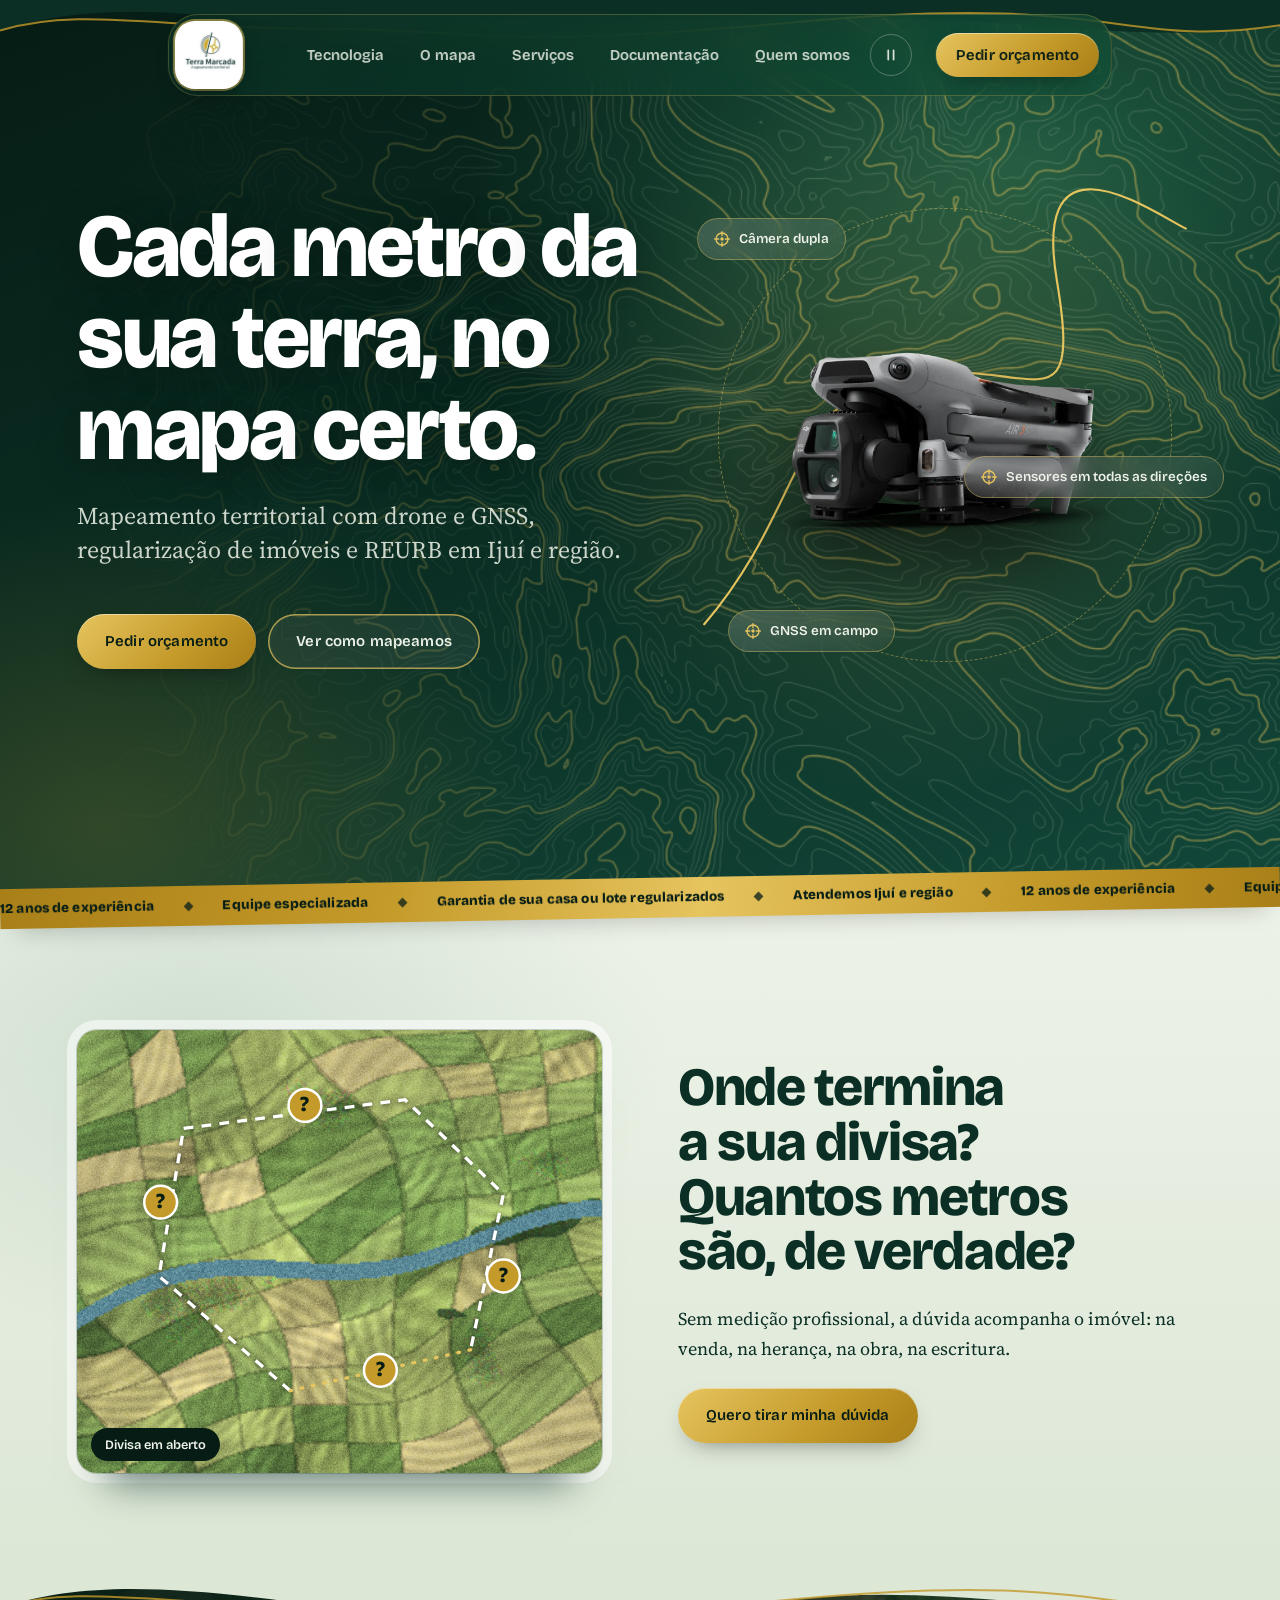
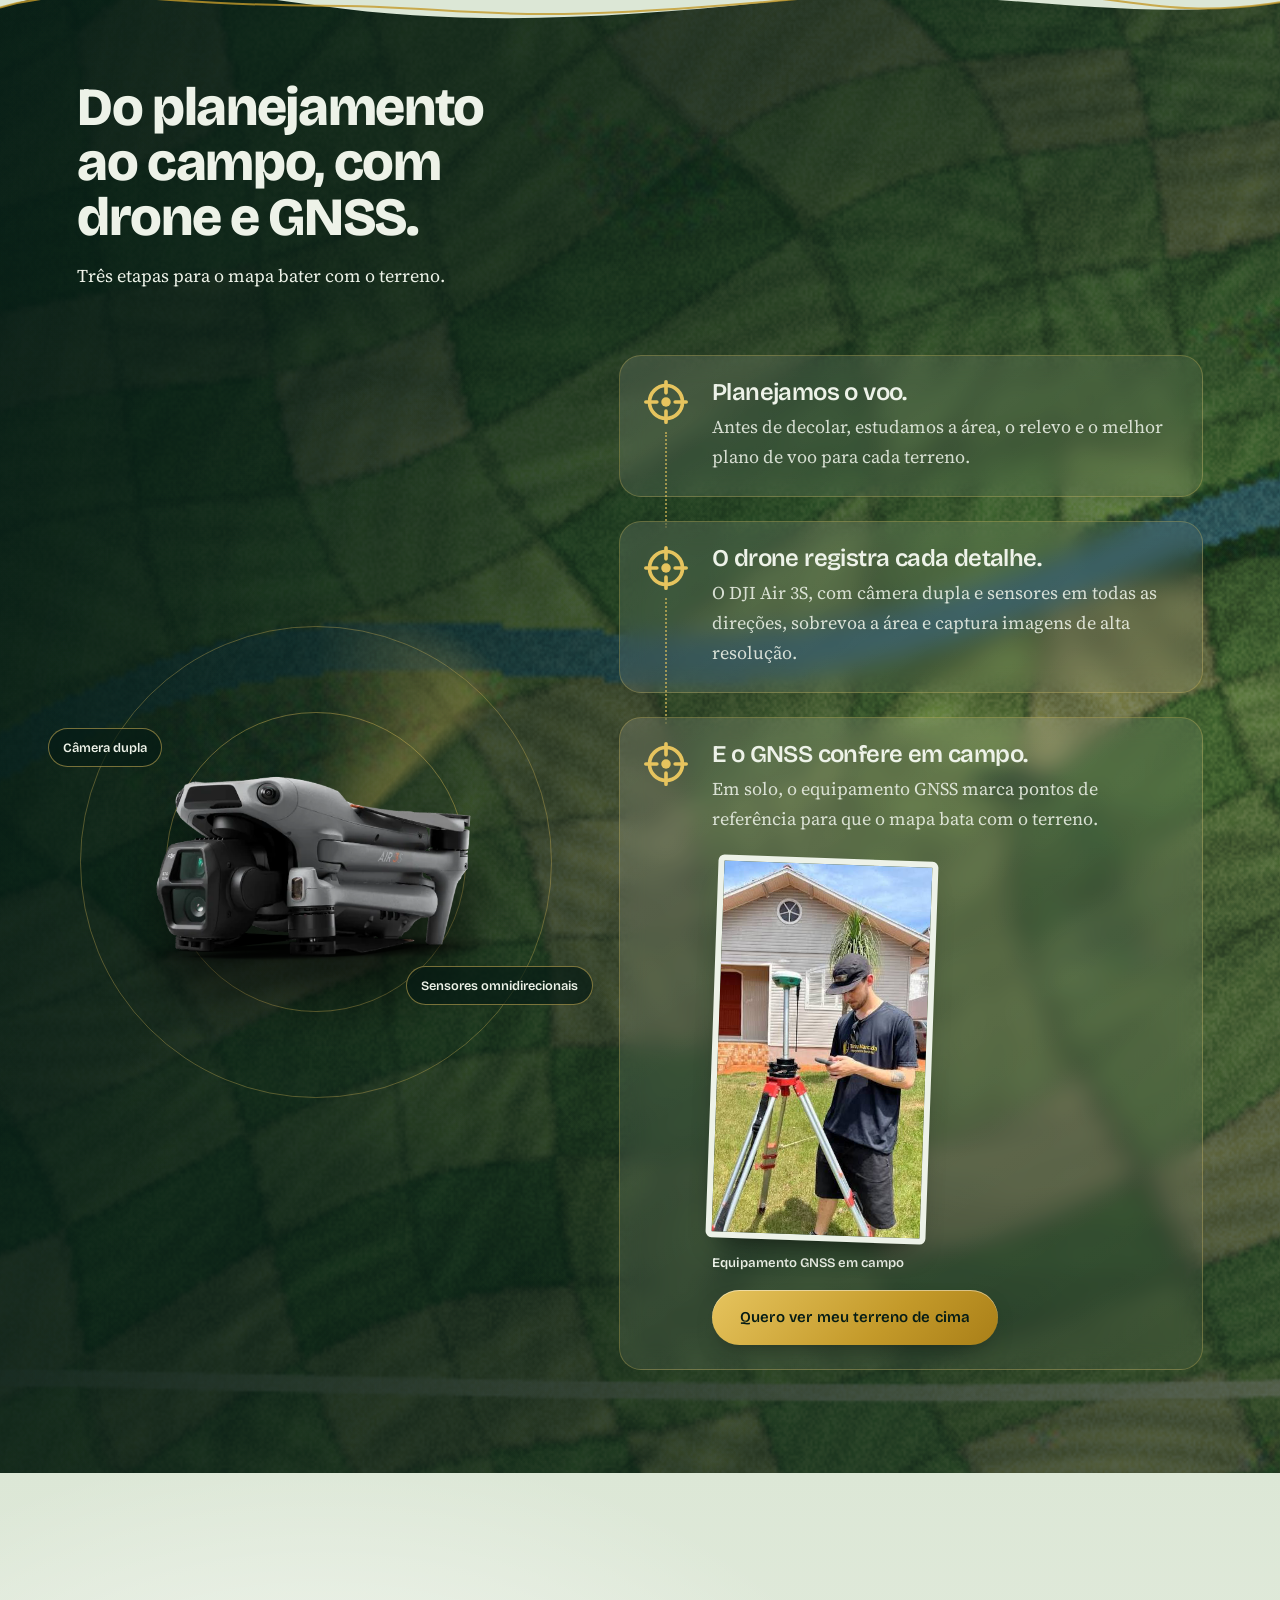
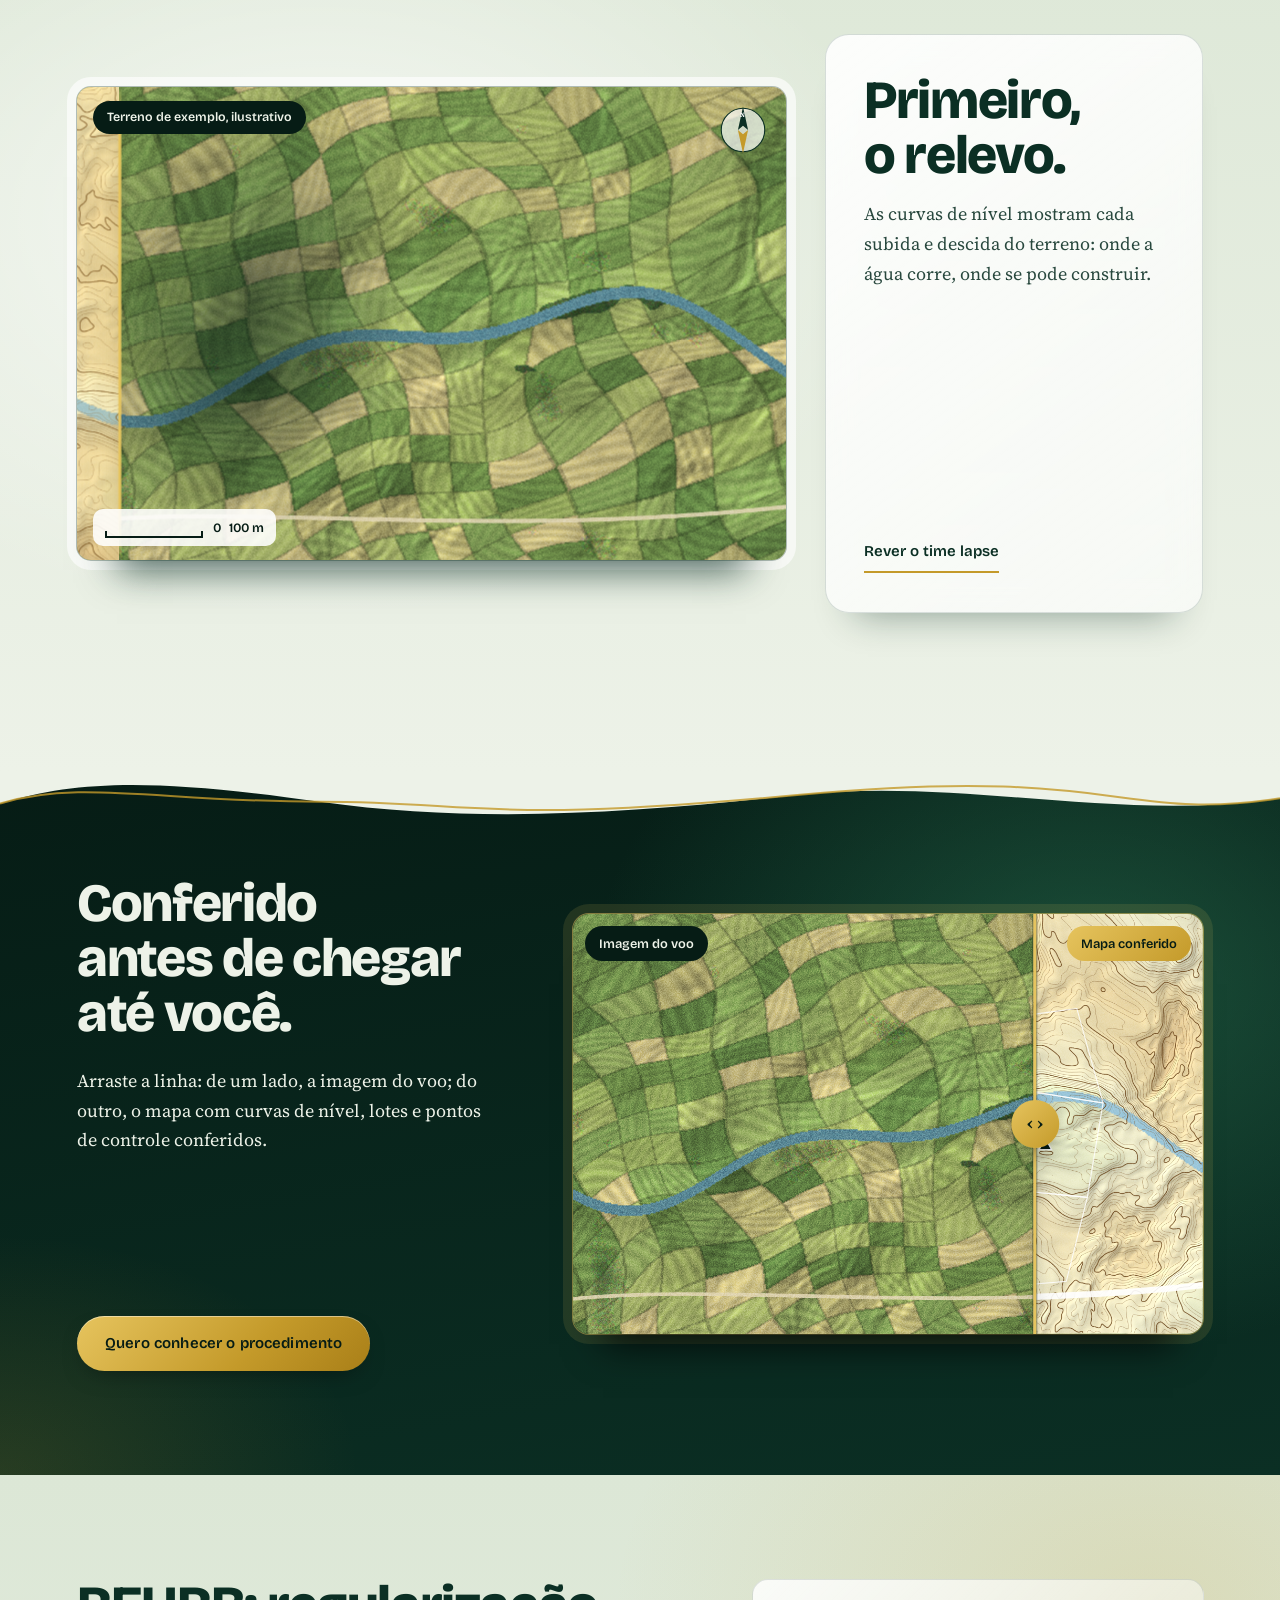
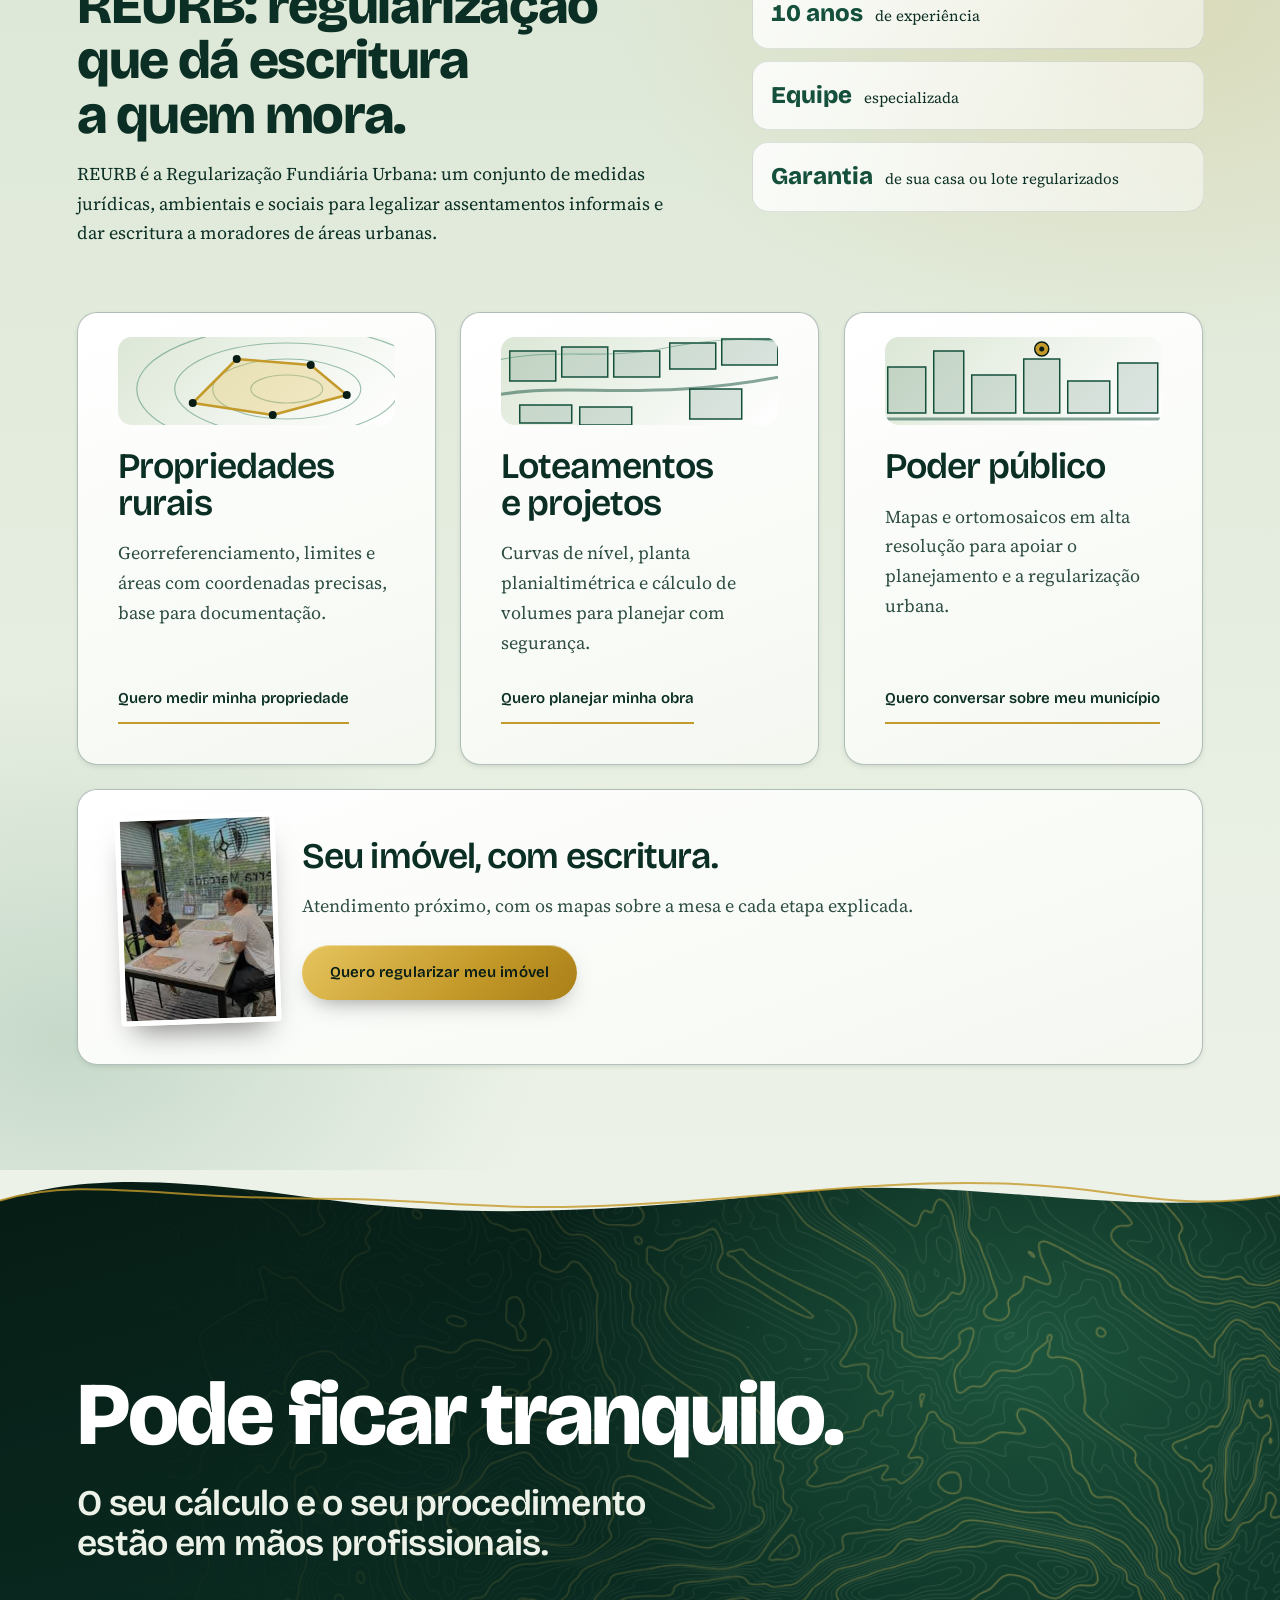
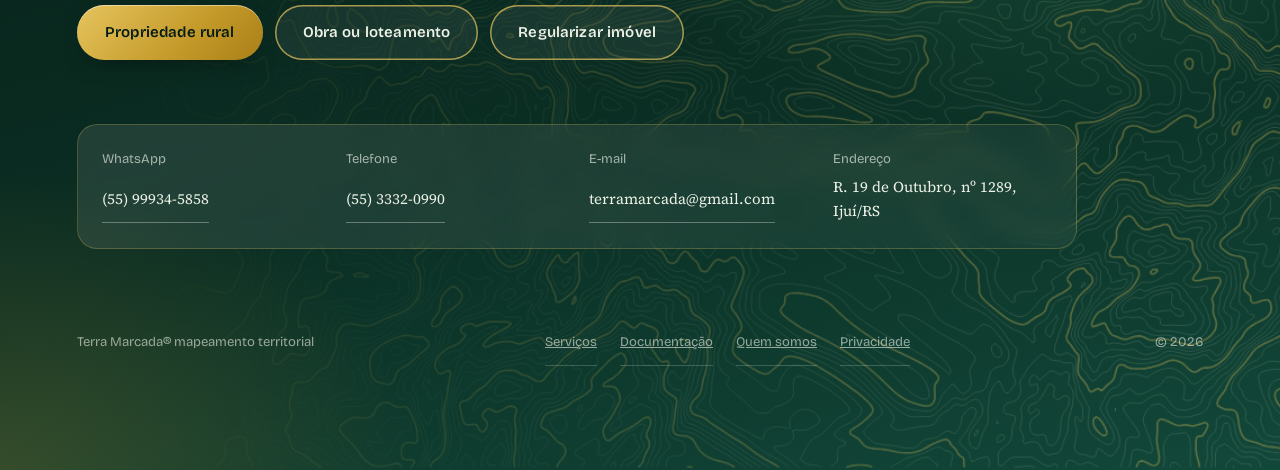
<file: index.html>
<!doctype html>
<html lang="pt-BR">
<head>
  <meta charset="utf-8">
  <meta name="viewport" content="width=device-width, initial-scale=1">
  <title>Terra Marcada | Mapeamento territorial em Ijuí</title>
  <script>
  /* Ao trocar de página pelo menu, abre sempre no topo. Só o botão Voltar restaura a posição anterior. */
  (function () { try {
    var n = performance.getEntriesByType('navigation')[0];
    if (!location.hash && (!n || n.type === 'navigate')) { scrollTo(0, 0); addEventListener('load', function () { if (!scrollY) return; scrollTo(0, 0); }); }
  } catch (e) { /* sem suporte: comportamento padrão */ } })();
</script>
  <script>
  /* Abertura com a logo: só na primeira visita da sessão, na página inicial, sem âncora e sem movimento reduzido. */
  (function () { try {
    var n = performance.getEntriesByType('navigation')[0], visto = false;
    try { visto = sessionStorage.getItem('terramarcada-intro') === '1'; } catch (e) { /* sem armazenamento */ }
    var reduz = matchMedia('(prefers-reduced-motion: reduce)').matches;
    if (!reduz && !visto && !location.hash && (!n || n.type !== 'back_forward')) document.documentElement.classList.add('com-intro');
  } catch (e) { /* sem suporte: o site abre direto */ } })();
</script>
  <meta name="description" content="Terra Marcada: mapeamento territorial com drone e GNSS em Ijuí e região. Georreferenciamento, relevo, regularização de imóveis e REURB, com cálculo e procedimento em mãos profissionais.">
  <meta name="theme-color" content="#061C15">
  <meta property="og:title" content="Terra Marcada | Mapeamento territorial em Ijuí">
  <meta property="og:description" content="Cada metro da sua terra, no mapa certo. Mapeamento com drone, GNSS e regularização de imóveis.">
  <meta property="og:image" content="assets/logo.png">
  <meta property="og:type" content="website">
  <meta property="og:locale" content="pt_BR">
  <link rel="icon" href="assets/logo.png">
  <link rel="preconnect" href="https://fonts.googleapis.com">
  <link rel="preconnect" href="https://fonts.gstatic.com" crossorigin>
  <link href="https://fonts.googleapis.com/css2?family=Bricolage+Grotesque:opsz,wght@12..96,400;12..96,600;12..96,800&family=Source+Serif+4:opsz,wght@8..60,400;8..60,600&display=swap" rel="stylesheet">
  <link rel="stylesheet" href="sites-incriveis.css">
  <link rel="stylesheet" href="site.css">
<script type="application/ld+json">
{"@context":"https://schema.org","@type":"LocalBusiness","name":"Terra Marcada","description":"Mapeamento territorial com drone e GNSS, regularização de imóveis e REURB em Ijuí e região.","telephone":"+55 55 3332-0990","email":"terramarcada@gmail.com","image":"assets/logo.png","address":{"@type":"PostalAddress","streetAddress":"R. 19 de Outubro, 1289","addressLocality":"Ijuí","addressRegion":"RS","addressCountry":"BR"},"areaServed":"Ijuí e região"}
</script>
<noscript><style>[data-fx]{opacity:1!important;transform:none!important}.terra-cv{display:none}.fx-etapa{opacity:1!important;visibility:visible!important}</style></noscript>
</head>
<body>
<a class="pular" href="#conteudo">Pular para o conteúdo</a>
<!-- Abertura: animação curta da logo (some sozinha, ou com clique/Esc) -->
<div class="intro" id="intro" aria-hidden="true">
  <div class="intro-cena">
    <i class="intro-onda"></i><i class="intro-onda"></i>
    <svg class="intro-anel" viewBox="0 0 100 100"><circle cx="50" cy="50" r="47" pathLength="1"/><g class="marcas"><path pathLength="1" d="M50 3V-8"/><path pathLength="1" d="M50 97V108"/><path pathLength="1" d="M3 50H-8"/><path pathLength="1" d="M97 50H108"/></g></svg>
    <div class="intro-logo"><img src="assets/logo.png" alt="" width="256" height="256"></div>
  </div>
</div>
<script>
  (function () {
    var el = document.getElementById('intro'), raiz = document.documentElement;
    if (!el) return;
    if (!raiz.classList.contains('com-intro')) { el.parentNode.removeChild(el); return; }
    el.classList.add('on');
    var feito = false, timer;
    function resto() { return [].slice.call(document.body.children).filter(function (c) { return c !== el; }); }
    function travar() { if (!feito) resto().forEach(function (c) { c.inert = true; }); }   // o teclado não entra no site por baixo da abertura
    travar(); document.addEventListener('DOMContentLoaded', travar);
    function fim() {
      if (feito) return; feito = true; clearTimeout(timer);
      try { sessionStorage.setItem('terramarcada-intro', '1'); } catch (e) { /* sem armazenamento */ }
      el.classList.add('saindo');
      resto().forEach(function (c) { c.inert = false; });
      raiz.classList.remove('com-intro');                          // libera a entrada do hero enquanto a abertura se desfaz
      setTimeout(function () { if (el.parentNode) el.parentNode.removeChild(el); }, 800);
    }
    timer = setTimeout(fim, 2300);
    el.addEventListener('click', fim);
    addEventListener('keydown', function (e) { if (e.key === 'Escape') fim(); });
  })();
</script>


<!-- Navegação -->
<header class="nav" id="nav">
  <a href="#terra" class="nav-logo" aria-label="Terra Marcada, início"><img src="assets/logo.png" alt="Terra Marcada" width="447" height="447"></a>
  <nav class="nav-links" id="menu" aria-label="Principal">
    <a href="#voo">Tecnologia</a>
    <a href="#mapa">O mapa</a>
    <a href="servicos.html">Serviços</a>
    <a href="documentacao.html">Documentação</a>
    <a href="sobre.html">Quem somos</a>
  </nav>
  <a class="btn btn-sm" data-wa="Olá, Terra Marcada! Gostaria de um orçamento." href="https://wa.me/5555999345858">Pedir orçamento</a>
  <button type="button" class="burger" id="burger" aria-label="Abrir menu" aria-expanded="false" aria-controls="menu"><span></span><span></span></button>
</header>

<a class="wa-pill" id="waPill" data-wa="Olá, Terra Marcada! Gostaria de um orçamento." href="https://wa.me/5555999345858">
  <svg viewBox="0 0 24 24" width="18" height="18" aria-hidden="true"><path d="M12 3a9 9 0 00-7.7 13.6L3 21l4.5-1.2A9 9 0 1012 3z" fill="none" stroke="currentColor" stroke-width="1.8" stroke-linejoin="round"/><path d="M9 8.5c.4 3 2.6 5.3 5.7 6.2l1.2-1.4-2-1-.9.8a4.6 4.6 0 01-2.6-2.6l.8-.9-1-2z" fill="currentColor"/></svg>
  WhatsApp
</a>

<main id="conteudo" tabindex="-1">

<!-- 1 · TERRA -->
<section class="hero escuro" id="terra">
  <div class="hero-bg" aria-hidden="true">
    <canvas data-terra="lines" class="terra-cv hero-linhas"></canvas>
    <div class="hero-brilho"></div>
  </div>
  <div class="hero-grade">
    <div class="hero-txt">
      <h1 data-fx="palavras" data-fx-duracao="900">Cada metro da sua terra, no mapa certo.</h1>
      <p class="sub" data-fx="subir" data-fx-atraso="900">Mapeamento territorial com drone e GNSS, regularização de imóveis e REURB em Ijuí e região.</p>
      <div class="acoes" data-fx="subir" data-fx-atraso="1100">
        <a class="btn" data-wa="Olá, Terra Marcada! Gostaria de um orçamento." href="https://wa.me/5555999345858">Pedir orçamento</a>
        <a class="btn btn-vazado" href="#voo">Ver como mapeamos</a>
      </div>
    </div>
    <div class="hero-vis" aria-hidden="false">
      <svg class="rota" viewBox="0 0 600 600" aria-hidden="true"><path d="M20 520 C 140 380, 120 250, 260 230 S 460 300, 430 120 S 540 40, 580 60" pathLength="1"/></svg>
      <div class="ping"><i></i><i></i><i></i></div>
      <div class="anel"></div>
      <img src="assets/drone-dji-air-3s.webp" alt="Drone DJI Air 3S" width="720" height="720" class="hero-drone" fetchpriority="high">
      <span class="ficha f1">Câmera dupla</span>
      <span class="ficha f2">Sensores em todas as direções</span>
      <span class="ficha f3">GNSS em campo</span>
    </div>
  </div>
</section>

<!-- Faixa -->
<div class="faixa" aria-label="Diferenciais da Terra Marcada">
  <div class="faixa-trilho">
    <ul class="faixa-lista"><li>12 anos de experiência</li><li>Equipe especializada</li><li>Garantia de sua casa ou lote regularizados</li><li>Atendemos Ijuí e região</li><li>12 anos de experiência</li><li>Equipe especializada</li><li>Garantia de sua casa ou lote regularizados</li><li>Atendemos Ijuí e região</li><li>12 anos de experiência</li><li>Equipe especializada</li><li>Garantia de sua casa ou lote regularizados</li><li>Atendemos Ijuí e região</li></ul>
    <ul class="faixa-lista" aria-hidden="true"><li>12 anos de experiência</li><li>Equipe especializada</li><li>Garantia de sua casa ou lote regularizados</li><li>Atendemos Ijuí e região</li><li>12 anos de experiência</li><li>Equipe especializada</li><li>Garantia de sua casa ou lote regularizados</li><li>Atendemos Ijuí e região</li><li>12 anos de experiência</li><li>Equipe especializada</li><li>Garantia de sua casa ou lote regularizados</li><li>Atendemos Ijuí e região</li></ul>
  </div>
</div>

<!-- 2 · O PROBLEMA -->
<section class="cena claro problema" id="problema">
  <div class="grade">
    <figure class="moldura" data-fx="esquerda">
      <canvas data-terra="aerial" data-crop="300,130,640,540" class="terra-cv" aria-hidden="true"></canvas>
      <svg viewBox="300 130 640 540" role="img" aria-label="Terreno visto de cima com a divisa interrompida e medidas desconhecidas">
        <path class="aberta" d="M430 250 L700 215 L820 330 L780 520"/>
        <path class="aberta" d="M560 570 L400 430 L430 250"/>
        <path class="lacuna" d="M780 520 L560 570"/>
        <g class="duv"><circle cx="670" cy="545" r="20"/><text x="670" y="552" text-anchor="middle">?</text></g>
        <g class="duv d2"><circle cx="578" cy="222" r="20"/><text x="578" y="229" text-anchor="middle">?</text></g>
        <g class="duv d3"><circle cx="820" cy="430" r="20"/><text x="820" y="437" text-anchor="middle">?</text></g>
        <g class="duv d4"><circle cx="402" cy="340" r="20"/><text x="402" y="347" text-anchor="middle">?</text></g>
      </svg>
      <figcaption>Divisa em aberto</figcaption>
    </figure>
    <div class="col-txt">
      <h2 data-fx="direita">Onde termina a sua divisa? Quantos metros são, de verdade?</h2>
      <p data-fx="direita" data-fx-atraso="150">Sem medição profissional, a dúvida acompanha o imóvel: na venda, na herança, na obra, na escritura.</p>
      <a class="btn" data-fx="surgir" data-fx-atraso="300" data-wa="Olá, Terra Marcada! Tenho uma dúvida sobre a divisa e a área do meu terreno." href="https://wa.me/5555999345858">Quero tirar minha dúvida</a>
    </div>
  </div>
</section>

<!-- 3 · O VOO -->
<section class="voo escuro" id="voo" data-curva="areia-2">
  <div class="voo-bg" aria-hidden="true">
    <div class="voo-pan" data-fx-paralaxe="0.08"><canvas data-terra="aerial" class="terra-cv"></canvas></div>
    <div class="voo-veu"></div>
  </div>
  <div class="voo-in">
    <header class="voo-topo">
      <h2 data-fx="subir">Do planejamento ao campo, com drone e GNSS.</h2>
      <p class="lead" data-fx="subir" data-fx-atraso="100">Três etapas para o mapa bater com o terreno.</p>
    </header>
    <div class="voo-corpo">
      <div class="drone-cena" data-fx="crescer">
        <div class="radar"><i></i><i></i></div>
        <img src="assets/drone-dji-air-3s.webp" alt="Drone DJI Air 3S sobrevoando a área" width="720" height="720" class="drone">
        <span class="chama c1">Câmera dupla</span>
        <span class="chama c2">Sensores omnidirecionais</span>
      </div>
      <ol class="rota-passos">
        <li class="passo-v" data-fx="direita">
          <h3>Planejamos o voo.</h3>
          <p>Antes de decolar, estudamos a área, o relevo e o melhor plano de voo para cada terreno.</p>
        </li>
        <li class="passo-v" data-fx="direita" data-fx-atraso="120">
          <h3>O drone registra cada detalhe.</h3>
          <p>O DJI Air 3S, com câmera dupla e sensores em todas as direções, sobrevoa a área e captura imagens de alta resolução.</p>
        </li>
        <li class="passo-v" data-fx="direita" data-fx-atraso="240">
          <h3>E o GNSS confere em campo.</h3>
          <p>Em solo, o equipamento GNSS marca pontos de referência para que o mapa bata com o terreno.</p>
          <figure class="foto-campo">
            <img src="assets/campo-gnss.jpg" alt="Técnico da Terra Marcada operando equipamento GNSS sobre tripé, em campo" width="335" height="597" loading="lazy" decoding="async">
            <figcaption>Equipamento GNSS em campo</figcaption>
          </figure>
          <a class="btn" data-wa="Olá, Terra Marcada! Quero ver o meu terreno de cima, com mapeamento por drone." href="https://wa.me/5555999345858">Quero ver meu terreno de cima</a>
        </li>
      </ol>
    </div>
  </div>
</section>

<!-- 4 · O MAPA SE FORMA (PICO): time lapse que toca sozinho -->
<section class="pico claro" id="mapa" data-passo="1">
  <div class="pico-grade">
    <div class="prancha" id="prancha">
      <div class="prancha-in">
        <canvas data-terra="aerial" class="terra-cv base"></canvas>
        <div class="nuvens" aria-hidden="true"><i></i><i></i></div>
        <div class="prancha-mapa" id="pranchaMapa"><canvas data-terra="map" class="terra-cv"></canvas></div>
        <div class="scan" id="scan"></div>
        <svg class="cad" id="cad" viewBox="0 0 1200 800" role="img" aria-label="Carta topográfica de um terreno de exemplo, com curvas de nível, lotes, limites e marcos"></svg>
      </div>
      <svg class="rosa" viewBox="0 0 80 80" aria-hidden="true"><circle cx="40" cy="40" r="30" fill="rgba(255,255,255,.7)" stroke="#0B2F24" stroke-width="1.5"/><path d="M40 8 L47 40 L40 34 L33 40 Z" fill="#0B2F24"/><path d="M40 72 L47 40 L40 46 L33 40 Z" fill="#C49A2A"/><text x="40" y="22" text-anchor="middle" font-size="9" font-weight="800" fill="#fff">N</text></svg>
      <div class="escala" aria-hidden="true"><i></i><span>0</span><span>100 m</span></div>
      <span class="selo">Terreno de exemplo, ilustrativo</span>
    </div>
    <div class="painel-vidro claro-vidro leg-pico">
      <div class="etapas">
        <div class="fx-etapa">
          <h2>Primeiro, o relevo.</h2>
          <p>As curvas de nível mostram cada subida e descida do terreno: onde a água corre, onde se pode construir.</p>
        </div>
        <div class="fx-etapa">
          <h2>Depois, os limites.</h2>
          <p>Os marcos recebem coordenadas e a divisa fecha, ponto a ponto, no lugar certo.</p>
        </div>
        <div class="fx-etapa">
          <h2>Agora dá para ver cada metro.</h2>
          <p>Área, perímetro e confrontações, prontos para projeto, venda ou documentação.</p>
          <dl class="entrega" id="entrega">
            <div><dt>Área</dt><dd><span id="eArea">0</span> ha</dd></div>
            <div><dt>Perímetro</dt><dd><span id="ePer">0</span> m</dd></div>
            <div><dt>Marcos</dt><dd>6</dd></div>
          </dl>
          <a class="btn" data-wa="Olá, Terra Marcada! Quero um mapa da minha área, com limites e curvas de nível." href="https://wa.me/5555999345858">Quero esse mapa da minha área</a>
        </div>
      </div>
      <button type="button" class="rever" id="rever">Rever o time lapse</button>
    </div>
  </div>
</section>

<!-- 5 · O RIGOR -->
<section class="cena rigor escuro" id="rigor" data-curva="areia">
  <div class="grade grade-rigor">
    <div class="col-txt">
      <h2 data-fx="subir">Conferido antes de chegar até você.</h2>
      <p data-fx="subir" data-fx-atraso="120">Arraste a linha: de um lado, a imagem do voo; do outro, o mapa com curvas de nível, lotes e pontos de controle conferidos.</p>
      <ul class="checks" data-fx="subir" data-fx-atraso="240">
        <li>Equipamento GNSS em campo</li>
        <li>Pontos de controle sobre o terreno</li>
        <li>Equipe especializada em cada etapa</li>
      </ul>
      <a class="btn" data-fx="surgir" data-fx-atraso="360" data-wa="Olá, Terra Marcada! Quero conhecer o procedimento de vocês." href="https://wa.me/5555999345858">Quero conhecer o procedimento</a>
    </div>
    <div class="regua" id="regua" data-fx="crescer">
      <canvas data-terra="aerial" class="terra-cv cam" aria-hidden="true"></canvas>
      <div class="cam cam-mapa">
        <canvas data-terra="map" class="terra-cv" aria-hidden="true"></canvas>
        <svg class="cad cad-fixo" id="cadFixo" viewBox="0 0 1200 800" aria-hidden="true"></svg>
      </div>
      <span class="tag tag-e">Imagem do voo</span>
      <span class="tag tag-d">Mapa conferido</span>
      <i class="puxador" id="puxador" aria-hidden="true"><b>&lsaquo; &rsaquo;</b></i>
      <input type="range" min="4" max="96" value="50" id="reguaIn" class="regua-in" aria-label="Comparar imagem do voo e mapa conferido">
    </div>
  </div>
</section>

<!-- 6 · REURB E SERVIÇOS -->
<section class="servicos claro" id="servicos" data-curva="floresta">
  <div class="srv-in">
    <div class="reurb-bloco">
      <div>
        <h2 data-fx="subir">REURB: regularização que dá escritura a quem mora.</h2>
        <p data-fx="subir" data-fx-atraso="100">REURB é a Regularização Fundiária Urbana: um conjunto de medidas jurídicas, ambientais e sociais para legalizar assentamentos informais e dar escritura a moradores de áreas urbanas.</p>
      </div>
      <ul class="fatos" data-fx="subir" data-fx-atraso="150">
        <li><strong><span data-fx="contar" data-fx-fim="12">12</span> anos</strong>de experiência</li>
        <li><strong>Equipe</strong>especializada</li>
        <li><strong>Garantia</strong>de sua casa ou lote regularizados</li>
      </ul>
    </div>
    <div class="srv-grade">
      <div data-fx="subir" data-fx-atraso="0"><article class="cartao">
        <svg class="cartao-arte" viewBox="0 0 320 88" preserveAspectRatio="xMidYMid slice" aria-hidden="true"><g class="ct"><ellipse cx="190" cy="52" rx="150" ry="62"/><ellipse cx="190" cy="52" rx="112" ry="46"/><ellipse cx="190" cy="52" rx="74" ry="30"/><ellipse cx="190" cy="52" rx="36" ry="14"/></g><polygon class="lt" points="96,66 140,22 214,28 250,58 176,78"/><g class="vt"><circle cx="96" cy="66" r="4"/><circle cx="140" cy="22" r="4"/><circle cx="214" cy="28" r="4"/><circle cx="250" cy="58" r="4"/><circle cx="176" cy="78" r="4"/></g></svg>
        <h3>Propriedades rurais</h3>
        <p>Georreferenciamento, limites e áreas com coordenadas precisas, base para documentação.</p>
        <a class="mais" data-wa="Olá, Terra Marcada! Tenho uma propriedade rural e quero georreferenciar." href="https://wa.me/5555999345858">Quero medir minha propriedade</a>
      </article></div>
      <div data-fx="subir" data-fx-atraso="100"><article class="cartao">
        <svg class="cartao-arte" viewBox="0 0 320 88" preserveAspectRatio="xMidYMid slice" aria-hidden="true"><path class="rd2" d="M0 62 C80 40 160 70 320 36"/><g class="lt2"><rect x="30" y="14" width="46" height="30"/><rect x="82" y="10" width="46" height="30"/><rect x="134" y="14" width="46" height="26"/><rect x="190" y="6" width="46" height="26"/><rect x="242" y="2" width="56" height="26"/><rect x="40" y="68" width="52" height="18"/><rect x="100" y="70" width="52" height="18"/><rect x="210" y="52" width="52" height="30"/></g><g class="ct"><path d="M0 28 C60 8 120 24 180 12 S280 0 320 8"/></g></svg>
        <h3>Loteamentos e projetos</h3>
        <p>Curvas de nível, planta planialtimétrica e cálculo de volumes para planejar com segurança.</p>
        <a class="mais" data-wa="Olá, Terra Marcada! Tenho uma obra ou loteamento e preciso de levantamento do terreno." href="https://wa.me/5555999345858">Quero planejar minha obra</a>
      </article></div>
      <div data-fx="subir" data-fx-atraso="200"><article class="cartao">
        <svg class="cartao-arte" viewBox="0 0 320 88" preserveAspectRatio="xMidYMid slice" aria-hidden="true"><g class="lt2"><rect x="24" y="30" width="38" height="46"/><rect x="70" y="14" width="30" height="62"/><rect x="108" y="38" width="44" height="38"/><rect x="160" y="22" width="36" height="54"/><rect x="204" y="44" width="42" height="32"/><rect x="254" y="26" width="40" height="50"/></g><path class="rd2" d="M0 82 H320"/><g class="pin"><circle cx="178" cy="12" r="7"/><circle cx="178" cy="12" r="2.5"/></g></svg>
        <h3>Poder público</h3>
        <p>Mapas e ortomosaicos em alta resolução para apoiar o planejamento e a regularização urbana.</p>
        <a class="mais" data-wa="Olá, Terra Marcada! Represento um órgão público e gostaria de conversar sobre mapeamento." href="https://wa.me/5555999345858">Quero conversar sobre meu município</a>
      </article></div>
      <div class="cartao-foto-wrap" data-fx="subir"><article class="cartao cartao-foto">
        <img src="assets/atendimento.jpg" alt="Atendimento na Terra Marcada, com mapas sobre a mesa" width="194" height="259" loading="lazy" decoding="async">
        <div>
          <h3>Seu imóvel, com escritura.</h3>
          <p>Atendimento próximo, com os mapas sobre a mesa e cada etapa explicada.</p>
          <a class="btn" data-wa="Olá, Terra Marcada! Quero regularizar meu imóvel (REURB)." href="https://wa.me/5555999345858">Quero regularizar meu imóvel</a>
        </div>
      </article></div>
    </div>
  </div>
</section>

<!-- 7 · CONTATO -->
<section class="cena final escuro" id="contato" data-curva="areia">
  <div class="final-bg" aria-hidden="true"><canvas data-terra="lines" class="terra-cv"></canvas></div>
  <div class="final-in">
    <h2 data-fx="palavras" data-fx-duracao="800">Pode ficar tranquilo.</h2>
    <p class="final-sub" data-fx="subir" data-fx-atraso="500">O seu cálculo e o seu procedimento estão em mãos profissionais.</p>
    <div class="escolhas" data-fx="subir" data-fx-atraso="650">
      <a class="btn" data-wa="Olá, Terra Marcada! Quero um orçamento para minha propriedade rural." href="https://wa.me/5555999345858">Propriedade rural</a>
      <a class="btn btn-vazado" data-wa="Olá, Terra Marcada! Quero um orçamento para obra ou loteamento." href="https://wa.me/5555999345858">Obra ou loteamento</a>
      <a class="btn btn-vazado" data-wa="Olá, Terra Marcada! Quero regularizar meu imóvel (REURB)." href="https://wa.me/5555999345858">Regularizar imóvel</a>
    </div>
    <dl class="contatos" data-fx="surgir" data-fx-atraso="800">
      <div><dt>WhatsApp</dt><dd><a data-wa="Olá, Terra Marcada! Gostaria de um orçamento." href="https://wa.me/5555999345858">(55) 99934-5858</a></dd></div>
      <div><dt>Telefone</dt><dd><a href="tel:+555533320990">(55) 3332-0990</a></dd></div>
      <div><dt>E-mail</dt><dd><a href="mailto:terramarcada@gmail.com">terramarcada@gmail.com</a></dd></div>
      <div><dt>Endereço</dt><dd>R. 19 de Outubro, nº 1289, Ijuí/RS</dd></div>
    </dl>
  </div>
  <footer class="rodape"><span>Terra Marcada® mapeamento territorial</span><span><a href="servicos.html">Serviços</a> &nbsp; <a href="documentacao.html">Documentação</a> &nbsp; <a href="sobre.html">Quem somos</a> &nbsp; <a href="privacidade.html">Privacidade</a></span><span>© <span id="ano">2026</span></span></footer>
</section>

</main>

<script src="config.js" defer></script>
<script src="terrain.js" defer></script>
<script src="sites-incriveis.js" defer></script>
<script src="site.js" defer></script>
<script src="topo.js" defer></script>
<script src="nav.js" defer></script>
</body>
</html>
</file>
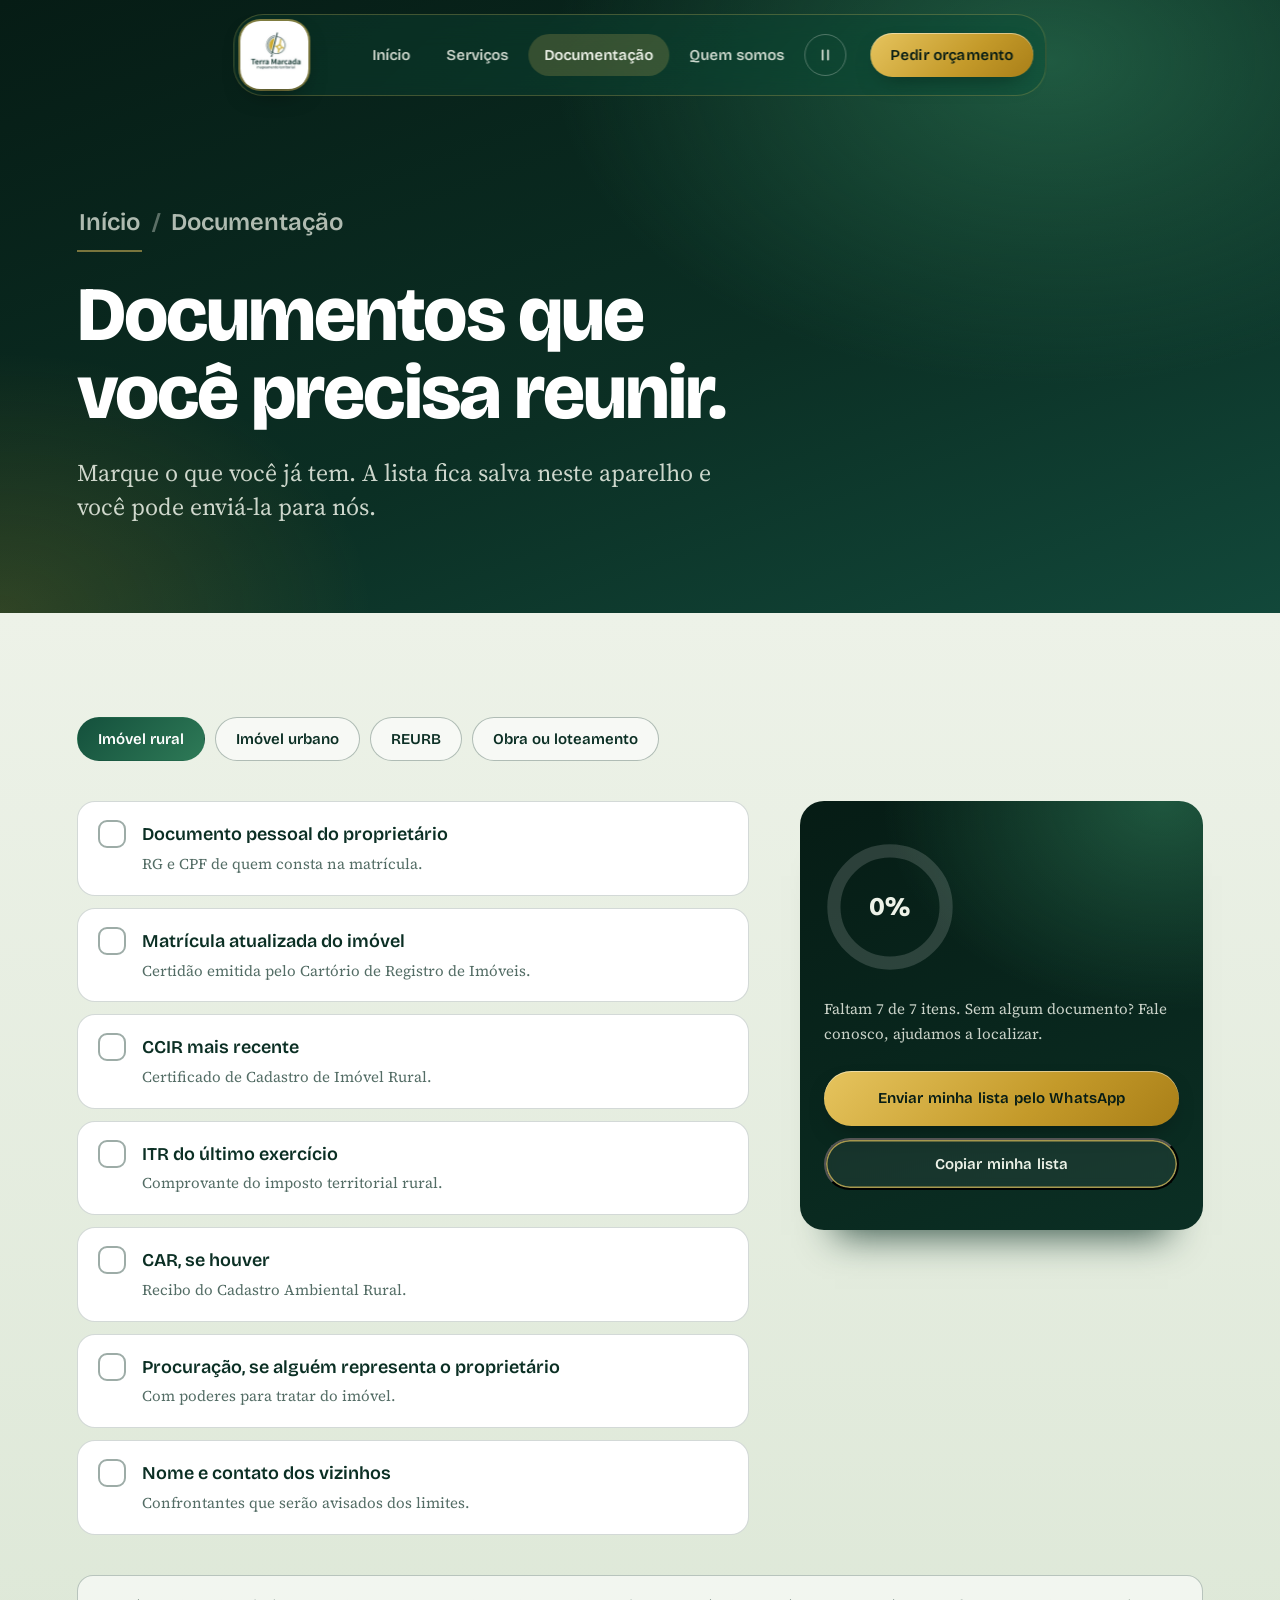
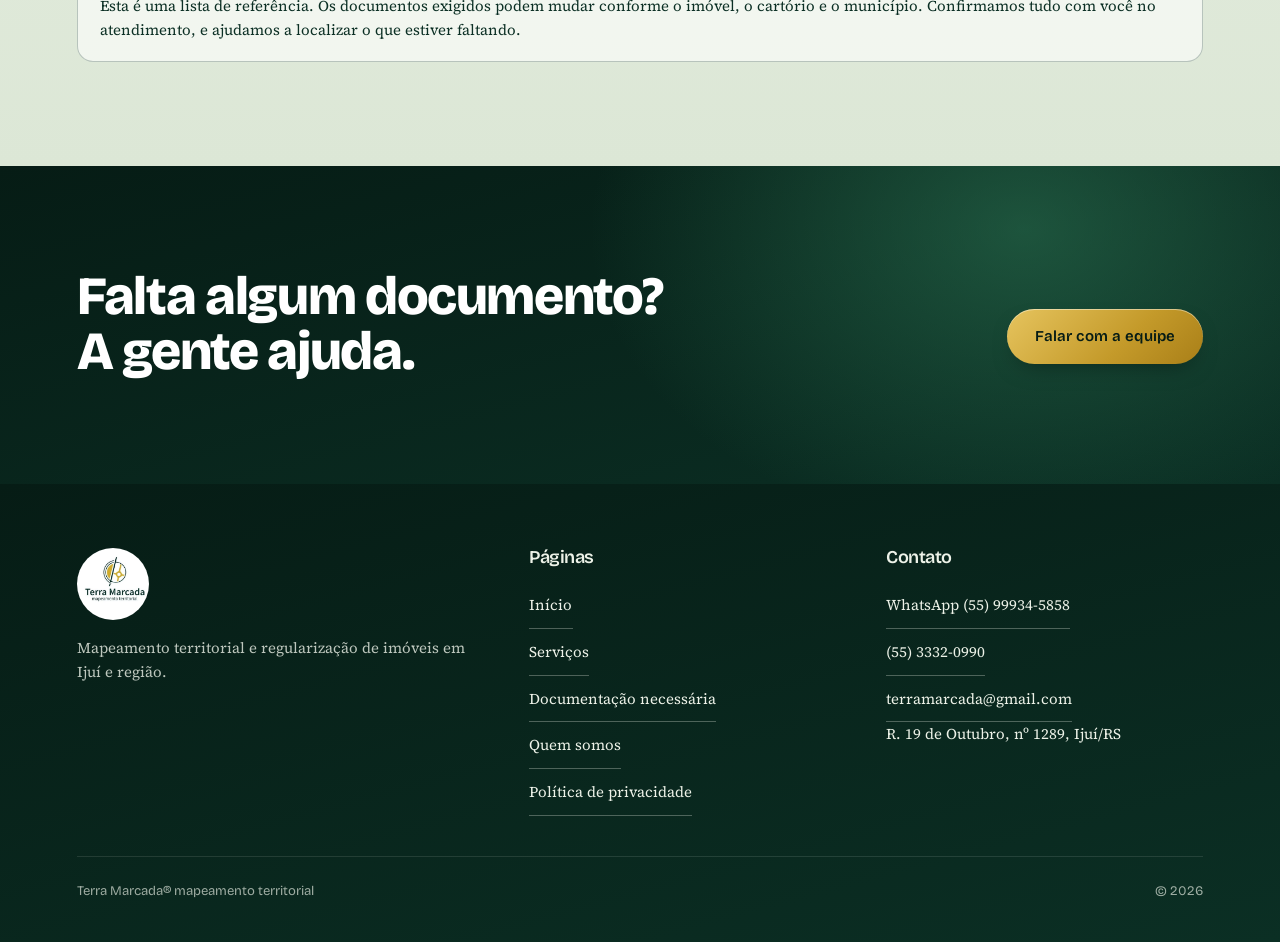
<file: documentacao.html>
<!doctype html>
<html lang="pt-BR">
<head>
  <meta charset="utf-8">
  <meta name="viewport" content="width=device-width, initial-scale=1">
  <title>Documentação necessária | Terra Marcada</title>
  <script>
  /* Ao trocar de página pelo menu, abre sempre no topo. Só o botão Voltar restaura a posição anterior. */
  (function () { try {
    var n = performance.getEntriesByType('navigation')[0];
    if (!location.hash && (!n || n.type === 'navigate')) { scrollTo(0, 0); addEventListener('load', function () { if (!scrollY) return; scrollTo(0, 0); }); }
  } catch (e) { /* sem suporte: comportamento padrão */ } })();
</script>
  <meta name="description" content="Lista de documentos para georreferenciamento, regularização de imóveis, REURB e obras. Marque o que você já tem e envie para a Terra Marcada.">
  <meta name="theme-color" content="#061C15">
  <meta property="og:image" content="assets/logo.png">
  <meta property="og:type" content="website">
  <meta property="og:locale" content="pt_BR">
  <link rel="icon" href="assets/logo.png">
  <link rel="preconnect" href="https://fonts.googleapis.com">
  <link rel="preconnect" href="https://fonts.gstatic.com" crossorigin>
  <link href="https://fonts.googleapis.com/css2?family=Bricolage+Grotesque:opsz,wght@12..96,400;12..96,600;12..96,800&family=Source+Serif+4:opsz,wght@8..60,400;8..60,600&display=swap" rel="stylesheet">
  <link rel="stylesheet" href="sites-incriveis.css">
  <link rel="stylesheet" href="site.css">
  <link rel="stylesheet" href="pages.css">
<noscript><style>[data-fx]{opacity:1!important;transform:none!important}.terra-cv{display:none}.fx-etapa{opacity:1!important;visibility:visible!important}</style></noscript>
</head>
<body class="pg" data-pagina="documentacao">
<a class="pular" href="#conteudo">Pular para o conteúdo</a>
<header class="nav" id="nav">
  <a href="index.html" class="nav-logo" aria-label="Terra Marcada, início"><img src="assets/logo.png" alt="Terra Marcada" width="447" height="447"></a>
  <nav class="nav-links" id="menu" aria-label="Principal">
    <a href="index.html">Início</a>
    <a href="servicos.html">Serviços</a>
    <a href="documentacao.html" aria-current="page">Documentação</a>
    <a href="sobre.html">Quem somos</a>
  </nav>
  <a class="btn btn-sm" data-wa="Olá, Terra Marcada! Gostaria de um orçamento." href="https://wa.me/5555999345858">Pedir orçamento</a>
  <button type="button" class="burger" id="burger" aria-label="Abrir menu" aria-expanded="false" aria-controls="menu"><span></span><span></span></button>
</header>
<main id="conteudo" tabindex="-1">
<section class="pg-hero escuro">
  <canvas data-terra="lines" class="terra-cv linhas" aria-hidden="true"></canvas>
  <div class="pg-hero-in">
    <p class="migalha"><a href="index.html">Início</a><span>/</span>Documentação</p>
    <h1 data-fx="palavras" data-fx-duracao="800">Documentos que você precisa reunir.</h1>
    <p data-fx="subir" data-fx-atraso="600">Marque o que você já tem. A lista fica salva neste aparelho e você pode enviá-la para nós.</p>
  </div>
</section>

<section class="bloco areia claro">
  <div class="bloco-in">
    <div class="escolha" role="group" aria-label="Situação do imóvel">
      <button type="button" class="chip" data-sit="rural" aria-pressed="true">Imóvel rural</button>
      <button type="button" class="chip" data-sit="urbano" aria-pressed="false">Imóvel urbano</button>
      <button type="button" class="chip" data-sit="reurb" aria-pressed="false">REURB</button>
      <button type="button" class="chip" data-sit="obra" aria-pressed="false">Obra ou loteamento</button>
    </div>
    <div class="doc-grade">
      <ul class="lista-doc" id="lista"></ul>
      <aside class="resumo" aria-live="polite">
        <div class="anel-prog"><svg viewBox="0 0 80 80" aria-hidden="true"><circle class="fundo" cx="40" cy="40" r="34"/><circle class="barra" id="barra" cx="40" cy="40" r="34"/></svg><b id="pct">0%</b></div>
        <p id="restam">Marque o que você já tem.</p>
        <a class="btn" id="enviarWa" data-wa="Olá, Terra Marcada!" href="https://wa.me/5555999345858">Enviar minha lista pelo WhatsApp</a>
        <button type="button" class="btn btn-vazado" id="copiar" data-msg="">Copiar minha lista</button>
      </aside>
    </div>
    <p class="aviso">Esta é uma lista de referência. Os documentos exigidos podem mudar conforme o imóvel, o cartório e o município. Confirmamos tudo com você no atendimento, e ajudamos a localizar o que estiver faltando.</p>
  </div>
</section>
<section class="chamada">
  <div class="chamada-in">
    <h2 data-fx="subir">Falta algum documento? A gente ajuda.</h2>
    <a class="btn" data-wa="Olá, Terra Marcada! Estou com dúvida sobre quais documentos preciso reunir." href="https://wa.me/5555999345858">Falar com a equipe</a>
  </div>
</section>
</main>
<footer class="foot">
  <div class="foot-in">
    <div>
      <span class="foot-logo"><img src="assets/logo.png" alt="Terra Marcada" width="447" height="447"></span>
      <p>Mapeamento territorial e regularização de imóveis em Ijuí e região.</p>
    </div>
    <div>
      <h3>Páginas</h3>
      <ul>
        <li><a href="index.html">Início</a></li>
        <li><a href="servicos.html">Serviços</a></li>
        <li><a href="documentacao.html">Documentação necessária</a></li>
        <li><a href="sobre.html">Quem somos</a></li>
        <li><a href="privacidade.html">Política de privacidade</a></li>
      </ul>
    </div>
    <div>
      <h3>Contato</h3>
      <ul>
        <li><a data-wa="Olá, Terra Marcada! Gostaria de um orçamento." href="https://wa.me/5555999345858">WhatsApp (55) 99934-5858</a></li>
        <li><a href="tel:+555533320990">(55) 3332-0990</a></li>
        <li><a href="mailto:terramarcada@gmail.com">terramarcada@gmail.com</a></li>
        <li>R. 19 de Outubro, nº 1289, Ijuí/RS</li>
      </ul>
    </div>
  </div>
  <div class="foot-fim"><span>Terra Marcada® mapeamento territorial</span><span>© <span id="ano">2026</span></span></div>
</footer>
<script src="config.js" defer></script>
<script src="terrain.js" defer></script>
<script src="sites-incriveis.js" defer></script>
<script src="paginas.js" defer></script>
<script src="topo.js" defer></script>
<script src="nav.js" defer></script>
</body>
</html>
</file>
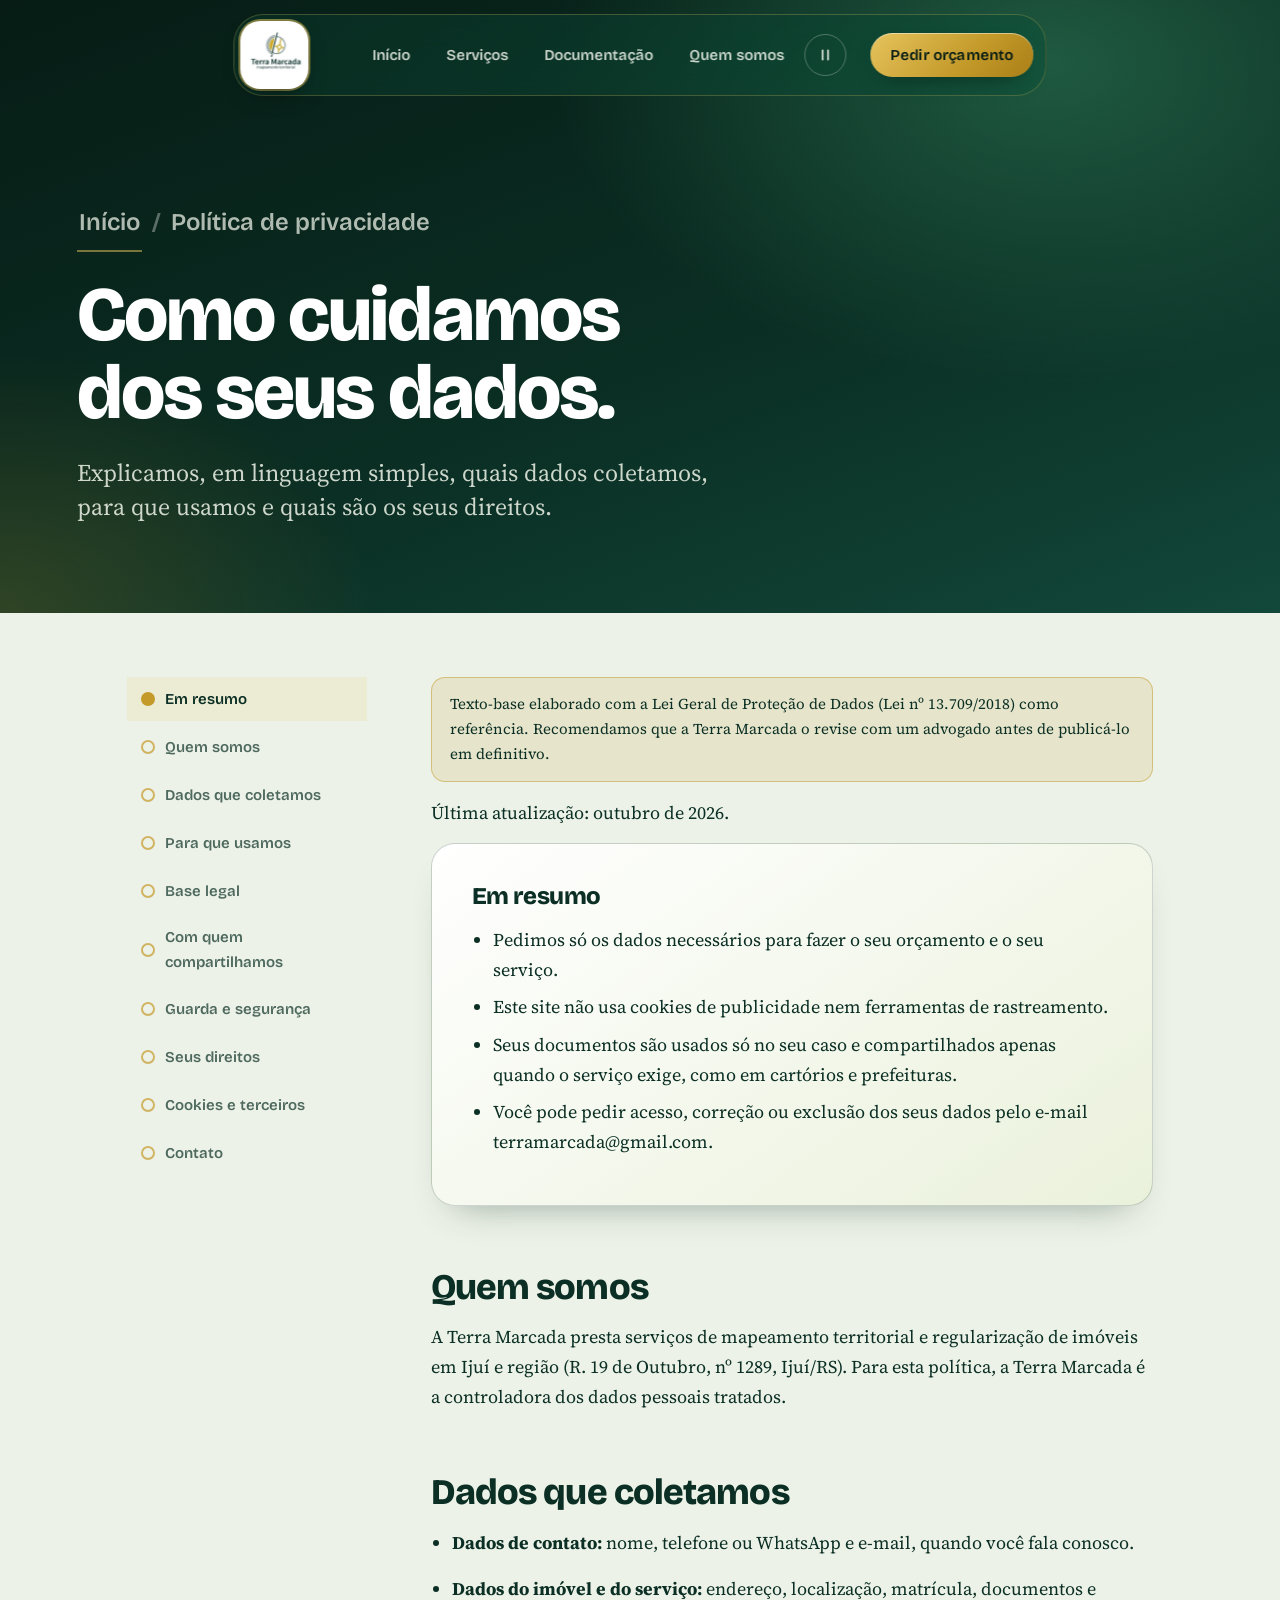
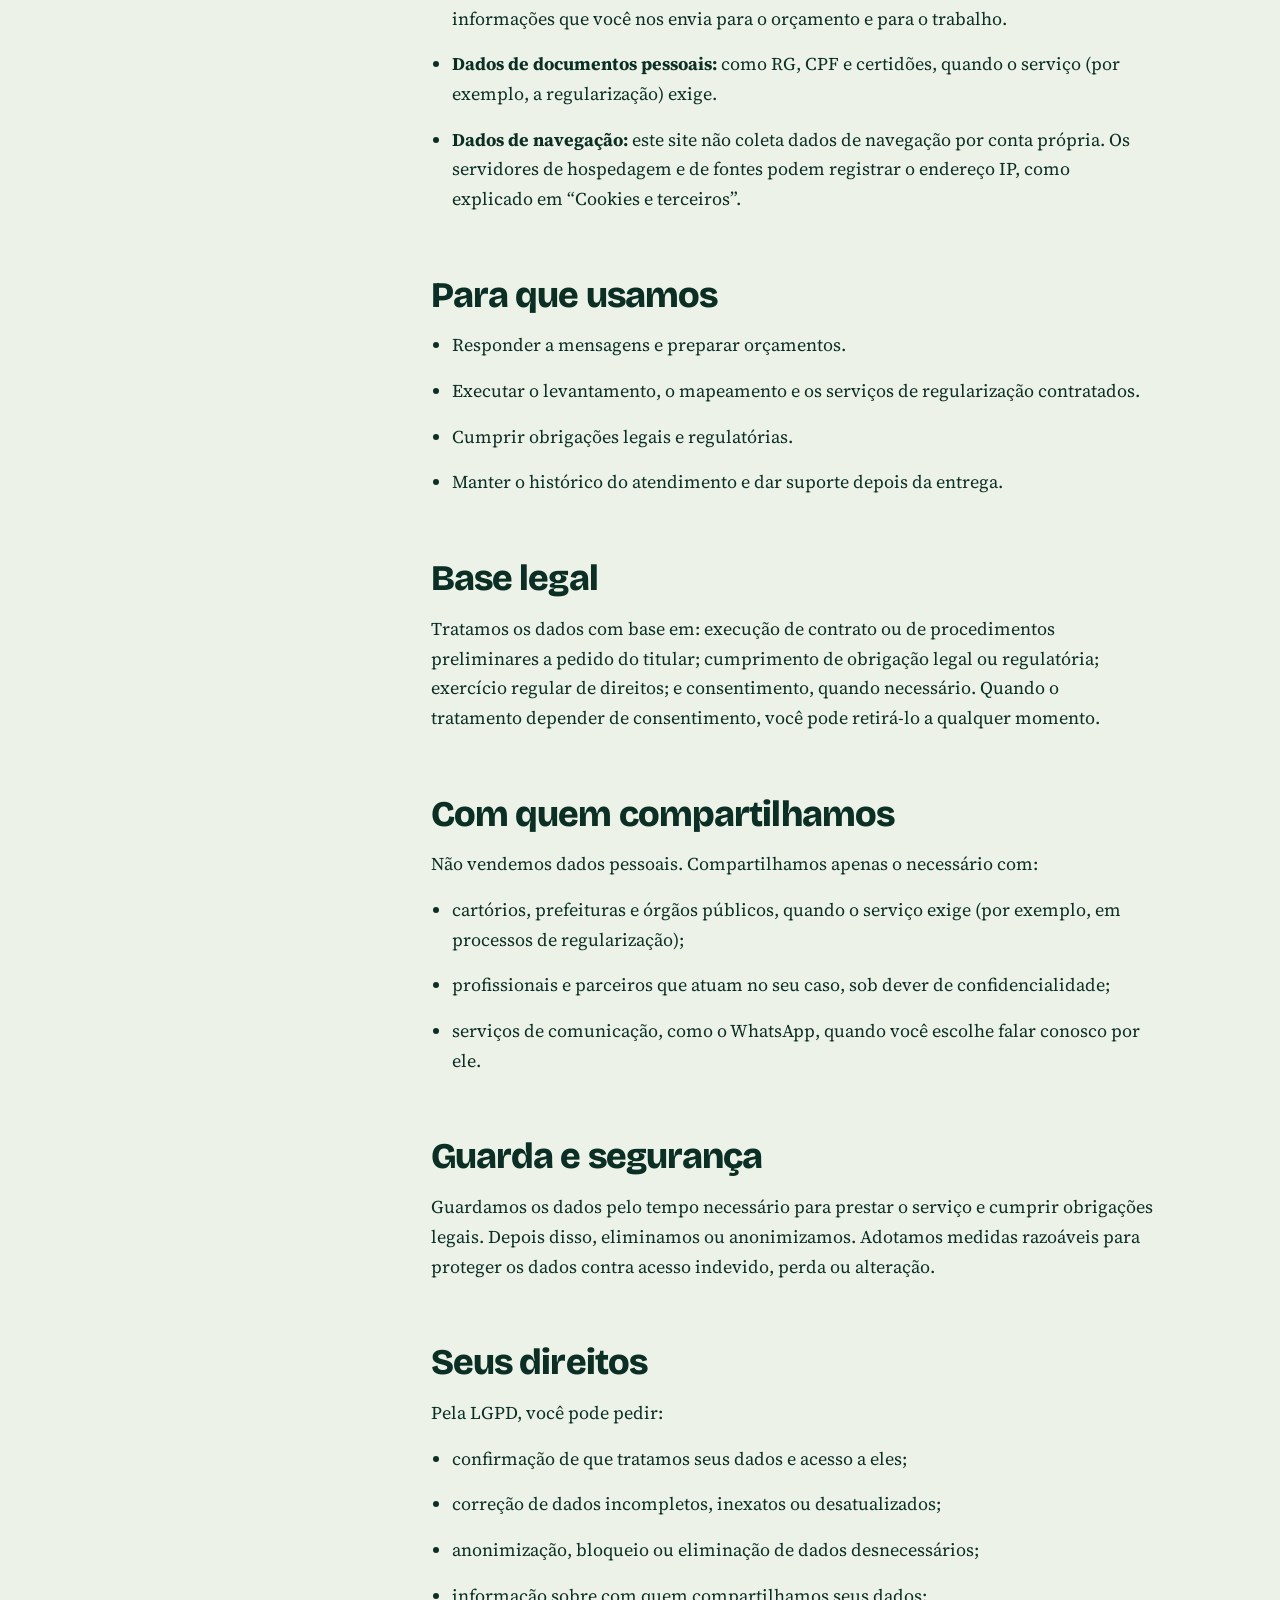
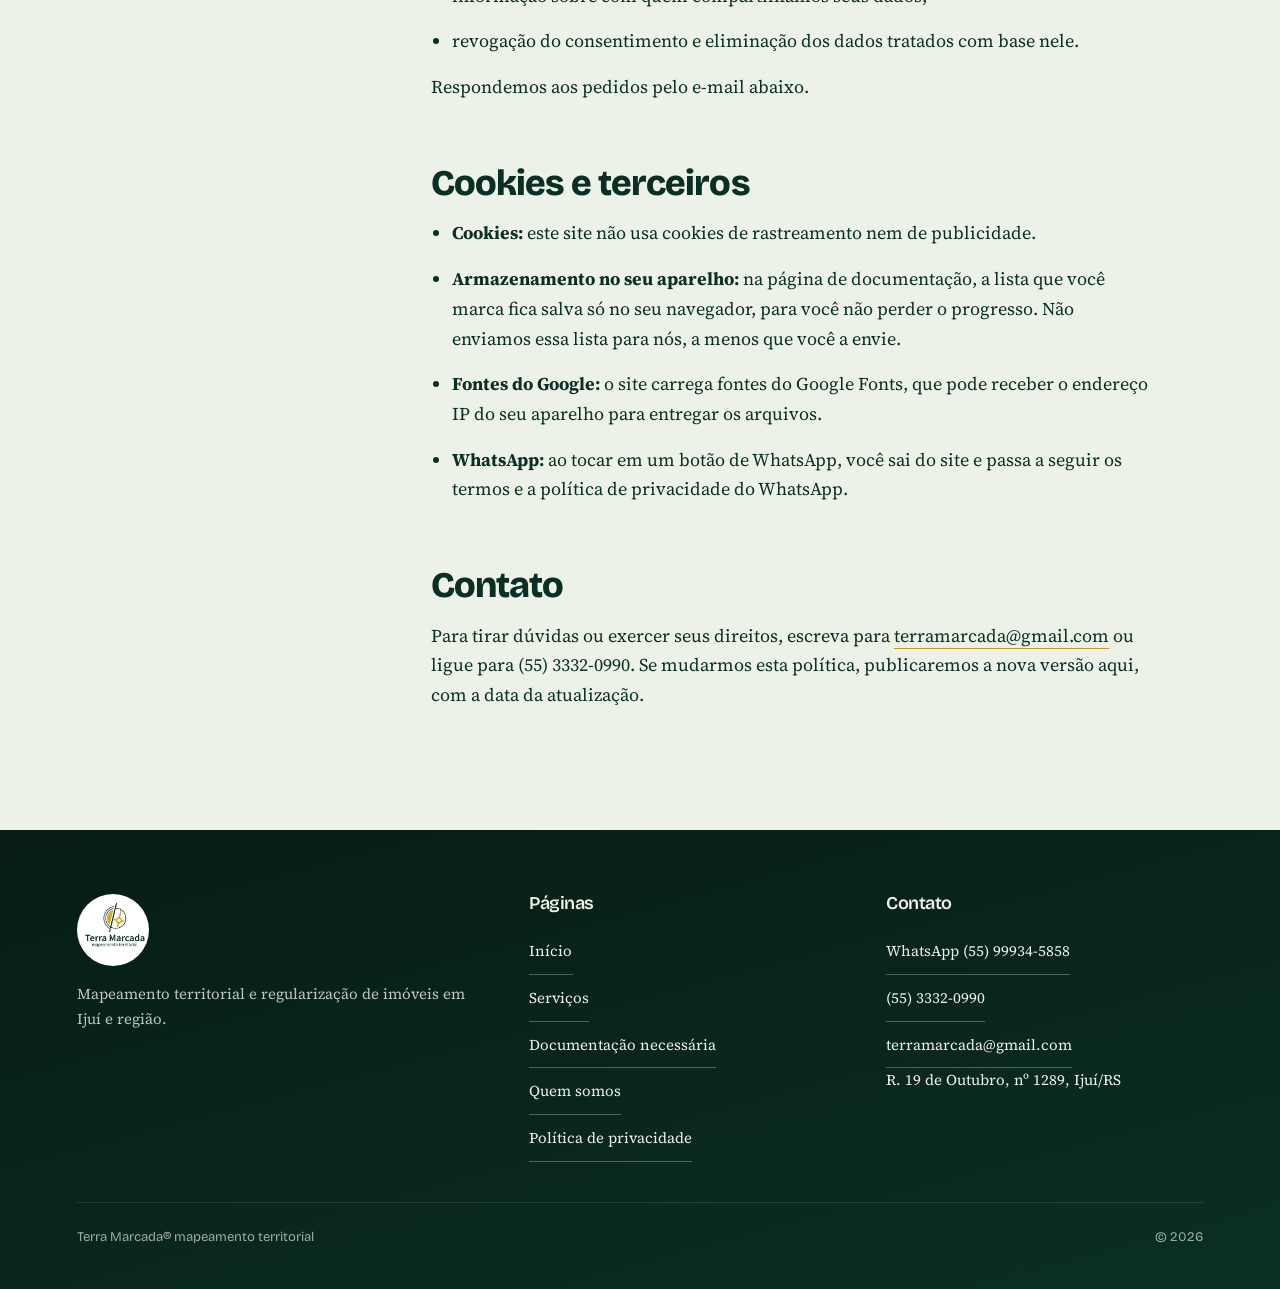
<file: privacidade.html>
<!doctype html>
<html lang="pt-BR">
<head>
  <meta charset="utf-8">
  <meta name="viewport" content="width=device-width, initial-scale=1">
  <title>Política de privacidade | Terra Marcada</title>
  <script>
  /* Ao trocar de página pelo menu, abre sempre no topo. Só o botão Voltar restaura a posição anterior. */
  (function () { try {
    var n = performance.getEntriesByType('navigation')[0];
    if (!location.hash && (!n || n.type === 'navigate')) { scrollTo(0, 0); addEventListener('load', function () { if (!scrollY) return; scrollTo(0, 0); }); }
  } catch (e) { /* sem suporte: comportamento padrão */ } })();
</script>
  <meta name="description" content="Política de privacidade da Terra Marcada: quais dados coletamos, para que usamos, com quem compartilhamos e como exercer seus direitos pela LGPD.">
  <meta name="theme-color" content="#061C15">
  <meta property="og:image" content="assets/logo.png">
  <meta property="og:type" content="website">
  <meta property="og:locale" content="pt_BR">
  <link rel="icon" href="assets/logo.png">
  <link rel="preconnect" href="https://fonts.googleapis.com">
  <link rel="preconnect" href="https://fonts.gstatic.com" crossorigin>
  <link href="https://fonts.googleapis.com/css2?family=Bricolage+Grotesque:opsz,wght@12..96,400;12..96,600;12..96,800&family=Source+Serif+4:opsz,wght@8..60,400;8..60,600&display=swap" rel="stylesheet">
  <link rel="stylesheet" href="sites-incriveis.css">
  <link rel="stylesheet" href="site.css">
  <link rel="stylesheet" href="pages.css">
<noscript><style>[data-fx]{opacity:1!important;transform:none!important}.terra-cv{display:none}.fx-etapa{opacity:1!important;visibility:visible!important}</style></noscript>
</head>
<body class="pg" data-pagina="privacidade">
<a class="pular" href="#conteudo">Pular para o conteúdo</a>
<header class="nav" id="nav">
  <a href="index.html" class="nav-logo" aria-label="Terra Marcada, início"><img src="assets/logo.png" alt="Terra Marcada" width="447" height="447"></a>
  <nav class="nav-links" id="menu" aria-label="Principal">
    <a href="index.html">Início</a>
    <a href="servicos.html">Serviços</a>
    <a href="documentacao.html">Documentação</a>
    <a href="sobre.html">Quem somos</a>
  </nav>
  <a class="btn btn-sm" data-wa="Olá, Terra Marcada! Gostaria de um orçamento." href="https://wa.me/5555999345858">Pedir orçamento</a>
  <button type="button" class="burger" id="burger" aria-label="Abrir menu" aria-expanded="false" aria-controls="menu"><span></span><span></span></button>
</header>
<main id="conteudo" tabindex="-1">
<div class="progresso-leitura" id="progLeitura" aria-hidden="true"></div>
<section class="pg-hero escuro">
  <canvas data-terra="lines" class="terra-cv linhas" aria-hidden="true"></canvas>
  <div class="pg-hero-in">
    <p class="migalha"><a href="index.html">Início</a><span>/</span>Política de privacidade</p>
    <h1 data-fx="palavras" data-fx-duracao="800">Como cuidamos dos seus dados.</h1>
    <p data-fx="subir" data-fx-atraso="600">Explicamos, em linguagem simples, quais dados coletamos, para que usamos e quais são os seus direitos.</p>
  </div>
</section>

<div class="leitura">
  <nav class="toc" aria-label="Sumário">
    <a href="#resumo" class="on">Em resumo</a>
    <a href="#quem">Quem somos</a>
    <a href="#dados">Dados que coletamos</a>
    <a href="#uso">Para que usamos</a>
    <a href="#base">Base legal</a>
    <a href="#compartilha">Com quem compartilhamos</a>
    <a href="#guarda">Guarda e segurança</a>
    <a href="#direitos">Seus direitos</a>
    <a href="#cookies">Cookies e terceiros</a>
    <a href="#contato">Contato</a>
  </nav>
  <article class="prose">
    <p class="revisao">Texto-base elaborado com a Lei Geral de Proteção de Dados (Lei nº 13.709/2018) como referência. Recomendamos que a Terra Marcada o revise com um advogado antes de publicá-lo em definitivo.</p>
    <p class="meta">Última atualização: outubro de 2026.</p>
    <section id="resumo" class="resumo-priv">
      <h2>Em resumo</h2>
      <ul>
        <li>Pedimos só os dados necessários para fazer o seu orçamento e o seu serviço.</li>
        <li>Este site não usa cookies de publicidade nem ferramentas de rastreamento.</li>
        <li>Seus documentos são usados só no seu caso e compartilhados apenas quando o serviço exige, como em cartórios e prefeituras.</li>
        <li>Você pode pedir acesso, correção ou exclusão dos seus dados pelo e-mail terramarcada@gmail.com.</li>
      </ul>
    </section>

    <h2 id="quem">Quem somos</h2>
    <p>A Terra Marcada presta serviços de mapeamento territorial e regularização de imóveis em Ijuí e região (R. 19 de Outubro, nº 1289, Ijuí/RS). Para esta política, a Terra Marcada é a controladora dos dados pessoais tratados.</p>

    <h2 id="dados">Dados que coletamos</h2>
    <ul>
      <li><b>Dados de contato:</b> nome, telefone ou WhatsApp e e-mail, quando você fala conosco.</li>
      <li><b>Dados do imóvel e do serviço:</b> endereço, localização, matrícula, documentos e informações que você nos envia para o orçamento e para o trabalho.</li>
      <li><b>Dados de documentos pessoais:</b> como RG, CPF e certidões, quando o serviço (por exemplo, a regularização) exige.</li>
      <li><b>Dados de navegação:</b> este site não coleta dados de navegação por conta própria. Os servidores de hospedagem e de fontes podem registrar o endereço IP, como explicado em “Cookies e terceiros”.</li>
    </ul>

    <h2 id="uso">Para que usamos</h2>
    <ul>
      <li>Responder a mensagens e preparar orçamentos.</li>
      <li>Executar o levantamento, o mapeamento e os serviços de regularização contratados.</li>
      <li>Cumprir obrigações legais e regulatórias.</li>
      <li>Manter o histórico do atendimento e dar suporte depois da entrega.</li>
    </ul>

    <h2 id="base">Base legal</h2>
    <p>Tratamos os dados com base em: execução de contrato ou de procedimentos preliminares a pedido do titular; cumprimento de obrigação legal ou regulatória; exercício regular de direitos; e consentimento, quando necessário. Quando o tratamento depender de consentimento, você pode retirá-lo a qualquer momento.</p>

    <h2 id="compartilha">Com quem compartilhamos</h2>
    <p>Não vendemos dados pessoais. Compartilhamos apenas o necessário com:</p>
    <ul>
      <li>cartórios, prefeituras e órgãos públicos, quando o serviço exige (por exemplo, em processos de regularização);</li>
      <li>profissionais e parceiros que atuam no seu caso, sob dever de confidencialidade;</li>
      <li>serviços de comunicação, como o WhatsApp, quando você escolhe falar conosco por ele.</li>
    </ul>

    <h2 id="guarda">Guarda e segurança</h2>
    <p>Guardamos os dados pelo tempo necessário para prestar o serviço e cumprir obrigações legais. Depois disso, eliminamos ou anonimizamos. Adotamos medidas razoáveis para proteger os dados contra acesso indevido, perda ou alteração.</p>

    <h2 id="direitos">Seus direitos</h2>
    <p>Pela LGPD, você pode pedir:</p>
    <ul>
      <li>confirmação de que tratamos seus dados e acesso a eles;</li>
      <li>correção de dados incompletos, inexatos ou desatualizados;</li>
      <li>anonimização, bloqueio ou eliminação de dados desnecessários;</li>
      <li>informação sobre com quem compartilhamos seus dados;</li>
      <li>revogação do consentimento e eliminação dos dados tratados com base nele.</li>
    </ul>
    <p>Respondemos aos pedidos pelo e-mail abaixo.</p>

    <h2 id="cookies">Cookies e terceiros</h2>
    <ul>
      <li><b>Cookies:</b> este site não usa cookies de rastreamento nem de publicidade.</li>
      <li><b>Armazenamento no seu aparelho:</b> na página de documentação, a lista que você marca fica salva só no seu navegador, para você não perder o progresso. Não enviamos essa lista para nós, a menos que você a envie.</li>
      <li><b>Fontes do Google:</b> o site carrega fontes do Google Fonts, que pode receber o endereço IP do seu aparelho para entregar os arquivos.</li>
      <li><b>WhatsApp:</b> ao tocar em um botão de WhatsApp, você sai do site e passa a seguir os termos e a política de privacidade do WhatsApp.</li>
    </ul>

    <h2 id="contato">Contato</h2>
    <p>Para tirar dúvidas ou exercer seus direitos, escreva para <a href="mailto:terramarcada@gmail.com">terramarcada@gmail.com</a> ou ligue para (55) 3332-0990. Se mudarmos esta política, publicaremos a nova versão aqui, com a data da atualização.</p>
  </article>
</div>
</main>
<footer class="foot">
  <div class="foot-in">
    <div>
      <span class="foot-logo"><img src="assets/logo.png" alt="Terra Marcada" width="447" height="447"></span>
      <p>Mapeamento territorial e regularização de imóveis em Ijuí e região.</p>
    </div>
    <div>
      <h3>Páginas</h3>
      <ul>
        <li><a href="index.html">Início</a></li>
        <li><a href="servicos.html">Serviços</a></li>
        <li><a href="documentacao.html">Documentação necessária</a></li>
        <li><a href="sobre.html">Quem somos</a></li>
        <li><a href="privacidade.html">Política de privacidade</a></li>
      </ul>
    </div>
    <div>
      <h3>Contato</h3>
      <ul>
        <li><a data-wa="Olá, Terra Marcada! Gostaria de um orçamento." href="https://wa.me/5555999345858">WhatsApp (55) 99934-5858</a></li>
        <li><a href="tel:+555533320990">(55) 3332-0990</a></li>
        <li><a href="mailto:terramarcada@gmail.com">terramarcada@gmail.com</a></li>
        <li>R. 19 de Outubro, nº 1289, Ijuí/RS</li>
      </ul>
    </div>
  </div>
  <div class="foot-fim"><span>Terra Marcada® mapeamento territorial</span><span>© <span id="ano">2026</span></span></div>
</footer>
<script src="config.js" defer></script>
<script src="terrain.js" defer></script>
<script src="sites-incriveis.js" defer></script>
<script src="paginas.js" defer></script>
<script src="topo.js" defer></script>
<script src="nav.js" defer></script>
</body>
</html>
</file>
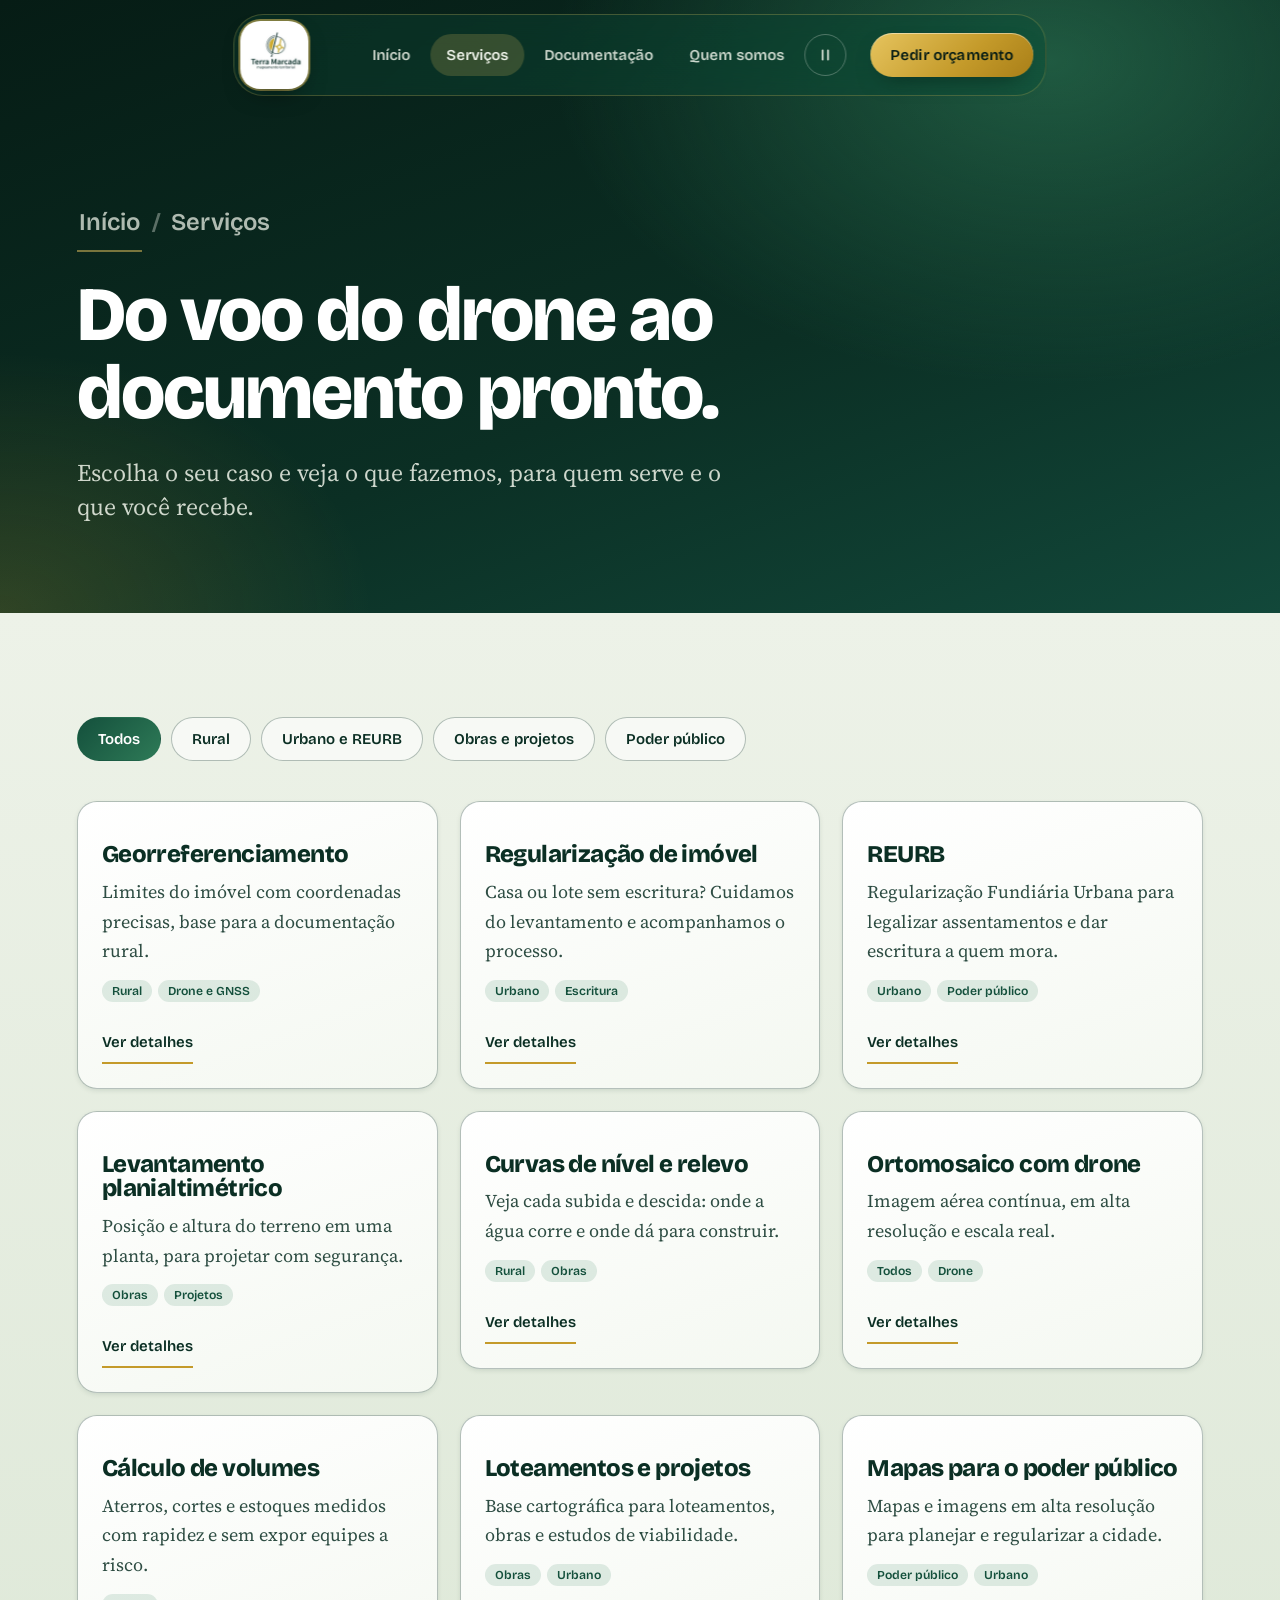
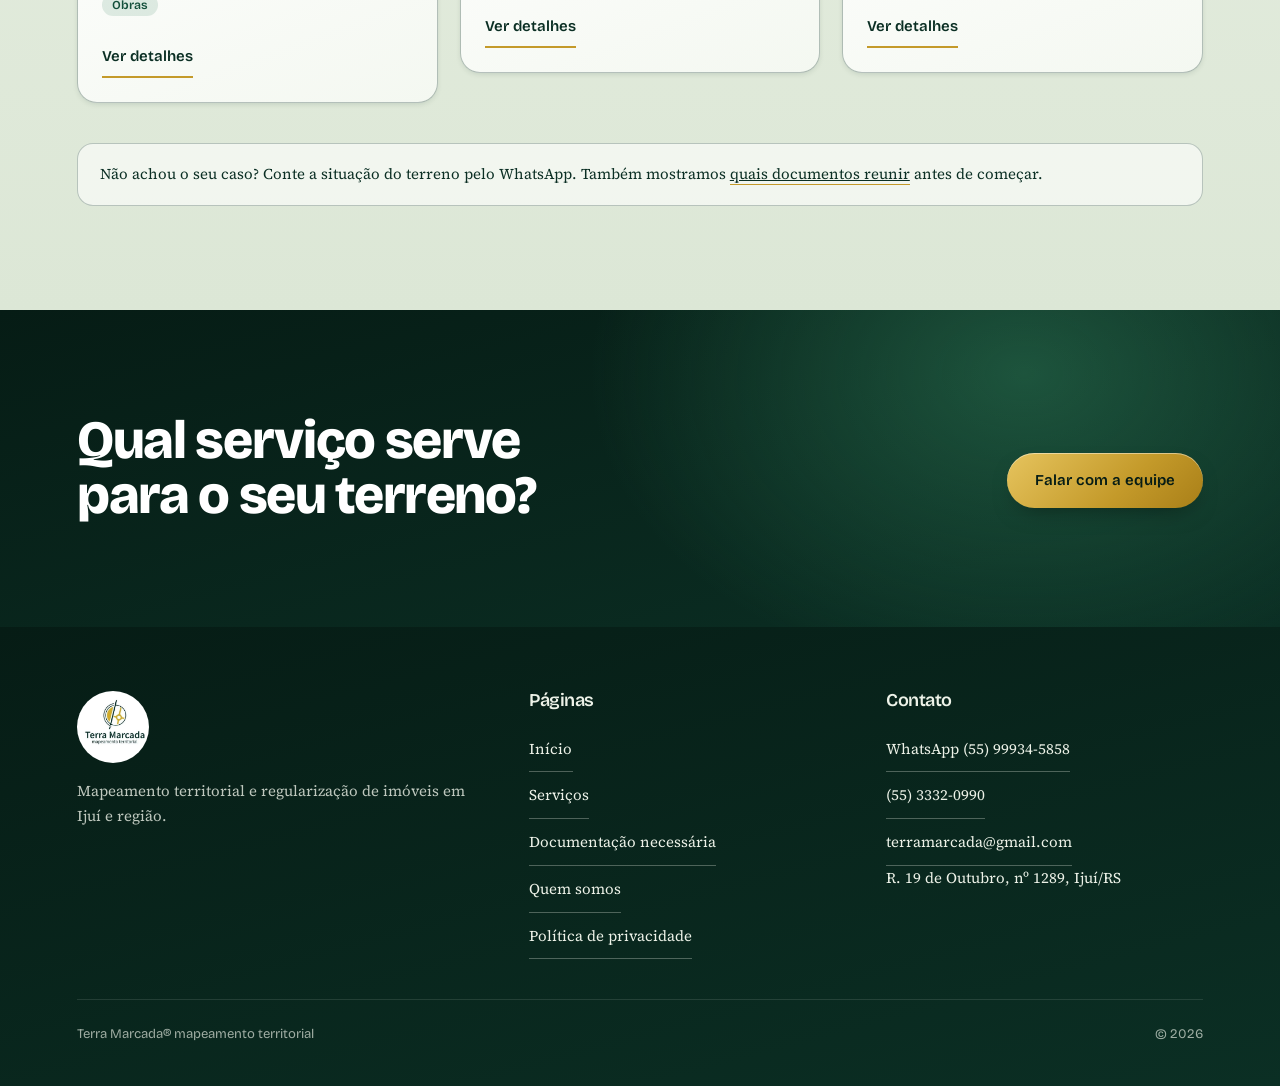
<file: servicos.html>
<!doctype html>
<html lang="pt-BR">
<head>
  <meta charset="utf-8">
  <meta name="viewport" content="width=device-width, initial-scale=1">
  <title>Serviços | Terra Marcada</title>
  <script>
  /* Ao trocar de página pelo menu, abre sempre no topo. Só o botão Voltar restaura a posição anterior. */
  (function () { try {
    var n = performance.getEntriesByType('navigation')[0];
    if (!location.hash && (!n || n.type === 'navigate')) { scrollTo(0, 0); addEventListener('load', function () { if (!scrollY) return; scrollTo(0, 0); }); }
  } catch (e) { /* sem suporte: comportamento padrão */ } })();
</script>
  <meta name="description" content="Georreferenciamento, regularização de imóveis, REURB, curvas de nível, ortomosaico, volumes e loteamentos. Conheça os serviços da Terra Marcada em Ijuí.">
  <meta name="theme-color" content="#061C15">
  <meta property="og:image" content="assets/logo.png">
  <meta property="og:type" content="website">
  <meta property="og:locale" content="pt_BR">
  <link rel="icon" href="assets/logo.png">
  <link rel="preconnect" href="https://fonts.googleapis.com">
  <link rel="preconnect" href="https://fonts.gstatic.com" crossorigin>
  <link href="https://fonts.googleapis.com/css2?family=Bricolage+Grotesque:opsz,wght@12..96,400;12..96,600;12..96,800&family=Source+Serif+4:opsz,wght@8..60,400;8..60,600&display=swap" rel="stylesheet">
  <link rel="stylesheet" href="sites-incriveis.css">
  <link rel="stylesheet" href="site.css">
  <link rel="stylesheet" href="pages.css">
<noscript><style>[data-fx]{opacity:1!important;transform:none!important}.terra-cv{display:none}.fx-etapa{opacity:1!important;visibility:visible!important}</style></noscript>
</head>
<body class="pg" data-pagina="servicos">
<a class="pular" href="#conteudo">Pular para o conteúdo</a>
<header class="nav" id="nav">
  <a href="index.html" class="nav-logo" aria-label="Terra Marcada, início"><img src="assets/logo.png" alt="Terra Marcada" width="447" height="447"></a>
  <nav class="nav-links" id="menu" aria-label="Principal">
    <a href="index.html">Início</a>
    <a href="servicos.html" aria-current="page">Serviços</a>
    <a href="documentacao.html">Documentação</a>
    <a href="sobre.html">Quem somos</a>
  </nav>
  <a class="btn btn-sm" data-wa="Olá, Terra Marcada! Gostaria de um orçamento." href="https://wa.me/5555999345858">Pedir orçamento</a>
  <button type="button" class="burger" id="burger" aria-label="Abrir menu" aria-expanded="false" aria-controls="menu"><span></span><span></span></button>
</header>
<main id="conteudo" tabindex="-1">
<section class="pg-hero escuro">
  <canvas data-terra="lines" class="terra-cv linhas" aria-hidden="true"></canvas>
  <div class="pg-hero-in">
    <p class="migalha"><a href="index.html">Início</a><span>/</span>Serviços</p>
    <h1 data-fx="palavras" data-fx-duracao="800">Do voo do drone ao documento pronto.</h1>
    <p data-fx="subir" data-fx-atraso="600">Escolha o seu caso e veja o que fazemos, para quem serve e o que você recebe.</p>
  </div>
</section>

<section class="bloco areia claro" id="lista-servicos">
  <div class="bloco-in">
    <div class="filtros" role="group" aria-label="Filtrar serviços">
      <button type="button" class="chip" data-filtro="todos" aria-pressed="true">Todos</button>
      <button type="button" class="chip" data-filtro="rural" aria-pressed="false">Rural</button>
      <button type="button" class="chip" data-filtro="urbano" aria-pressed="false">Urbano e REURB</button>
      <button type="button" class="chip" data-filtro="obras" aria-pressed="false">Obras e projetos</button>
      <button type="button" class="chip" data-filtro="publico" aria-pressed="false">Poder público</button>
    </div>
    <div class="svc-grade">
<article class="svc" data-grupo="rural">
  <h2>Georreferenciamento</h2>
  <p>Limites do imóvel com coordenadas precisas, base para a documentação rural.</p>
  <div class="tags"><i>Rural</i><i>Drone e GNSS</i></div>
  <button type="button" class="mais-btn" aria-expanded="false">Ver detalhes</button>
  <div class="det"><div><dl>
    <div><dt>O que é</dt><dd>Levantamento dos limites do imóvel com coordenadas, ligado ao sistema geodésico brasileiro.</dd></div>
    <div><dt>Para quem</dt><dd>Proprietários rurais.</dd></div>
    <div><dt>O que você recebe</dt><dd>Planta, memorial descritivo e coordenadas dos vértices.</dd></div>
  </dl><a class="btn" data-wa="Olá, Terra Marcada! Tenho uma propriedade rural e quero georreferenciar." href="https://wa.me/5555999345858">Quero este serviço</a></div></div>
</article>
<article class="svc" data-grupo="urbano">
  <h2>Regularização de imóvel</h2>
  <p>Casa ou lote sem escritura? Cuidamos do levantamento e acompanhamos o processo.</p>
  <div class="tags"><i>Urbano</i><i>Escritura</i></div>
  <button type="button" class="mais-btn" aria-expanded="false">Ver detalhes</button>
  <div class="det"><div><dl>
    <div><dt>O que é</dt><dd>Regularização de casas e lotes urbanos, com levantamento técnico e apoio na documentação até a escritura.</dd></div>
    <div><dt>Para quem</dt><dd>Quem mora em imóvel sem escritura.</dd></div>
    <div><dt>O que você recebe</dt><dd>Levantamento da área, orientação sobre documentos e acompanhamento. Garantia de sua casa ou lote regularizados.</dd></div>
  </dl><a class="btn" data-wa="Olá, Terra Marcada! Quero regularizar meu imóvel." href="https://wa.me/5555999345858">Quero este serviço</a></div></div>
</article>
<article class="svc" data-grupo="urbano publico">
  <h2>REURB</h2>
  <p>Regularização Fundiária Urbana para legalizar assentamentos e dar escritura a quem mora.</p>
  <div class="tags"><i>Urbano</i><i>Poder público</i></div>
  <button type="button" class="mais-btn" aria-expanded="false">Ver detalhes</button>
  <div class="det"><div><dl>
    <div><dt>O que é</dt><dd>Conjunto de medidas jurídicas, ambientais e sociais para legalizar assentamentos informais e dar escritura a moradores de áreas urbanas.</dd></div>
    <div><dt>Para quem</dt><dd>Moradores, associações e prefeituras.</dd></div>
    <div><dt>O que você recebe</dt><dd>Levantamento técnico da área e apoio nas etapas da regularização.</dd></div>
  </dl><a class="btn" data-wa="Olá, Terra Marcada! Quero informações sobre REURB." href="https://wa.me/5555999345858">Quero este serviço</a></div></div>
</article>
<article class="svc" data-grupo="obras">
  <h2>Levantamento planialtimétrico</h2>
  <p>Posição e altura do terreno em uma planta, para projetar com segurança.</p>
  <div class="tags"><i>Obras</i><i>Projetos</i></div>
  <button type="button" class="mais-btn" aria-expanded="false">Ver detalhes</button>
  <div class="det"><div><dl>
    <div><dt>O que é</dt><dd>Medição da posição e das alturas do terreno, mostradas em planta com curvas de nível.</dd></div>
    <div><dt>Para quem</dt><dd>Engenheiros, arquitetos e construtoras.</dd></div>
    <div><dt>O que você recebe</dt><dd>Planta com curvas de nível e cotas.</dd></div>
  </dl><a class="btn" data-wa="Olá, Terra Marcada! Preciso de levantamento planialtimétrico." href="https://wa.me/5555999345858">Quero este serviço</a></div></div>
</article>
<article class="svc" data-grupo="rural obras">
  <h2>Curvas de nível e relevo</h2>
  <p>Veja cada subida e descida: onde a água corre e onde dá para construir.</p>
  <div class="tags"><i>Rural</i><i>Obras</i></div>
  <button type="button" class="mais-btn" aria-expanded="false">Ver detalhes</button>
  <div class="det"><div><dl>
    <div><dt>O que é</dt><dd>Modelo do relevo do terreno, gerado a partir das imagens do drone e dos pontos de controle.</dd></div>
    <div><dt>Para quem</dt><dd>Produtores, engenheiros e planejadores.</dd></div>
    <div><dt>O que você recebe</dt><dd>Mapa com curvas de nível e modelo digital do terreno.</dd></div>
  </dl><a class="btn" data-wa="Olá, Terra Marcada! Quero um mapa de curvas de nível." href="https://wa.me/5555999345858">Quero este serviço</a></div></div>
</article>
<article class="svc" data-grupo="rural obras publico">
  <h2>Ortomosaico com drone</h2>
  <p>Imagem aérea contínua, em alta resolução e escala real.</p>
  <div class="tags"><i>Todos</i><i>Drone</i></div>
  <button type="button" class="mais-btn" aria-expanded="false">Ver detalhes</button>
  <div class="det"><div><dl>
    <div><dt>O que é</dt><dd>Uma imagem única da área, montada com as fotos do drone, em que é possível medir distâncias.</dd></div>
    <div><dt>Para quem</dt><dd>Quem precisa planejar, acompanhar ou comprovar a situação de uma área.</dd></div>
    <div><dt>O que você recebe</dt><dd>Imagem georreferenciada em alta resolução.</dd></div>
  </dl><a class="btn" data-wa="Olá, Terra Marcada! Quero um ortomosaico da minha área." href="https://wa.me/5555999345858">Quero este serviço</a></div></div>
</article>
<article class="svc" data-grupo="obras">
  <h2>Cálculo de volumes</h2>
  <p>Aterros, cortes e estoques medidos com rapidez e sem expor equipes a risco.</p>
  <div class="tags"><i>Obras</i></div>
  <button type="button" class="mais-btn" aria-expanded="false">Ver detalhes</button>
  <div class="det"><div><dl>
    <div><dt>O que é</dt><dd>Medição do volume de terra e de materiais a partir do modelo do terreno.</dd></div>
    <div><dt>Para quem</dt><dd>Construtoras, mineradoras e quem controla estoques.</dd></div>
    <div><dt>O que você recebe</dt><dd>Relatório de volumes e mapa da área medida.</dd></div>
  </dl><a class="btn" data-wa="Olá, Terra Marcada! Preciso calcular volumes de aterro, corte ou estoque." href="https://wa.me/5555999345858">Quero este serviço</a></div></div>
</article>
<article class="svc" data-grupo="obras urbano">
  <h2>Loteamentos e projetos</h2>
  <p>Base cartográfica para loteamentos, obras e estudos de viabilidade.</p>
  <div class="tags"><i>Obras</i><i>Urbano</i></div>
  <button type="button" class="mais-btn" aria-expanded="false">Ver detalhes</button>
  <div class="det"><div><dl>
    <div><dt>O que é</dt><dd>Levantamento e planta do terreno para apoiar o projeto de loteamentos e obras.</dd></div>
    <div><dt>Para quem</dt><dd>Loteadores, incorporadores e projetistas.</dd></div>
    <div><dt>O que você recebe</dt><dd>Planta planialtimétrica e base para o projeto.</dd></div>
  </dl><a class="btn" data-wa="Olá, Terra Marcada! Tenho um loteamento ou projeto e preciso de base cartográfica." href="https://wa.me/5555999345858">Quero este serviço</a></div></div>
</article>
<article class="svc" data-grupo="publico">
  <h2>Mapas para o poder público</h2>
  <p>Mapas e imagens em alta resolução para planejar e regularizar a cidade.</p>
  <div class="tags"><i>Poder público</i><i>Urbano</i></div>
  <button type="button" class="mais-btn" aria-expanded="false">Ver detalhes</button>
  <div class="det"><div><dl>
    <div><dt>O que é</dt><dd>Mapeamento de áreas do município com drone, para apoiar o planejamento e a regularização urbana.</dd></div>
    <div><dt>Para quem</dt><dd>Prefeituras e órgãos públicos.</dd></div>
    <div><dt>O que você recebe</dt><dd>Mapas, ortomosaicos e levantamentos da área.</dd></div>
  </dl><a class="btn" data-wa="Olá, Terra Marcada! Represento um órgão público e gostaria de conversar sobre mapeamento." href="https://wa.me/5555999345858">Quero este serviço</a></div></div>
</article>
    </div>
    <p class="aviso">Não achou o seu caso? Conte a situação do terreno pelo WhatsApp. Também mostramos <a href="documentacao.html" style="border-bottom:1px solid var(--ouro)">quais documentos reunir</a> antes de começar.</p>
  </div>
</section>
<section class="chamada">
  <div class="chamada-in">
    <h2 data-fx="subir">Qual serviço serve para o seu terreno?</h2>
    <a class="btn" data-wa="Olá, Terra Marcada! Quero ajuda para escolher o serviço certo para o meu terreno." href="https://wa.me/5555999345858">Falar com a equipe</a>
  </div>
</section>
</main>
<footer class="foot">
  <div class="foot-in">
    <div>
      <span class="foot-logo"><img src="assets/logo.png" alt="Terra Marcada" width="447" height="447"></span>
      <p>Mapeamento territorial e regularização de imóveis em Ijuí e região.</p>
    </div>
    <div>
      <h3>Páginas</h3>
      <ul>
        <li><a href="index.html">Início</a></li>
        <li><a href="servicos.html">Serviços</a></li>
        <li><a href="documentacao.html">Documentação necessária</a></li>
        <li><a href="sobre.html">Quem somos</a></li>
        <li><a href="privacidade.html">Política de privacidade</a></li>
      </ul>
    </div>
    <div>
      <h3>Contato</h3>
      <ul>
        <li><a data-wa="Olá, Terra Marcada! Gostaria de um orçamento." href="https://wa.me/5555999345858">WhatsApp (55) 99934-5858</a></li>
        <li><a href="tel:+555533320990">(55) 3332-0990</a></li>
        <li><a href="mailto:terramarcada@gmail.com">terramarcada@gmail.com</a></li>
        <li>R. 19 de Outubro, nº 1289, Ijuí/RS</li>
      </ul>
    </div>
  </div>
  <div class="foot-fim"><span>Terra Marcada® mapeamento territorial</span><span>© <span id="ano">2026</span></span></div>
</footer>
<script src="config.js" defer></script>
<script src="terrain.js" defer></script>
<script src="sites-incriveis.js" defer></script>
<script src="paginas.js" defer></script>
<script src="topo.js" defer></script>
<script src="nav.js" defer></script>
</body>
</html>
</file>
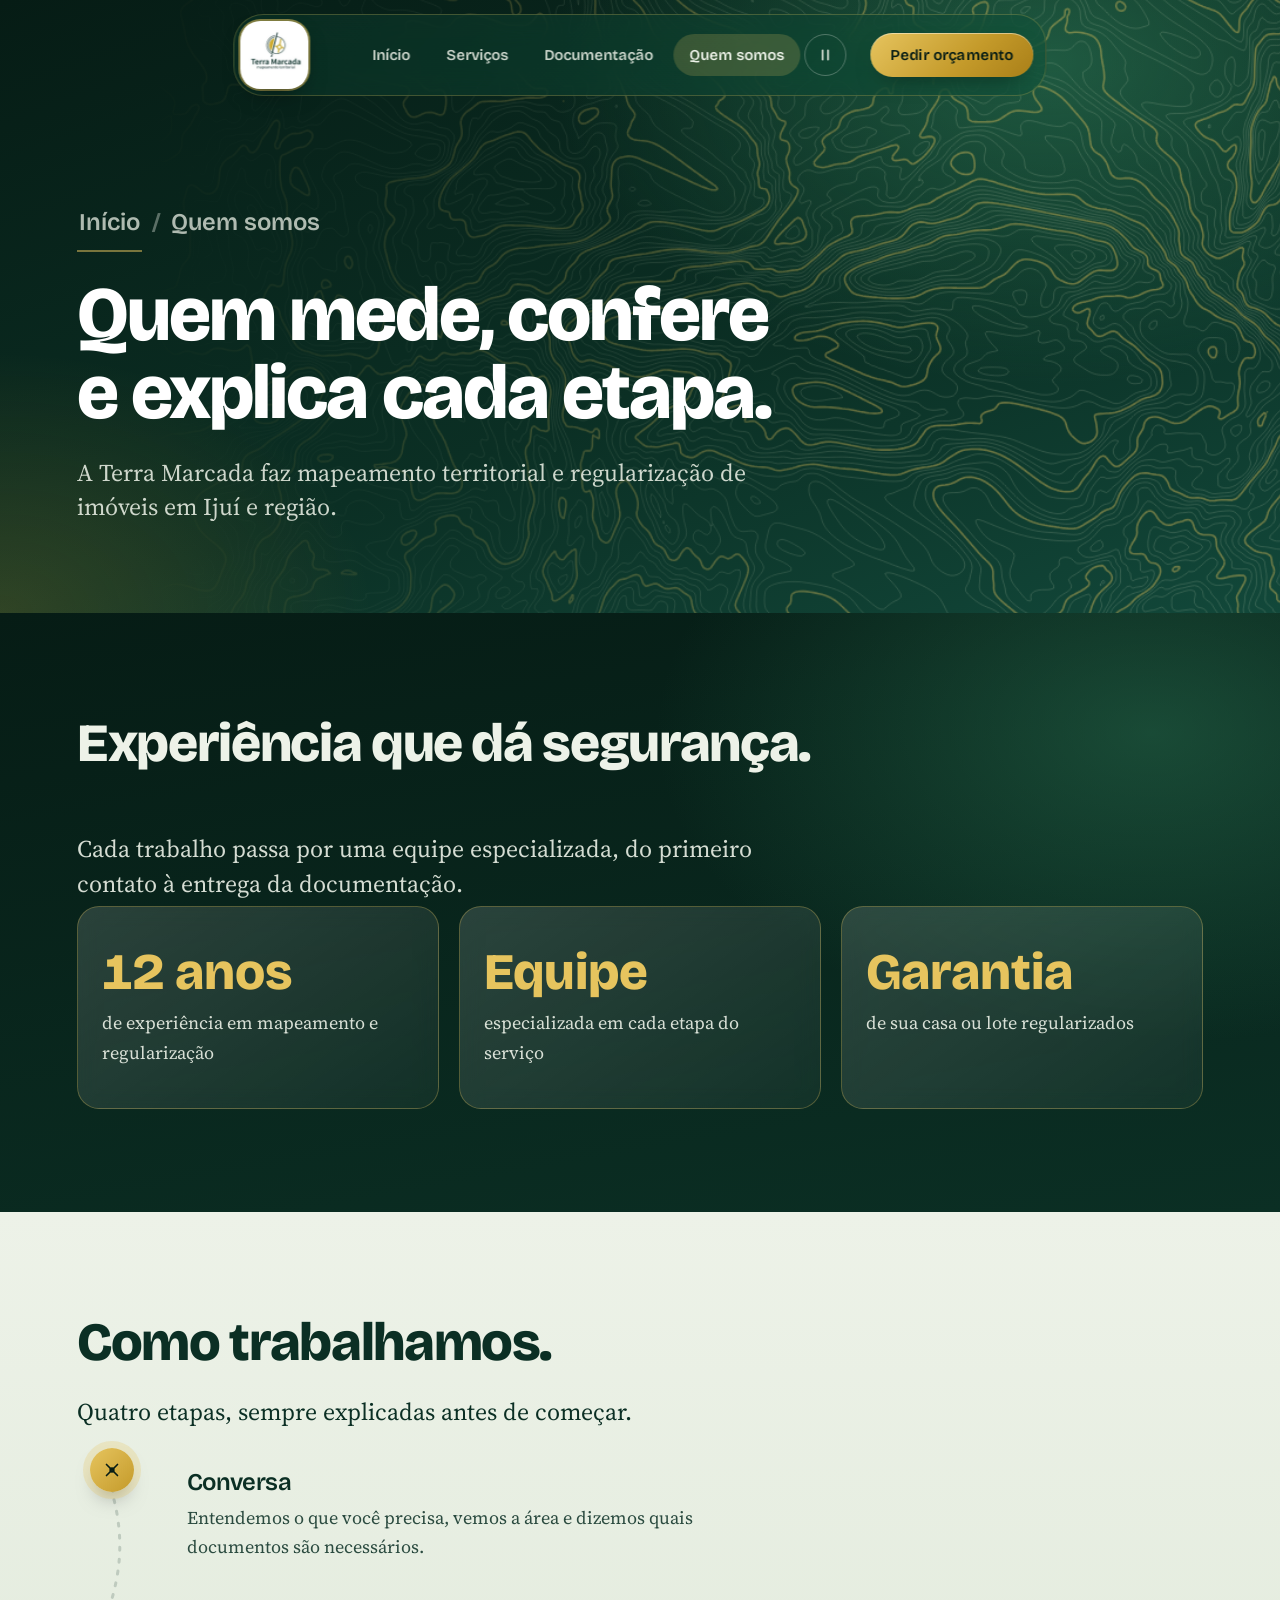
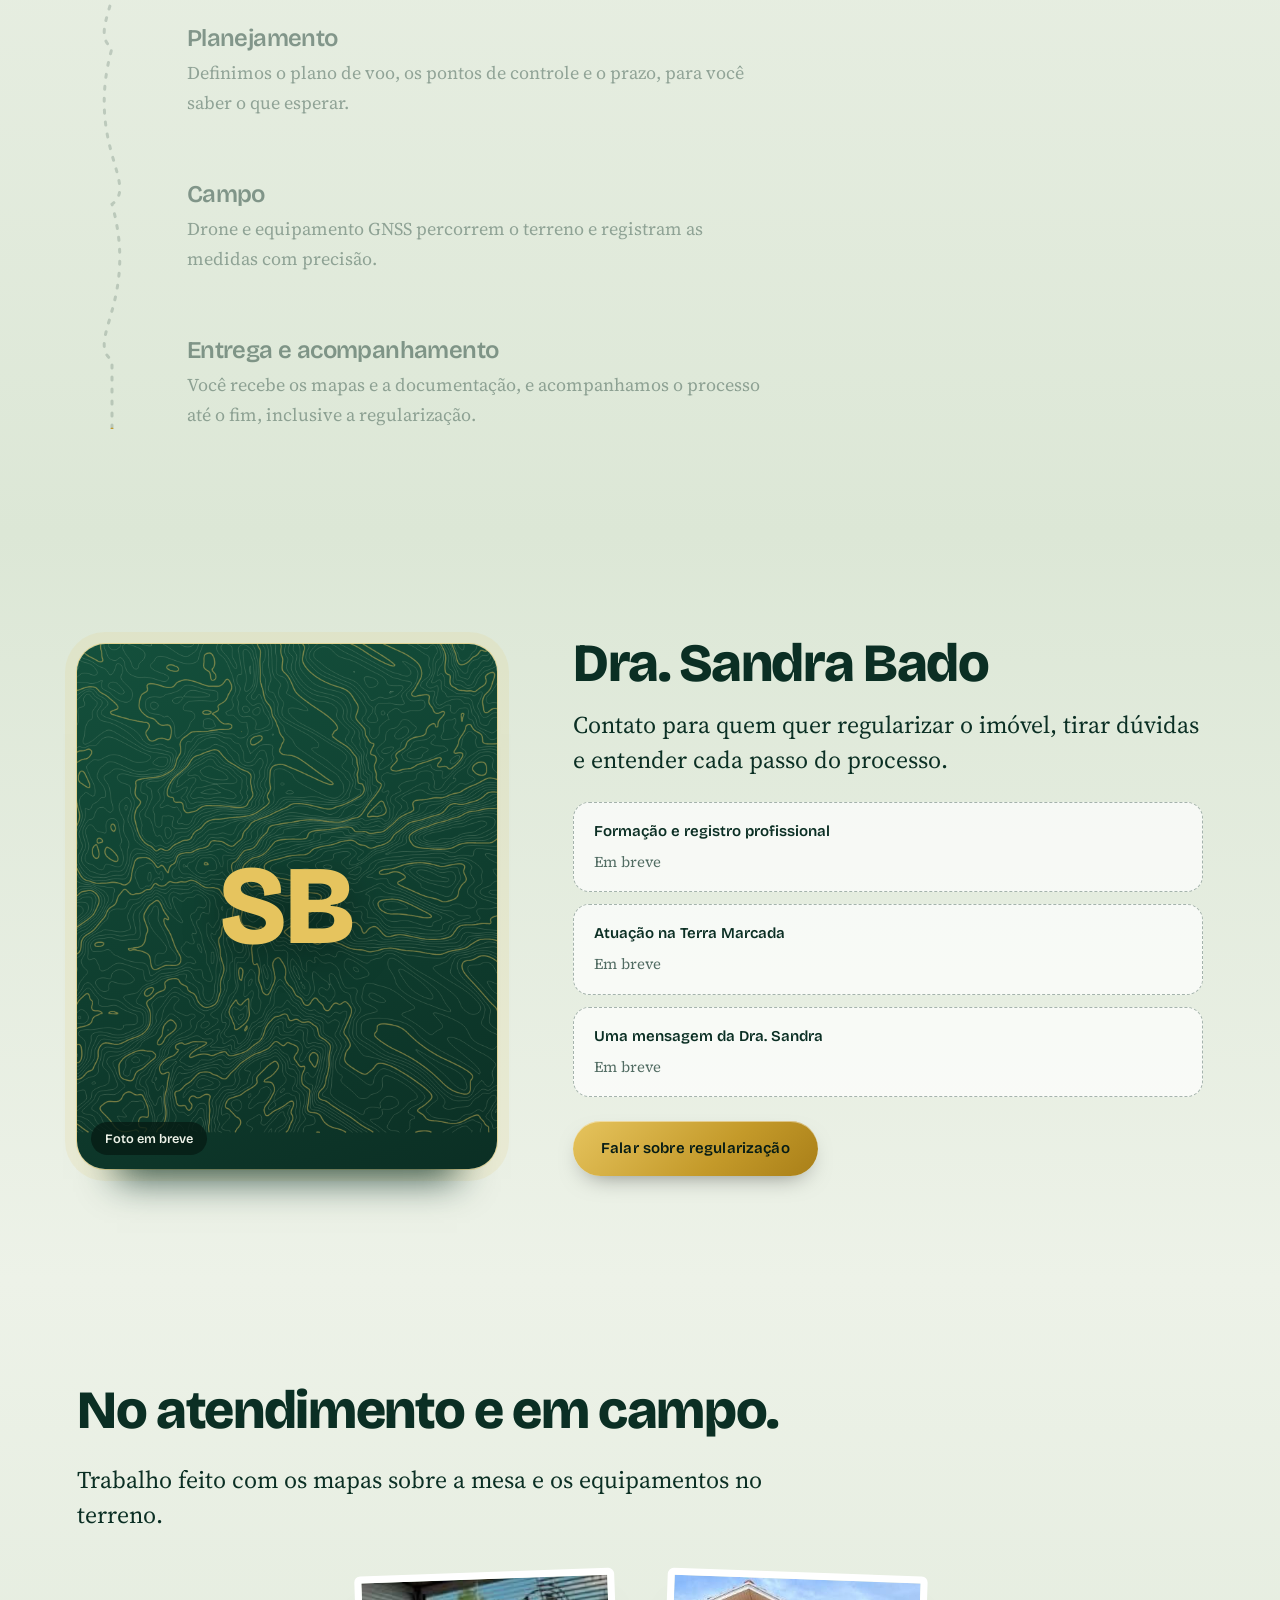
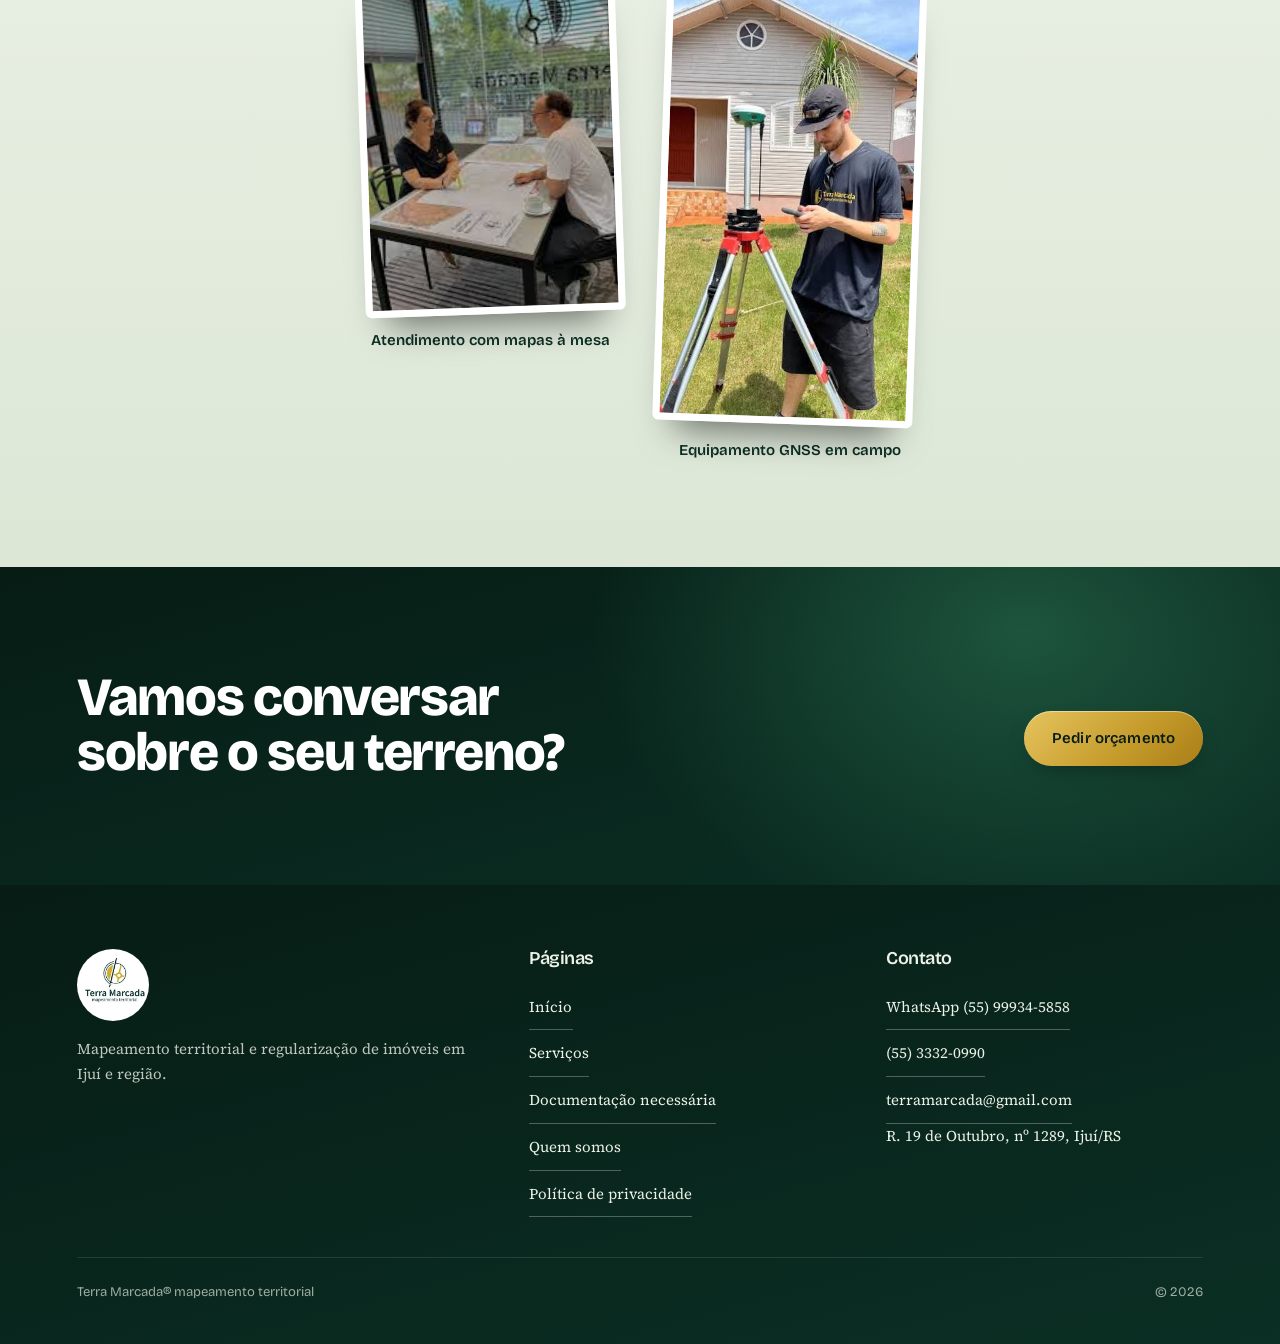
<file: sobre.html>
<!doctype html>
<html lang="pt-BR">
<head>
  <meta charset="utf-8">
  <meta name="viewport" content="width=device-width, initial-scale=1">
  <title>Quem somos | Terra Marcada</title>
  <script>
  /* Ao trocar de página pelo menu, abre sempre no topo. Só o botão Voltar restaura a posição anterior. */
  (function () { try {
    var n = performance.getEntriesByType('navigation')[0];
    if (!location.hash && (!n || n.type === 'navigate')) { scrollTo(0, 0); addEventListener('load', function () { if (!scrollY) return; scrollTo(0, 0); }); }
  } catch (e) { /* sem suporte: comportamento padrão */ } })();
</script>
  <meta name="description" content="Conheça a Terra Marcada, mapeamento territorial e regularização de imóveis em Ijuí: nossa equipe, como trabalhamos e a Dra. Sandra Bado.">
  <meta name="theme-color" content="#061C15">
  <meta property="og:image" content="assets/logo.png">
  <meta property="og:type" content="website">
  <meta property="og:locale" content="pt_BR">
  <link rel="icon" href="assets/logo.png">
  <link rel="preconnect" href="https://fonts.googleapis.com">
  <link rel="preconnect" href="https://fonts.gstatic.com" crossorigin>
  <link href="https://fonts.googleapis.com/css2?family=Bricolage+Grotesque:opsz,wght@12..96,400;12..96,600;12..96,800&family=Source+Serif+4:opsz,wght@8..60,400;8..60,600&display=swap" rel="stylesheet">
  <link rel="stylesheet" href="sites-incriveis.css">
  <link rel="stylesheet" href="site.css">
  <link rel="stylesheet" href="pages.css">
<noscript><style>[data-fx]{opacity:1!important;transform:none!important}.terra-cv{display:none}.fx-etapa{opacity:1!important;visibility:visible!important}</style></noscript>
</head>
<body class="pg" data-pagina="sobre">
<a class="pular" href="#conteudo">Pular para o conteúdo</a>
<header class="nav" id="nav">
  <a href="index.html" class="nav-logo" aria-label="Terra Marcada, início"><img src="assets/logo.png" alt="Terra Marcada" width="447" height="447"></a>
  <nav class="nav-links" id="menu" aria-label="Principal">
    <a href="index.html">Início</a>
    <a href="servicos.html">Serviços</a>
    <a href="documentacao.html">Documentação</a>
    <a href="sobre.html" aria-current="page">Quem somos</a>
  </nav>
  <a class="btn btn-sm" data-wa="Olá, Terra Marcada! Gostaria de um orçamento." href="https://wa.me/5555999345858">Pedir orçamento</a>
  <button type="button" class="burger" id="burger" aria-label="Abrir menu" aria-expanded="false" aria-controls="menu"><span></span><span></span></button>
</header>
<main id="conteudo" tabindex="-1">
<section class="pg-hero escuro">
  <canvas data-terra="lines" class="terra-cv linhas" aria-hidden="true"></canvas>
  <div class="pg-hero-in">
    <p class="migalha"><a href="index.html">Início</a><span>/</span>Quem somos</p>
    <h1 data-fx="palavras" data-fx-duracao="800">Quem mede, confere e explica cada etapa.</h1>
    <p data-fx="subir" data-fx-atraso="600">A Terra Marcada faz mapeamento territorial e regularização de imóveis em Ijuí e região.</p>
  </div>
</section>

<section class="bloco verde">
  <div class="bloco-in">
    <h2 data-fx="subir">Experiência que dá segurança.</h2>
    <p class="lead" data-fx="subir" data-fx-atraso="100">Cada trabalho passa por uma equipe especializada, do primeiro contato à entrega da documentação.</p>
    <div class="tiles">
      <div class="tile" data-fx="subir"><strong><span data-fx="contar" data-fx-fim="12">12</span> anos</strong><span>de experiência em mapeamento e regularização</span></div>
      <div class="tile" data-fx="subir" data-fx-atraso="120"><strong>Equipe</strong><span>especializada em cada etapa do serviço</span></div>
      <div class="tile" data-fx="subir" data-fx-atraso="240"><strong>Garantia</strong><span>de sua casa ou lote regularizados</span></div>
    </div>
  </div>
</section>

<section class="bloco areia claro">
  <div class="bloco-in">
    <h2 data-fx="subir">Como trabalhamos.</h2>
    <p class="lead" data-fx="subir" data-fx-atraso="100">Quatro etapas, sempre explicadas antes de começar.</p>
    <div class="passos" id="passos">
      <svg class="rota-v" id="rotaV" aria-hidden="true" preserveAspectRatio="none"><path class="trilha" d="M35 0 L35 10"/><path class="feita" d="M35 0 L35 10"/></svg>
      <div class="marcador" id="marcador" aria-hidden="true"><svg viewBox="0 0 24 24"><path d="M12 12l-6-6M12 12l6-6M12 12l-6 6M12 12l6 6"/><circle cx="12" cy="12" r="2"/></svg></div>
      <article class="passo"><h3>Conversa</h3><p>Entendemos o que você precisa, vemos a área e dizemos quais documentos são necessários.</p></article>
      <article class="passo"><h3>Planejamento</h3><p>Definimos o plano de voo, os pontos de controle e o prazo, para você saber o que esperar.</p></article>
      <article class="passo"><h3>Campo</h3><p>Drone e equipamento GNSS percorrem o terreno e registram as medidas com precisão.</p></article>
      <article class="passo"><h3>Entrega e acompanhamento</h3><p>Você recebe os mapas e a documentação, e acompanhamos o processo até o fim, inclusive a regularização.</p></article>
    </div>
  </div>
</section>

<section class="bloco" style="background:linear-gradient(180deg,var(--areia-2),var(--areia))">
  <div class="bloco-in perfil">
    <figure class="retrato" data-fx="esquerda">
      <canvas data-terra="lines" data-crop="300,100,600,750" class="terra-cv" aria-hidden="true"></canvas>
      <!-- Quando a foto chegar, troque o monograma por: <img src="assets/sandra-bado.jpg" alt="Dra. Sandra Bado"> -->
      <div class="monograma" aria-hidden="true">SB</div>
      <figcaption>Foto em breve</figcaption>
    </figure>
    <div>
      <h2 data-fx="direita">Dra. Sandra Bado</h2>
      <p class="lead" data-fx="direita" data-fx-atraso="100">Contato para quem quer regularizar o imóvel, tirar dúvidas e entender cada passo do processo.</p>
      <div class="gavetas" data-fx="subir" data-fx-atraso="200">
        <div class="gaveta"><b>Formação e registro profissional</b><span>Em breve</span></div>
        <div class="gaveta"><b>Atuação na Terra Marcada</b><span>Em breve</span></div>
        <div class="gaveta"><b>Uma mensagem da Dra. Sandra</b><span>Em breve</span></div>
      </div>
      <a class="btn" data-fx="surgir" data-fx-atraso="300" data-wa="Olá, Terra Marcada! Gostaria de falar com a Dra. Sandra Bado sobre a regularização do meu imóvel." href="https://wa.me/5555999345858">Falar sobre regularização</a>
    </div>
  </div>
</section>

<section class="bloco areia claro">
  <div class="bloco-in">
    <h2 data-fx="subir">No atendimento e em campo.</h2>
    <p class="lead" data-fx="subir" data-fx-atraso="100">Trabalho feito com os mapas sobre a mesa e os equipamentos no terreno.</p>
    <div class="fotos-par">
      <figure class="foto" data-fx="esquerda"><img src="assets/atendimento.jpg" alt="Atendimento na Terra Marcada, com mapas sobre a mesa" width="194" height="259" loading="lazy" decoding="async"><figcaption>Atendimento com mapas à mesa</figcaption></figure>
      <figure class="foto" data-fx="direita"><img src="assets/campo-gnss.jpg" alt="Técnico da Terra Marcada operando equipamento GNSS sobre tripé, em campo" width="335" height="597" loading="lazy" decoding="async"><figcaption>Equipamento GNSS em campo</figcaption></figure>
    </div>
  </div>
</section>
<section class="chamada">
  <div class="chamada-in">
    <h2 data-fx="subir">Vamos conversar sobre o seu terreno?</h2>
    <a class="btn" data-wa="Olá, Terra Marcada! Gostaria de conversar sobre o meu terreno." href="https://wa.me/5555999345858">Pedir orçamento</a>
  </div>
</section>
</main>
<footer class="foot">
  <div class="foot-in">
    <div>
      <span class="foot-logo"><img src="assets/logo.png" alt="Terra Marcada" width="447" height="447"></span>
      <p>Mapeamento territorial e regularização de imóveis em Ijuí e região.</p>
    </div>
    <div>
      <h3>Páginas</h3>
      <ul>
        <li><a href="index.html">Início</a></li>
        <li><a href="servicos.html">Serviços</a></li>
        <li><a href="documentacao.html">Documentação necessária</a></li>
        <li><a href="sobre.html">Quem somos</a></li>
        <li><a href="privacidade.html">Política de privacidade</a></li>
      </ul>
    </div>
    <div>
      <h3>Contato</h3>
      <ul>
        <li><a data-wa="Olá, Terra Marcada! Gostaria de um orçamento." href="https://wa.me/5555999345858">WhatsApp (55) 99934-5858</a></li>
        <li><a href="tel:+555533320990">(55) 3332-0990</a></li>
        <li><a href="mailto:terramarcada@gmail.com">terramarcada@gmail.com</a></li>
        <li>R. 19 de Outubro, nº 1289, Ijuí/RS</li>
      </ul>
    </div>
  </div>
  <div class="foot-fim"><span>Terra Marcada® mapeamento territorial</span><span>© <span id="ano">2026</span></span></div>
</footer>
<script src="config.js" defer></script>
<script src="terrain.js" defer></script>
<script src="sites-incriveis.js" defer></script>
<script src="paginas.js" defer></script>
<script src="topo.js" defer></script>
<script src="nav.js" defer></script>
</body>
</html>
</file>
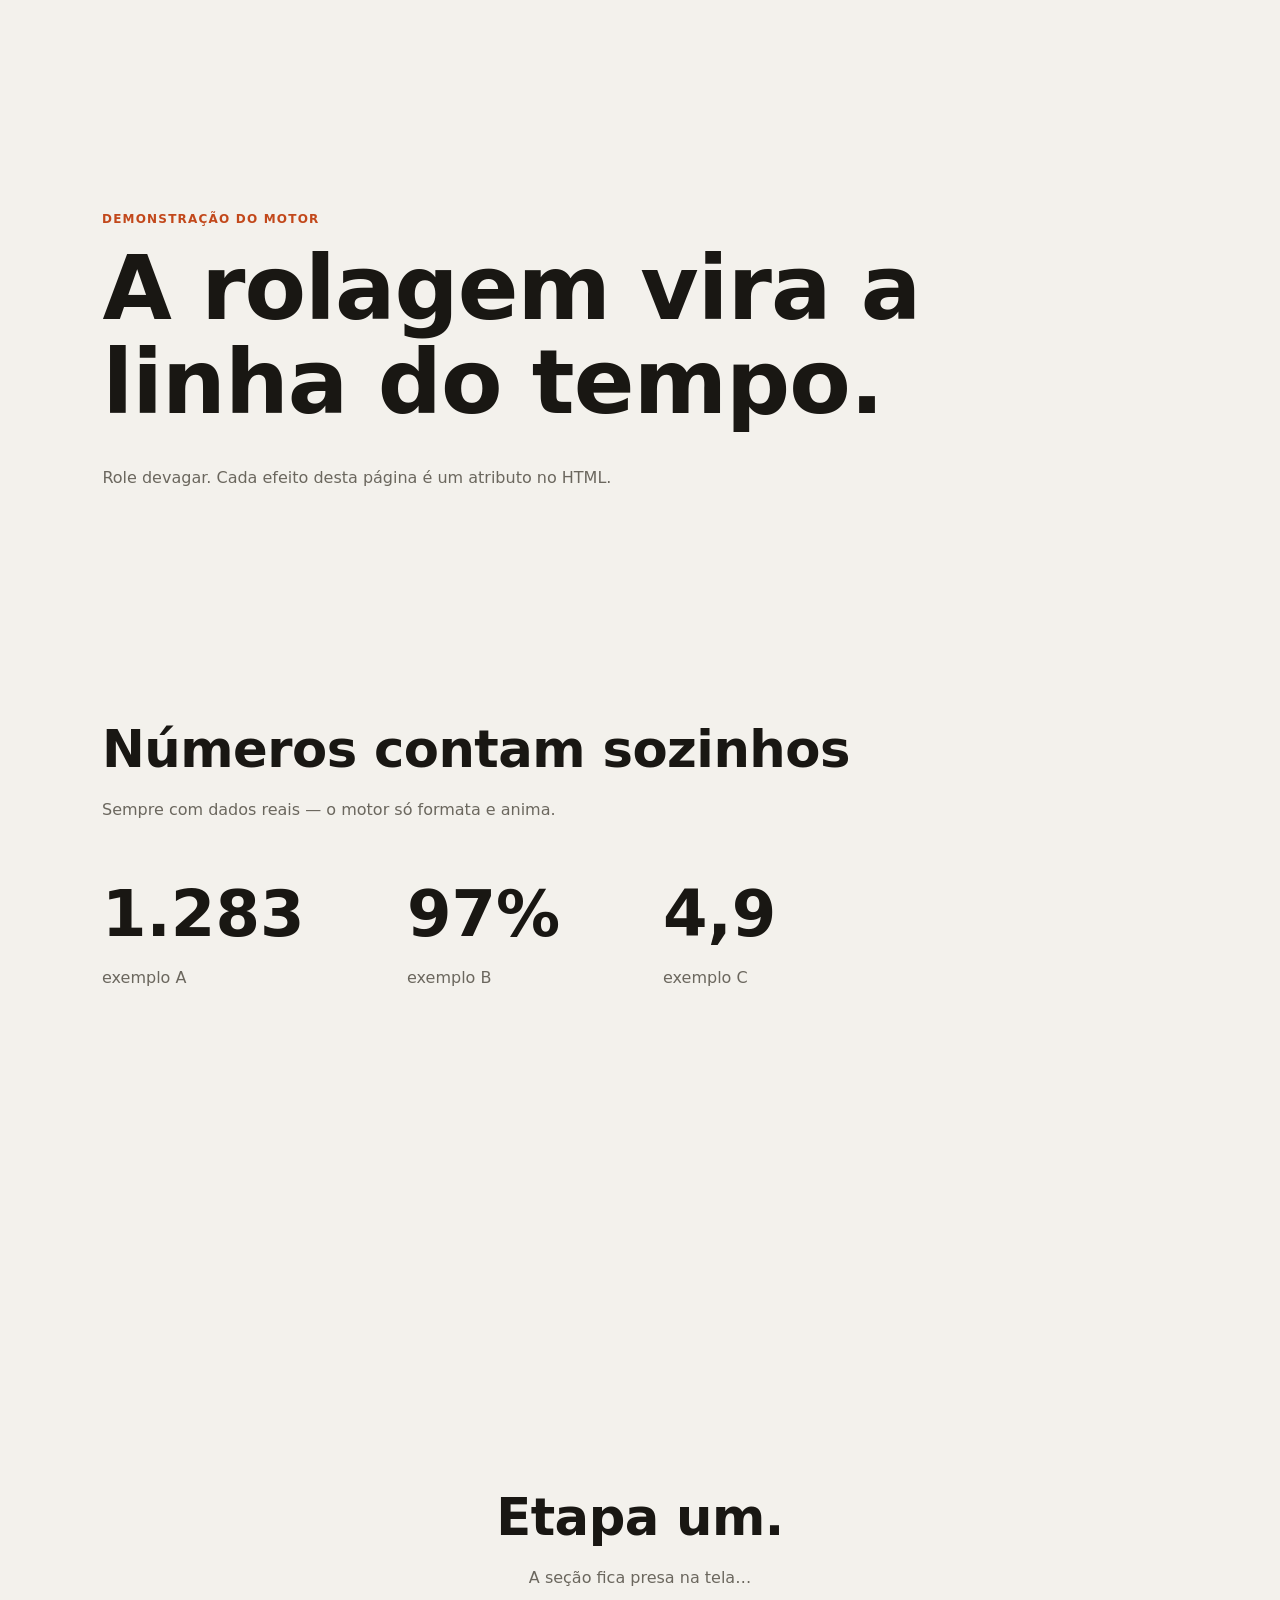
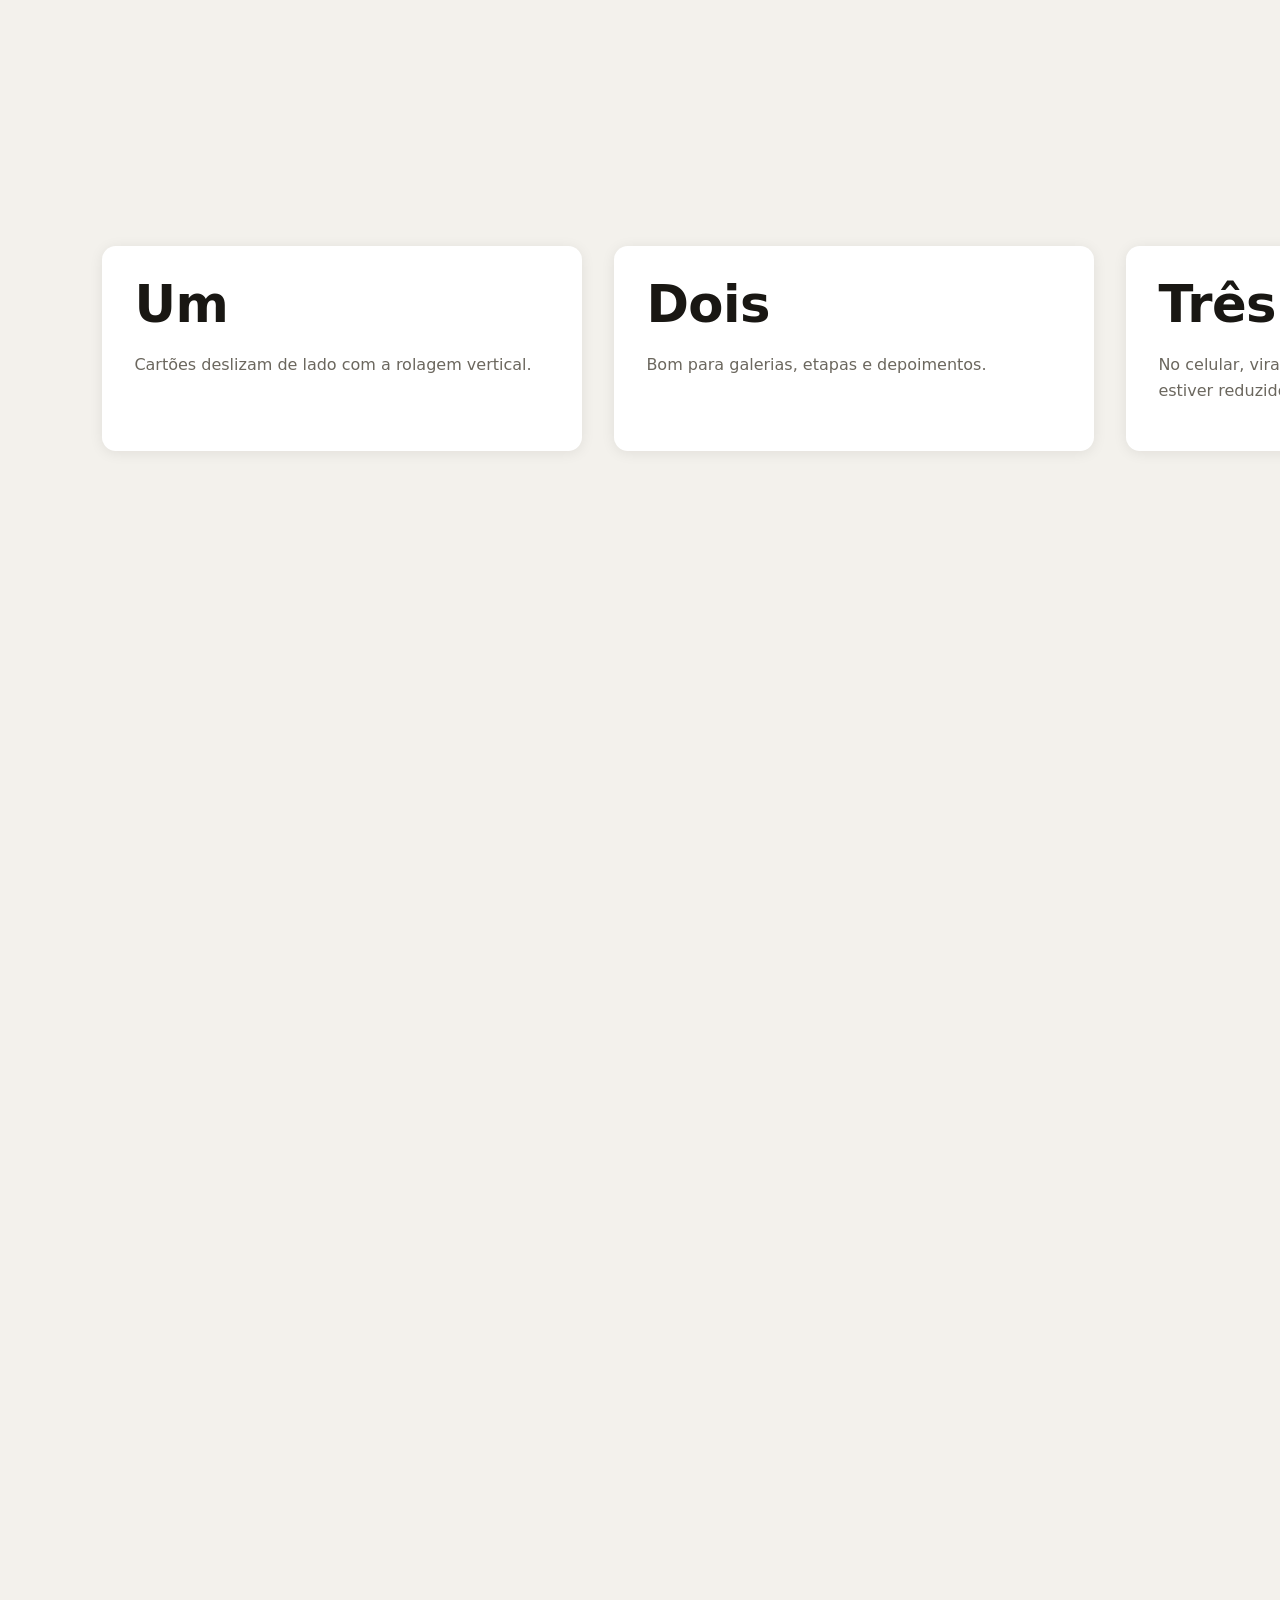
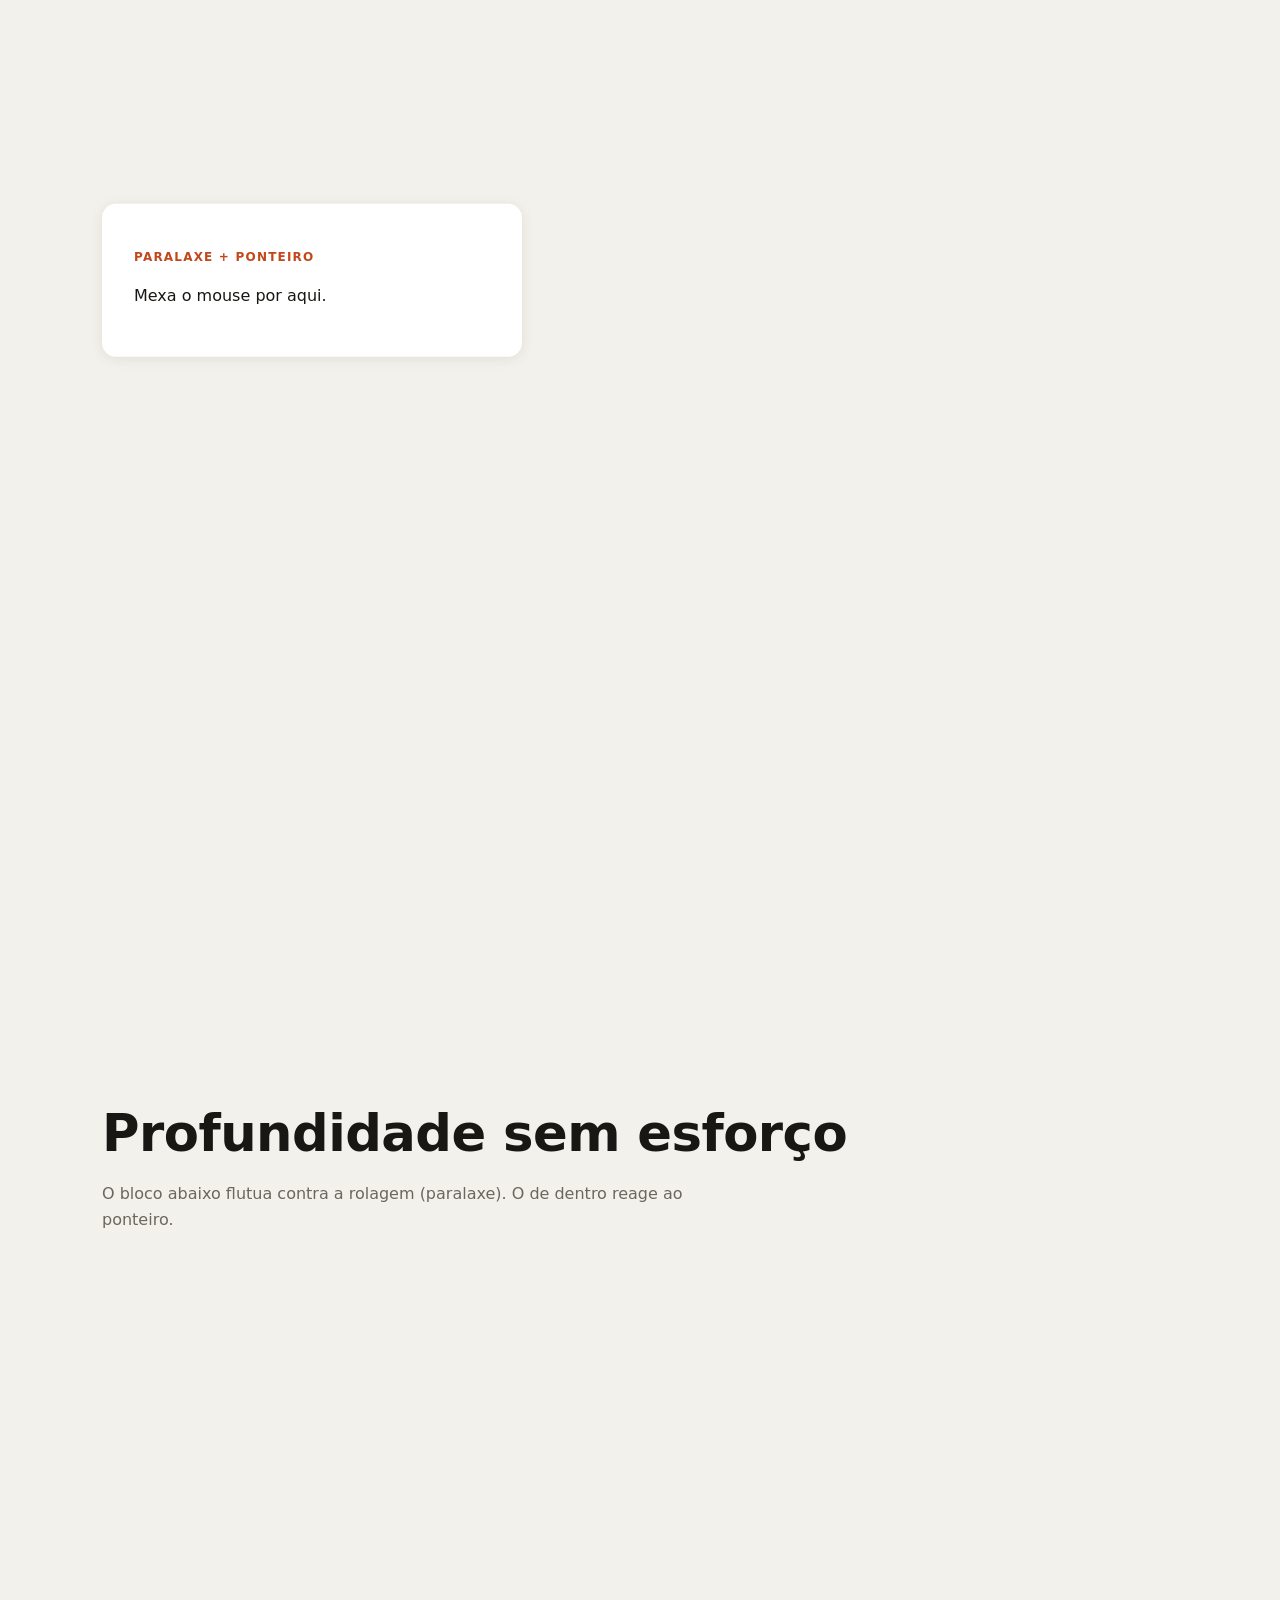
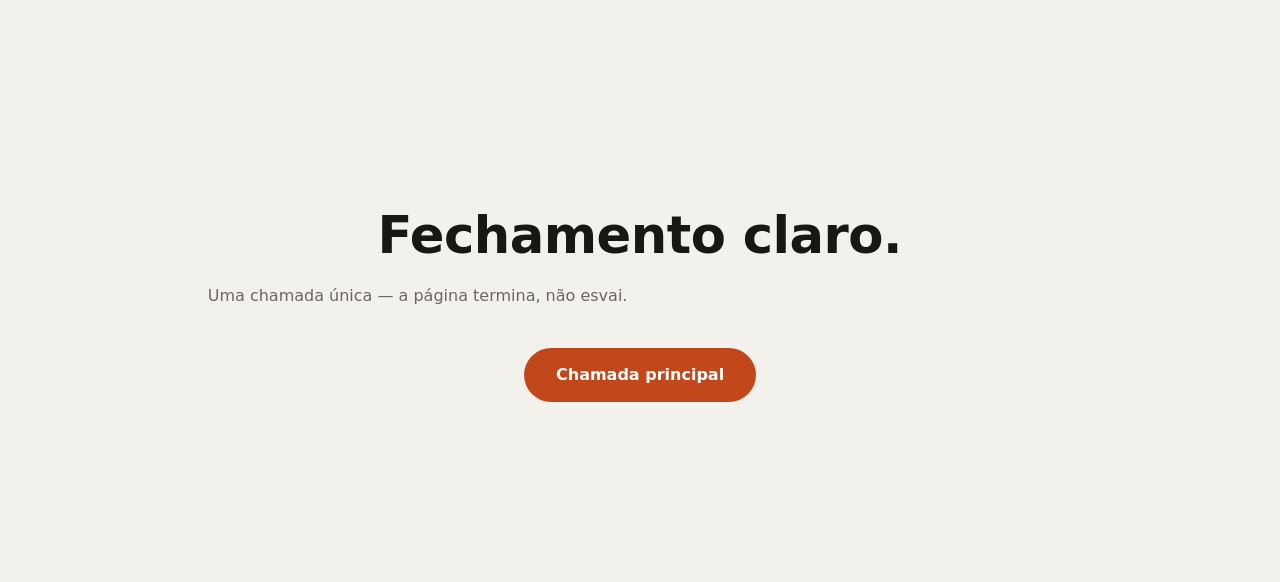
<file: .claude/skills/sites-incriveis/modelos/exemplo.html>
<!DOCTYPE html>
<html lang="pt-BR">
<head>
<meta charset="UTF-8">
<meta name="viewport" content="width=device-width, initial-scale=1">
<title>Sites Incríveis — página de demonstração</title>
<!--
  Demonstração dos efeitos do motor, com conteúdo fictício de exemplo.
  NÃO é um modelo de layout: cada build real nasce da entrevista.
-->
<link rel="stylesheet" href="../motor/sites-incriveis.css">
<style>
  :root {
    --fundo: #F3F1EC;
    --tinta: #191713;
    --tinta-suave: #6B675E;
    --acento: #C2481B;
  }
  * { box-sizing: border-box; }
  body {
    margin: 0;
    background: var(--fundo);
    color: var(--tinta);
    font-family: system-ui, sans-serif;
    line-height: 1.6;
  }
  section { padding: 12vh 8vw; }
  h1, h2 { line-height: 1.05; margin: 0 0 0.4em; letter-spacing: -0.01em; }
  h1 { font-size: clamp(40px, 7vw, 92px); }
  h2 { font-size: clamp(28px, 4vw, 52px); }
  p  { max-width: 62ch; }
  .suave { color: var(--tinta-suave); }
  .rotulo {
    font-size: 12px; letter-spacing: 0.1em; text-transform: uppercase;
    color: var(--acento); font-weight: 600;
  }
  .numeros { display: flex; gap: 8vw; flex-wrap: wrap; margin-top: 40px; }
  .numeros strong { display: block; font-size: clamp(36px, 5vw, 64px); }
  .cartao {
    flex: 0 0 62vw; max-width: 480px; margin-right: 32px;
    background: #fff; color: var(--tinta); border-radius: 14px; padding: 32px;
    box-shadow: 0 2px 14px rgba(20, 18, 14, 0.08);
  }
  .cartao .suave { color: var(--tinta-suave); }
  .palco-conteudo { text-align: center; padding: 0 8vw; }
  .fim { text-align: center; padding: 20vh 8vw; }
  .botao {
    display: inline-block; background: var(--acento); color: #fff;
    padding: 14px 32px; border-radius: 999px; text-decoration: none;
    font-weight: 600; margin-top: 24px;
  }
</style>
</head>
<body>

<!-- Cena 1 · abertura: título que se monta + digitação -->
<section data-fx-fundo="#F3F1EC" data-fx-tinta="#191713" style="padding-top:22vh">
  <p class="rotulo" data-fx="surgir">demonstração do motor</p>
  <h1 data-fx="palavras">A rolagem vira a linha do tempo.</h1>
  <p class="suave" data-fx="digitar" data-fx-atraso="600">Role devagar. Cada efeito desta página é um atributo no HTML.</p>
</section>

<!-- Cena 2 · números que sobem -->
<section>
  <h2 data-fx="subir">Números contam sozinhos</h2>
  <p class="suave" data-fx="surgir">Sempre com dados reais — o motor só formata e anima.</p>
  <div class="numeros">
    <div data-fx="surgir"><strong data-fx="contar" data-fx-fim="1284">0</strong><span class="suave">exemplo A</span></div>
    <div data-fx="surgir" data-fx-atraso="150"><strong data-fx="contar" data-fx-fim="97" data-fx-sufixo="%">0</strong><span class="suave">exemplo B</span></div>
    <div data-fx="surgir" data-fx-atraso="300"><strong data-fx="contar" data-fx-fim="4.9" data-fx-decimais="1">0</strong><span class="suave">exemplo C</span></div>
  </div>
</section>

<!-- Cena 3 · cena fixa com etapas (fundo escuro) -->
<section data-fx-fixa data-fx-altura="4" data-fx-etapas="3"
         data-fx-fundo="#191713" data-fx-tinta="#F3F1EC" style="padding:0">
  <div class="fx-palco">
    <div class="palco-conteudo" style="display:grid">
      <div class="fx-etapa" style="grid-area:1/1"><h2>Etapa um.</h2><p class="suave">A seção fica presa na tela…</p></div>
      <div class="fx-etapa" style="grid-area:1/1"><h2>Etapa dois.</h2><p class="suave">…enquanto o visitante rola…</p></div>
      <div class="fx-etapa" style="grid-area:1/1"><h2>Etapa três.</h2><p class="suave">…e controla o ritmo da história.</p></div>
    </div>
  </div>
</section>

<!-- Cena 4 · trilho horizontal -->
<section data-fx-fixa data-fx-altura="3" data-fx-fundo="#F3F1EC" data-fx-tinta="#191713" style="padding:0">
  <div class="fx-palco" style="justify-content:flex-start">
    <div data-fx="trilho" style="padding-left:8vw">
      <div class="cartao"><h2>Um</h2><p class="suave">Cartões deslizam de lado com a rolagem vertical.</p></div>
      <div class="cartao"><h2>Dois</h2><p class="suave">Bom para galerias, etapas e depoimentos.</p></div>
      <div class="cartao"><h2>Três</h2><p class="suave">No celular, viram lista normal se o movimento estiver reduzido.</p></div>
      <div class="cartao"><h2>Quatro</h2><p class="suave">Fim do trilho, a página segue.</p></div>
    </div>
  </div>
</section>

<!-- Cena 5 · interpolação direta + paralaxe -->
<section style="min-height:70vh">
  <h2 data-fx="esquerda">Profundidade sem esforço</h2>
  <p class="suave" data-fx="surgir">O bloco abaixo flutua contra a rolagem (paralaxe). O de dentro reage ao ponteiro.</p>
  <div data-fx-paralaxe="0.18" style="margin-top:48px">
    <div data-fx-mouse="14" class="cartao" style="max-width:420px">
      <p class="rotulo">paralaxe + ponteiro</p>
      <p>Mexa o mouse por aqui.</p>
    </div>
  </div>
</section>

<!-- Cena 6 · fechamento resolvido -->
<section class="fim" data-fx-fundo="#191713" data-fx-tinta="#F3F1EC">
  <h2 data-fx="crescer">Fechamento claro.</h2>
  <p class="suave" data-fx="surgir">Uma chamada única — a página termina, não esvai.</p>
  <a class="botao" href="#" data-fx="subir" data-fx-atraso="200">Chamada principal</a>
</section>

<script src="../motor/sites-incriveis.js" defer></script>
</body>
</html>
</file>
<file: sites-incriveis.css>
/*!
 * Sites Incríveis — estilos do motor
 * © 2026 Enzo Barbatto — Sparo Automações. Uso conforme LICENCA.md.
 *
 * Só o necessário para os efeitos funcionarem. A identidade visual do site
 * (fontes, cores, espaçamentos) vive no CSS da própria página.
 */

/* ---------- estados iniciais das revelações ---------- */

[data-fx="surgir"],
[data-fx="subir"],
[data-fx="esquerda"],
[data-fx="direita"],
[data-fx="crescer"] {
  opacity: 0;
  transition: opacity 0.9s cubic-bezier(0.22, 1, 0.36, 1),
              transform 0.9s cubic-bezier(0.22, 1, 0.36, 1);
  will-change: opacity, transform;
}

[data-fx="subir"]    { transform: translateY(36px); }
[data-fx="esquerda"] { transform: translateX(-48px); }
[data-fx="direita"]  { transform: translateX(48px); }
[data-fx="crescer"]  { transform: scale(0.92); }

[data-fx].fx-em-cena {
  opacity: 1;
  transform: none;
}

/* palavras: cada palavra sobe individualmente quando o pai entra em cena */
[data-fx="palavras"] .fx-palavra {
  display: inline-block;
  opacity: 0;
  transform: translateY(0.6em);
  transition: opacity 0.55s ease-out, transform 0.55s cubic-bezier(0.22, 1, 0.36, 1);
}
[data-fx="palavras"].fx-em-cena .fx-palavra {
  opacity: 1;
  transform: none;
}
[data-fx="palavras"] { opacity: 1; }

/* digitar: cursor enquanto escreve */
[data-fx="digitar"] { opacity: 1; }
.fx-digitando::after {
  content: "";
  display: inline-block;
  width: 0.08em;
  height: 1em;
  margin-left: 0.06em;
  background: currentColor;
  vertical-align: -0.12em;
  animation: fx-cursor 0.8s steps(2, jump-none) infinite;
}
@keyframes fx-cursor { 50% { opacity: 0; } }

[data-fx="contar"] {
  opacity: 1;
  font-variant-numeric: tabular-nums;
}

/* ---------- cenas fixas ---------- */

[data-fx-fixa] {
  position: relative;
}

.fx-palco {
  position: sticky;
  top: 0;
  height: 100vh;
  height: 100dvh;
  overflow: hidden;
  display: flex;
  align-items: center;
  justify-content: center;
}

[data-fx="trilho"] {
  display: flex;
  flex-wrap: nowrap;
  will-change: transform;
}

[data-fx="rolar-video"] {
  width: 100%;
  height: 100%;
  object-fit: cover;
}

/* etapas: por padrão, cada .fx-etapa aparece na sua vez.
   A página pode sobrescrever livremente com [data-etapa="n"]. */
[data-fx-etapas] .fx-etapa {
  opacity: 0;
  transition: opacity 0.45s ease;
}
[data-fx-etapas="2"][data-etapa="1"] .fx-etapa:nth-of-type(1),
[data-fx-etapas="2"][data-etapa="2"] .fx-etapa:nth-of-type(2),
[data-fx-etapas="3"][data-etapa="1"] .fx-etapa:nth-of-type(1),
[data-fx-etapas="3"][data-etapa="2"] .fx-etapa:nth-of-type(2),
[data-fx-etapas="3"][data-etapa="3"] .fx-etapa:nth-of-type(3),
[data-fx-etapas="4"][data-etapa="1"] .fx-etapa:nth-of-type(1),
[data-fx-etapas="4"][data-etapa="2"] .fx-etapa:nth-of-type(2),
[data-fx-etapas="4"][data-etapa="3"] .fx-etapa:nth-of-type(3),
[data-fx-etapas="4"][data-etapa="4"] .fx-etapa:nth-of-type(4),
[data-fx-etapas="5"][data-etapa="1"] .fx-etapa:nth-of-type(1),
[data-fx-etapas="5"][data-etapa="2"] .fx-etapa:nth-of-type(2),
[data-fx-etapas="5"][data-etapa="3"] .fx-etapa:nth-of-type(3),
[data-fx-etapas="5"][data-etapa="4"] .fx-etapa:nth-of-type(4),
[data-fx-etapas="5"][data-etapa="5"] .fx-etapa:nth-of-type(5) {
  opacity: 1;
}

/* ---------- fundo que viaja ---------- */

.fx-fundo-ativo body {
  background: var(--fx-fundo, inherit);
  color: var(--fx-tinta, inherit);
  transition: background 0.7s ease, color 0.7s ease;
}

/* ---------- suavidade geral ---------- */

[data-fx-paralaxe],
[data-fx-mouse],
[data-fx-x], [data-fx-y], [data-fx-escala], [data-fx-giro], [data-fx-opacidade] {
  will-change: transform;
}

[data-fx-mouse] {
  transition: transform 0.25s ease-out;
}

/* ---------- movimento reduzido: tudo visível, nada se mexe ---------- */

.fx-reduzido [data-fx] {
  opacity: 1 !important;
  transform: none !important;
  transition: none !important;
}
.fx-reduzido [data-fx="palavras"] .fx-palavra {
  opacity: 1;
  transform: none;
  transition: none;
}
.fx-reduzido .fx-palco {
  position: static;
  height: auto;
  overflow: visible;
}
.fx-reduzido [data-fx-etapas] .fx-etapa {
  opacity: 1;
  position: static !important;
  grid-area: auto !important; /* etapas sobrepostas viram lista, uma sob a outra */
  margin: 24px 0;
}
.fx-reduzido [data-fx="trilho"] {
  flex-wrap: wrap;
  transform: none !important;
}
</file>
<file: site.css>
/* Terra Marcada · carta topográfica viva
   Cores: floresta profunda, pinheiro, musgo, ouro do logotipo e areia de atlas.
   Tipos: Bricolage Grotesque (títulos, dados) + Source Serif 4 (texto). */
:root{
  --abismo:#061C15; --floresta:#0B2F24; --pinheiro:#14503C; --musgo:#2E7A57; --folha:#6FA27A;
  --ouro:#C49A2A; --ouro-escuro:#A97F18; --floresta-2:#12483A;
  --marco:url("data:image/svg+xml,%3Csvg xmlns='http://www.w3.org/2000/svg' viewBox='0 0 24 24'%3E%3Ccircle cx='12' cy='12' r='9' fill='none' stroke='%23E6C45E' stroke-width='2'/%3E%3Cpath d='M12 1v6M12 17v6M1 12h6M17 12h6' stroke='%23E6C45E' stroke-width='2' stroke-linecap='round'/%3E%3Ccircle cx='12' cy='12' r='2.6' fill='%23E6C45E'/%3E%3C/svg%3E"); --abismo-rgb:6 28 21; --floresta-rgb:11 47 36; --pinheiro-rgb:20 80 60; --musgo-rgb:46 122 87; --ouro-rgb:196 154 42; --ouro-claro-rgb:230 196 94; --areia-rgb:237 242 232; --ouro-claro:#E6C45E; --areia:#EDF2E8; --areia-2:#DCE7D6; --tinta:#0B2F24; --azul:#2B6CB0; --wa-1:#25b866; --wa-2:#128c4a;
  --titulo:"Bricolage Grotesque","Helvetica Neue",Arial,sans-serif;
  --texto:"Source Serif 4",Georgia,"Times New Roman",serif;
  --s1:.9375rem; --s2:1.125rem; --s3:1.5rem; --s4:2.25rem; --s5:clamp(2rem,4.2vw,3.4rem); --s6:clamp(2.7rem,7.2vw,5.6rem);
  --e1:8px; --e2:16px; --e3:24px; --e4:40px; --e5:64px; --e6:104px;
  --gutter:clamp(20px,6vw,96px);
  --suave:cubic-bezier(.22,1,.36,1);
}
*{box-sizing:border-box;margin:0;padding:0}
html{scroll-behavior:smooth;overflow-x:clip}
body{font-family:var(--texto);font-size:var(--s2);line-height:1.65;background:var(--areia);color:var(--tinta);-webkit-font-smoothing:antialiased;overflow-x:clip}
img{display:block;max-width:100%;height:auto}
a{color:inherit}
h1,h2,h3{font-family:var(--titulo);font-weight:800;line-height:1.02;letter-spacing:-.025em;text-wrap:balance}
h1{font-size:var(--s6)} h2{font-size:var(--s5)} h3{font-size:var(--s4);font-weight:600}
p{max-width:34em}
.escuro{color:var(--areia)} .claro{color:var(--tinta)}
:focus-visible{outline:3px solid var(--ouro-claro);outline-offset:3px}

/* canvas de relevo: aparecem quando prontos */
.terra-cv{display:block;width:100%;height:100%;object-fit:cover;opacity:0;transition:opacity .9s ease}
.terra-cv.pronto{opacity:1}

/* botões */
.btn{position:relative;overflow:hidden;display:inline-flex;align-items:center;justify-content:center;padding:15px 28px;border-radius:999px;font-family:var(--titulo);font-weight:600;font-size:var(--s1);letter-spacing:.01em;text-decoration:none;color:var(--abismo);background:linear-gradient(135deg,var(--ouro-claro),var(--ouro) 60%,var(--ouro-escuro));box-shadow:0 10px 24px -12px rgba(0,0,0,.5),inset 0 1px 0 rgba(255,255,255,.45);margin-top:var(--e3);transition:transform .35s var(--suave),box-shadow .35s}
.btn::after{content:"";position:absolute;inset:0;background:linear-gradient(110deg,transparent 30%,rgba(255,255,255,.5) 50%,transparent 70%);transform:translateX(-130%);transition:transform .8s var(--suave)}
.btn:hover{transform:translateY(-2px);box-shadow:0 16px 28px -14px rgba(0,0,0,.55),inset 0 1px 0 rgba(255,255,255,.45)}
.btn:hover::after{transform:translateX(130%)}
.btn-vazado{background:rgba(255,255,255,.06);color:inherit;box-shadow:inset 0 0 0 1.5px rgb(var(--ouro-claro-rgb) / .7);backdrop-filter:blur(6px)}
.btn-vazado:hover{background:rgb(var(--ouro-claro-rgb) / .16);box-shadow:inset 0 0 0 1.5px var(--ouro-claro)}
.btn-sm{padding:10px 20px;margin:0}
.acoes{display:flex;flex-wrap:wrap;gap:12px}

/* navegação */
.nav{position:fixed;z-index:60;top:14px;left:50%;translate:-50% 0;width:fit-content;max-width:calc(100% - 28px);display:flex;align-items:center;gap:var(--e3);padding:6px 12px 6px 6px;border-radius:30px;background:linear-gradient(135deg,rgb(var(--floresta-rgb) / .78),rgb(var(--pinheiro-rgb) / .55));border:1px solid rgb(var(--ouro-claro-rgb) / .25);backdrop-filter:blur(16px) saturate(1.3);-webkit-backdrop-filter:blur(16px) saturate(1.3);color:var(--areia);transition:transform .45s var(--suave),opacity .45s var(--suave),box-shadow .4s;transform-origin:50% 0}
.nav.sombra{box-shadow:0 18px 36px -18px rgba(0,0,0,.55)}
.nav.some{transform:translateY(-140%)}
.nav-logo{display:block;width:68px;height:68px;border-radius:20px;overflow:hidden;background:#fff;flex:none;box-shadow:0 10px 24px -10px rgba(0,0,0,.6),0 0 0 2px rgb(var(--ouro-claro-rgb) / .55);transition:transform .4s var(--suave)}
.nav-logo img{width:100%;height:100%;object-fit:contain;padding:4px}
.nav-links{display:flex;gap:4px;margin-left:auto}
.nav-links a{font-family:var(--titulo);font-size:var(--s1);font-weight:600;text-decoration:none;padding:9px 16px;border-radius:999px;opacity:.85;transition:background .3s,opacity .3s}
.nav-links a:hover{background:rgba(255,255,255,.1);opacity:1}

/* WhatsApp fixo e painel de voo */
.wa-pill{position:fixed;right:var(--e2);bottom:var(--e2);z-index:40;display:flex;gap:8px;align-items:center;padding:12px 20px;border-radius:999px;background:linear-gradient(135deg,var(--wa-1),var(--wa-2));color:#fff;font-family:var(--titulo);font-weight:600;font-size:var(--s1);text-decoration:none;box-shadow:0 14px 28px -12px rgba(18,140,74,.8);opacity:0;transform:translateY(16px);pointer-events:none;transition:opacity .4s,transform .4s var(--suave)}
.wa-pill.on{opacity:1;transform:none;pointer-events:auto}

/* 1 · hero */
.hero{position:relative;min-height:100svh;overflow:hidden;display:flex;align-items:center;padding:120px var(--gutter) 150px;background:
  radial-gradient(900px 620px at 80% 18%,rgb(var(--musgo-rgb) / .6),transparent 62%),
  radial-gradient(700px 520px at 8% 92%,rgb(var(--ouro-rgb) / .2),transparent 62%),
  linear-gradient(160deg,var(--abismo),var(--floresta) 55%,var(--floresta-2))}
.hero-bg{position:absolute;inset:0;pointer-events:none}
.hero-linhas{position:absolute;inset:-6%;width:112%;height:112%;animation:deriva 46s ease-in-out infinite alternate;-webkit-mask-image:linear-gradient(90deg,transparent 12%,#000 60%);mask-image:linear-gradient(90deg,transparent 12%,#000 60%)}
.hero-linhas.pronto{opacity:.9}
@keyframes deriva{from{transform:translate3d(-1.5%,1%,0) scale(1.02)}to{transform:translate3d(1.5%,-1%,0) scale(1.1)}}
.hero-brilho{position:absolute;inset:0;background:radial-gradient(520px 520px at 72% 48%,rgb(var(--ouro-claro-rgb) / .16),transparent 70%);animation:respira 7s ease-in-out infinite}
@keyframes respira{50%{opacity:.55}}
.hero-grade{position:relative;display:grid;grid-template-columns:minmax(0,1.05fr) minmax(0,.95fr);gap:var(--e4);align-items:center;width:100%;max-width:1280px;margin:0 auto}
.hero h1{color:#fff;text-shadow:0 8px 40px rgba(0,0,0,.35)}
.sub{font-size:var(--s3);line-height:1.4;margin:var(--e3) 0 var(--e3);max-width:24em;color:rgb(var(--areia-rgb) / .86)}
.hero-vis{position:relative;aspect-ratio:1;width:100%;max-width:600px;justify-self:center}
.rota{position:absolute;inset:0;width:100%;height:100%;overflow:visible}
.rota path{fill:none;stroke:var(--ouro-claro);stroke-width:2.5;stroke-linecap:round;stroke-dasharray:1;stroke-dashoffset:1;animation:tracar 3.2s var(--suave) 1.4s forwards}
@keyframes tracar{to{stroke-dashoffset:0}}
.ping{position:absolute;inset:0;display:grid;place-items:center}
.ping i{position:absolute;width:42%;aspect-ratio:1;border-radius:50%;border:1.5px solid rgb(var(--ouro-claro-rgb) / .7);animation:onda 4.2s ease-out infinite;opacity:0}
.ping i:nth-child(2){animation-delay:1.4s}.ping i:nth-child(3){animation-delay:2.8s}
@keyframes onda{0%{transform:scale(.7);opacity:.8}100%{transform:scale(2.1);opacity:0}}
.anel{position:absolute;inset:6%;border-radius:50%;border:1.5px dashed rgb(var(--ouro-claro-rgb) / .45);animation:gira 60s linear infinite}
@keyframes gira{to{transform:rotate(360deg)}}
.hero-drone{position:absolute;inset:9%;width:82%;height:82%;object-fit:contain;filter:drop-shadow(0 40px 36px rgba(0,0,0,.5));animation:entra 1.6s var(--suave) .6s both,flutua 6s ease-in-out 2.2s infinite}
@keyframes entra{from{opacity:0;transform:translateY(60px) scale(.88) rotate(-4deg)}to{opacity:1;transform:none}}
@keyframes flutua{0%,100%{transform:translateY(0) rotate(-1.2deg)}50%{transform:translateY(-18px) rotate(1.2deg)}}
.ficha{position:absolute;display:flex;align-items:center;padding:9px 16px;border-radius:999px;font-family:var(--titulo);font-size:.84rem;font-weight:600;color:var(--areia);background:linear-gradient(135deg,rgba(255,255,255,.16),rgba(255,255,255,.05));border:1px solid rgb(var(--ouro-claro-rgb) / .4);backdrop-filter:blur(10px);-webkit-backdrop-filter:blur(10px);white-space:nowrap;opacity:0;animation:surge .8s var(--suave) forwards,bob 6s ease-in-out infinite}
.ficha::before{content:"";flex:none;width:16px;height:16px;margin-right:9px;background:url("data:image/svg+xml,%3Csvg xmlns='http://www.w3.org/2000/svg' viewBox='0 0 24 24'%3E%3Ccircle cx='12' cy='12' r='9' fill='none' stroke='%23E6C45E' stroke-width='2'/%3E%3Cpath d='M12 1v6M12 17v6M1 12h6M17 12h6' stroke='%23E6C45E' stroke-width='2' stroke-linecap='round'/%3E%3Ccircle cx='12' cy='12' r='2.6' fill='%23E6C45E'/%3E%3C/svg%3E") center/contain no-repeat}
.f1{top:8%;left:2%;animation-delay:2.2s,2.2s}.f2{top:54%;right:-4%;animation-delay:2.5s,3s}.f3{bottom:8%;left:8%;animation-delay:2.8s,4s}
@keyframes surge{from{opacity:0;transform:translateY(14px) scale(.9)}to{opacity:1;transform:none}}
@keyframes bob{50%{translate:0 -12px}}


/* seções */
.cena{position:relative;padding:var(--e6) var(--gutter);overflow-x:clip}
.grade{display:grid;grid-template-columns:minmax(0,1fr) minmax(0,1fr);gap:clamp(32px,6vw,96px);align-items:center;max-width:1280px;margin:0 auto}
.col-txt h2{margin-bottom:var(--e3)}
.col-txt p{color:inherit;opacity:.85}

/* 2 · problema */
.problema{background:radial-gradient(800px 500px at 15% 20%,rgb(var(--musgo-rgb) / .14),transparent 60%),linear-gradient(180deg,var(--areia),var(--areia-2));padding-top:calc(var(--e6) + 20px)}
.moldura{background:#E7E3CA;position:relative;aspect-ratio:640/540;width:100%;max-width:600px;margin:0 auto;border-radius:20px;overflow:hidden;box-shadow:0 40px 36px -30px rgb(var(--floresta-rgb) / .6),0 0 0 1px rgb(var(--floresta-rgb) / .2),0 0 0 10px rgba(255,255,255,.55)}
.moldura canvas,.moldura svg{position:absolute;inset:0;width:100%;height:100%}
.moldura figcaption{position:absolute;left:14px;bottom:12px;padding:6px 14px;border-radius:999px;background:var(--abismo);color:var(--areia);font-family:var(--titulo);font-size:.8rem;font-weight:600}
.aberta{fill:none;stroke:#fff;stroke-width:4;stroke-dasharray:12 10;filter:drop-shadow(0 1px 3px rgba(0,0,0,.6))}
.lacuna{fill:none;stroke:var(--ouro-claro);stroke-width:4;stroke-dasharray:2 12;stroke-linecap:round;animation:pisca 2s ease-in-out infinite}
@keyframes pisca{50%{opacity:.25}}
.duv circle{fill:var(--ouro);stroke:#fff;stroke-width:3;transform-box:fill-box;transform-origin:center;animation:pulso 2.4s ease-in-out infinite}
.duv text{font-family:var(--titulo);font-weight:800;font-size:26px;fill:var(--abismo)}
.d2 circle{animation-delay:.5s}.d3 circle{animation-delay:1s}.d4 circle{animation-delay:1.5s}
@keyframes pulso{50%{transform:scale(1.22)}}

/* 3 · voo */
.voo-bg{position:absolute;inset:0;overflow:hidden}
.voo-pan{position:absolute;inset:-14% 0;will-change:transform}
.voo-pan canvas{filter:saturate(1.1) contrast(1.05)}
.voo-veu{position:absolute;inset:0;background:radial-gradient(900px 600px at 70% 50%,transparent,rgb(var(--abismo-rgb) / .55)),linear-gradient(100deg,rgb(var(--abismo-rgb) / .92) 0%,rgb(var(--abismo-rgb) / .62) 45%,rgb(var(--floresta-rgb) / .2) 100%)}
.pico-grade{position:relative;width:100%;height:100%;max-width:1280px;margin:0 auto;padding:0 var(--gutter);display:grid;grid-template-columns:minmax(0,.9fr) minmax(0,1.1fr);gap:clamp(24px,5vw,80px);align-items:center}
.painel-vidro{padding:clamp(22px,3vw,40px);border-radius:24px;background:linear-gradient(145deg,rgba(255,255,255,.14),rgba(255,255,255,.04));border:1px solid rgb(var(--ouro-claro-rgb) / .3);backdrop-filter:blur(14px);-webkit-backdrop-filter:blur(14px);box-shadow:0 30px 36px -30px rgba(0,0,0,.6)}
.claro-vidro{background:linear-gradient(145deg,rgba(255,255,255,.9),rgba(255,255,255,.62));border-color:rgb(var(--floresta-rgb) / .15);box-shadow:0 30px 36px -30px rgb(var(--floresta-rgb) / .45)}
.etapas{display:grid}
.etapas .fx-etapa{grid-area:1/1;transition:opacity .5s ease}
.etapas h2{margin-bottom:var(--e2)}
.etapas p{opacity:.88}
.drone-cena{position:relative;width:min(100%,520px);aspect-ratio:1;margin:0 auto}
.radar{position:absolute;inset:-6%;border-radius:50%;background:conic-gradient(from 0deg,rgb(var(--ouro-claro-rgb) / .0),rgb(var(--ouro-claro-rgb) / .28) 12%,rgb(var(--ouro-claro-rgb) / 0) 14%);animation:gira 5s linear infinite;-webkit-mask-image:radial-gradient(circle,#000 60%,transparent 71%);mask-image:radial-gradient(circle,#000 60%,transparent 71%)}
.radar i{position:absolute;inset:6%;border-radius:50%;border:1px solid rgb(var(--ouro-claro-rgb) / .4)}
.radar i+i{inset:22%}
.drone{position:absolute;inset:4%;width:92%;height:92%;object-fit:contain;filter:drop-shadow(0 40px 30px rgba(0,0,0,.55))}
.chama{position:absolute;padding:8px 14px;border-radius:999px;font-family:var(--titulo);font-size:.8rem;font-weight:600;background:rgb(var(--abismo-rgb) / .7);border:1px solid rgb(var(--ouro-claro-rgb) / .5);backdrop-filter:blur(8px);color:var(--areia);white-space:nowrap;animation:bob 6s ease-in-out infinite}
.c1{left:-6%;top:22%}.c2{right:-8%;bottom:20%;animation-delay:-3s}

/* 4 · pico: a carta se forma */
.pico{background:radial-gradient(900px 600px at 25% 40%,rgba(255,255,255,.7),transparent 65%),linear-gradient(180deg,var(--areia-2),var(--areia))}
.pico-grade{grid-template-columns:minmax(0,1.5fr) minmax(0,.8fr);gap:clamp(20px,3vw,48px)}
.prancha{position:relative;width:min(100%,calc((100vh - 120px)*1.5));aspect-ratio:3/2;justify-self:center;border-radius:14px;overflow:hidden;background:#E7E3CA;box-shadow:0 50px 36px -40px rgb(var(--floresta-rgb) / .75),0 0 0 1px rgb(var(--floresta-rgb) / .3),0 0 0 10px rgba(255,255,255,.65)}
.prancha canvas{position:absolute;inset:0}
.prancha-mapa{position:absolute;inset:0;clip-path:inset(0 100% 0 0)}
.prancha-mapa canvas{position:absolute;inset:0}
.scan{position:absolute;top:0;bottom:0;left:0;width:3px;background:linear-gradient(180deg,transparent,var(--ouro-claro) 10%,var(--ouro-claro) 90%,transparent);box-shadow:0 4px 12px rgba(0,0,0,.3);opacity:0;will-change:transform}
.cad{position:absolute;inset:0;width:100%;height:100%}
.cad .nb{fill:none;stroke:rgba(255,255,255,.85);stroke-width:2;stroke-dasharray:1;stroke-dashoffset:1}
.cad .rd{fill:none;stroke:rgba(255,255,255,.9);stroke-width:12;stroke-linecap:round;stroke-dasharray:1;stroke-dashoffset:1}
.cad .lot{fill:none;stroke:var(--ouro-claro);stroke-width:5;stroke-linejoin:round;stroke-dasharray:1;stroke-dashoffset:1;filter:drop-shadow(0 1px 2px rgba(0,0,0,.55))}
.cad .lotfill{fill:rgb(var(--ouro-claro-rgb) / .26);opacity:0}
.cad .vx{fill:var(--abismo);stroke:#fff;stroke-width:3;opacity:0;transform-box:fill-box;transform-origin:center}
.cad .vl{font-family:var(--titulo);font-weight:800;font-size:22px;fill:var(--abismo);paint-order:stroke;stroke:#fff;stroke-width:6px;opacity:0}
.cad .dim{font-family:var(--titulo);font-weight:600;font-size:19px;fill:var(--abismo);opacity:0}
.cad .dimbg{fill:rgba(255,255,255,.9);opacity:0}
.cad .ctl{fill:var(--abismo);stroke:#fff;stroke-width:2.5;opacity:0}
.cad-fixo .nb,.cad-fixo .rd,.cad-fixo .lot{stroke-dashoffset:0}
.cad-fixo .lotfill,.cad-fixo .vx,.cad-fixo .vl,.cad-fixo .dim,.cad-fixo .dimbg,.cad-fixo .ctl{opacity:1}
.rosa{position:absolute;right:14px;top:14px;width:58px;height:58px}
.escala{position:absolute;left:16px;bottom:14px;display:flex;align-items:flex-end;gap:8px;padding:8px 12px;border-radius:10px;background:rgba(255,255,255,.88);font-family:var(--titulo);font-size:.8rem;font-weight:600;color:var(--abismo)}
.escala i{width:calc(var(--prancha-w,820px)*.139);max-width:130px;height:7px;border:2px solid var(--abismo);border-top:0;display:block;margin-right:2px}
.selo{position:absolute;left:16px;top:14px;padding:6px 14px;border-radius:999px;background:var(--abismo);color:var(--areia);font-family:var(--titulo);font-size:.78rem;font-weight:600}
.entrega{display:grid;grid-template-columns:repeat(3,auto);gap:var(--e3);margin-top:var(--e3);padding-top:var(--e2);border-top:1px solid rgb(var(--floresta-rgb) / .2);font-variant-numeric:tabular-nums}
.entrega dt{font-size:.82rem;opacity:.7;font-family:var(--titulo)}
.entrega dd{font-family:var(--titulo);font-weight:800;font-size:var(--s3);line-height:1.1}

/* 5 · rigor */
.rigor{background:radial-gradient(800px 600px at 85% 30%,rgb(var(--musgo-rgb) / .5),transparent 62%),radial-gradient(600px 400px at 0% 100%,rgb(var(--ouro-rgb) / .16),transparent 60%),linear-gradient(170deg,var(--abismo),var(--floresta))}
.grade-rigor{grid-template-columns:minmax(0,.8fr) minmax(0,1.2fr)}
.checks{list-style:none;margin-top:var(--e3);display:grid;gap:12px}
.checks li{display:flex;gap:14px;align-items:center;font-weight:600}
.checks li::before{content:"";flex:none;width:26px;height:26px;background:url("data:image/svg+xml,%3Csvg xmlns='http://www.w3.org/2000/svg' viewBox='0 0 24 24'%3E%3Ccircle cx='12' cy='12' r='9' fill='none' stroke='%23E6C45E' stroke-width='2'/%3E%3Cpath d='M12 1v6M12 17v6M1 12h6M17 12h6' stroke='%23E6C45E' stroke-width='2' stroke-linecap='round'/%3E%3Ccircle cx='12' cy='12' r='2.6' fill='%23E6C45E'/%3E%3C/svg%3E") center/contain no-repeat}
.regua{--x:50%;position:relative;aspect-ratio:3/2;width:100%;border-radius:16px;overflow:hidden;box-shadow:0 40px 36px -30px rgba(0,0,0,.8),0 0 0 1px rgb(var(--ouro-claro-rgb) / .5),0 0 0 10px rgb(var(--ouro-claro-rgb) / .12);touch-action:pan-y}
.cam{position:absolute;inset:0;width:100%;height:100%}
.cam-mapa{clip-path:inset(0 0 0 var(--x))}
.cam-mapa canvas{position:absolute;inset:0}
.tag{position:absolute;top:12px;padding:7px 14px;border-radius:999px;font-family:var(--titulo);font-size:.8rem;font-weight:600;background:var(--abismo);color:var(--areia)}
.tag-e{left:12px}.tag-d{right:12px;background:linear-gradient(135deg,var(--ouro-claro),var(--ouro));color:var(--abismo)}
.puxador{position:absolute;top:0;bottom:0;left:0;width:3px;background:var(--ouro-claro);box-shadow:0 0 0 1px rgb(var(--abismo-rgb) / .4),0 6px 14px rgba(0,0,0,.35);pointer-events:none;will-change:transform}
.puxador b{position:absolute;top:50%;left:50%;width:48px;height:48px;margin:-24px 0 0 -24px;border-radius:50%;background:linear-gradient(135deg,var(--ouro-claro),var(--ouro));color:var(--abismo);display:grid;place-items:center;font-size:1.1rem;font-style:normal;box-shadow:0 10px 24px -8px rgba(0,0,0,.6)}
.regua-in{position:absolute;inset:0;width:100%;height:100%;opacity:0;cursor:ew-resize;-webkit-appearance:none;appearance:none;margin:0}
.regua-in::-webkit-slider-thumb{-webkit-appearance:none;width:48px;height:100vh}
.regua-in::-moz-range-thumb{width:48px;height:100vh;border:0;background:transparent}
.regua:focus-within .puxador b{outline:3px solid #fff}

/* 6 · serviços */
.servicos{background:radial-gradient(900px 600px at 90% 10%,rgb(var(--ouro-rgb) / .18),transparent 60%),radial-gradient(800px 600px at 5% 90%,rgb(var(--musgo-rgb) / .2),transparent 60%),linear-gradient(180deg,var(--areia-2),var(--areia))}
.fatos{list-style:none;margin-top:var(--e3);display:grid;gap:12px}
.fatos li{padding:14px 18px;border-radius:16px;background:linear-gradient(135deg,rgba(255,255,255,.85),rgba(255,255,255,.45));border:1px solid rgb(var(--floresta-rgb) / .12);font-size:var(--s1);display:flex;align-items:baseline;gap:12px}
.fatos strong{font-family:var(--titulo);font-weight:800;font-size:var(--s3);color:var(--pinheiro);white-space:nowrap}
.cartao{padding:var(--e4);border:1px solid rgb(var(--floresta-rgb) / .3);border-radius:20px;background:linear-gradient(160deg,#fff,#F4F8F1);min-height:min(58vh,430px);display:flex;flex-direction:column;box-shadow:0 2px 6px -2px rgb(var(--floresta-rgb) / .18);transition:transform .3s cubic-bezier(0.22,1,0.36,1),box-shadow .3s cubic-bezier(0.22,1,0.36,1),border-color .3s cubic-bezier(0.22,1,0.36,1)}
.cartao:hover{transform:translateY(-5px);box-shadow:0 16px 28px -10px rgb(var(--floresta-rgb) / .4);border-color:var(--azul)}
.cartao h3{margin-bottom:var(--e2);font-size:var(--s4)}
.cartao p{flex:1;opacity:.85}
.mais{margin-top:var(--e3);font-family:var(--titulo);font-weight:600;font-size:var(--s1);text-decoration:none;border-bottom:2px solid var(--ouro);align-self:flex-start;padding-bottom:2px}
.cartao-foto{flex-direction:row;gap:var(--e3);align-items:center}
.cartao-foto img{width:160px;flex:none;border:5px solid #fff;border-radius:4px;box-shadow:0 18px 30px -14px rgba(0,0,0,.5);transform:rotate(-2deg)}
.cartao-foto p{flex:none}

/* 7 · final */
.final{min-height:100svh;display:flex;flex-direction:column;justify-content:space-between;overflow:hidden;background:radial-gradient(800px 600px at 80% 20%,rgb(var(--musgo-rgb) / .55),transparent 62%),radial-gradient(700px 500px at 0% 100%,rgb(var(--ouro-rgb) / .22),transparent 60%),linear-gradient(165deg,var(--abismo),var(--floresta) 60%,var(--floresta-2))}
.final-bg{position:absolute;inset:0;opacity:.7;pointer-events:none;-webkit-mask-image:linear-gradient(90deg,transparent 10%,#000 80%);mask-image:linear-gradient(90deg,transparent 10%,#000 80%)}
.final-in{position:relative;max-width:1000px;margin:auto 0;padding-top:var(--e5)}
.final h2{font-size:var(--s6);color:#fff}
.final-sub{font-family:var(--titulo);font-weight:600;font-size:var(--s4);line-height:1.12;margin-top:var(--e3);max-width:18em;letter-spacing:-.02em}
.escolhas{display:flex;flex-wrap:wrap;gap:12px}
.escolhas .btn{margin-top:var(--e4)}
.contatos{display:grid;grid-template-columns:repeat(auto-fit,minmax(210px,1fr));gap:var(--e3);margin-top:var(--e5);padding:var(--e3);border-radius:20px;background:linear-gradient(145deg,rgba(255,255,255,.1),rgba(255,255,255,.03));border:1px solid rgb(var(--ouro-claro-rgb) / .25);backdrop-filter:blur(10px);-webkit-backdrop-filter:blur(10px)}
.contatos dt{font-family:var(--titulo);font-size:.82rem;opacity:.65;margin-bottom:4px}
.contatos dd{font-size:var(--s1)}
.contatos a{text-decoration:none;border-bottom:1px solid rgb(var(--areia-rgb) / .35)}
.contatos a:hover{border-color:var(--ouro-claro)}
.rodape{position:relative;display:flex;justify-content:space-between;gap:16px;flex-wrap:wrap;font-family:var(--titulo);font-size:.82rem;opacity:.6;padding-top:var(--e4)}

/* responsivo */
@media (max-width:900px){
  .nav-logo{width:56px;height:56px;border-radius:17px}
  .nav{border-radius:26px}
  .nav-links{display:none}.nav .btn{margin-left:auto}
  .hero{padding-top:110px;align-items:flex-start}
  .hero-grade{grid-template-columns:1fr}
  .hero-vis{max-width:420px}
  .f2{right:0}.ficha{font-size:.8rem;padding:7px 12px}
  .grade,.grade-rigor{grid-template-columns:1fr}
  .pico-grade{grid-template-columns:minmax(0,1fr);grid-template-rows:auto auto;align-items:start;padding-top:84px;gap:14px}
  .pico-grade .prancha{grid-row:1;width:100%}
  .leg-pico{grid-row:2}
    h2{font-size:clamp(1.8rem,7.6vw,2.4rem)}
  .painel-vidro{padding:18px}.etapas p{font-size:var(--s1)}
  .wa-pill{right:10px;bottom:10px;padding:10px 16px}
  .cartao-foto{flex-direction:column;align-items:flex-start}
  .entrega{gap:var(--e2)}
}

/* movimento reduzido */
@media (prefers-reduced-motion:reduce){
  html{scroll-behavior:auto}
  .hero-linhas,.hero-brilho,.anel,.ping i,.hero-drone,.ficha,.radar,.chama,.lacuna,.duv circle{animation:none!important}
  .hero-drone{opacity:1}.ficha{opacity:1}.rota path{animation:none;stroke-dashoffset:0}
  .btn{transition:none}
  .cartao,.cartao:hover{transition:none;transform:none;box-shadow:0 2px 6px -2px rgb(var(--floresta-rgb) / .18);border-color:rgb(var(--floresta-rgb) / .3)}
}
.fx-reduzido .prancha-mapa{clip-path:none}
.fx-reduzido .cad .nb,.fx-reduzido .cad .rd,.fx-reduzido .cad .lot{stroke-dashoffset:0}
.fx-reduzido .cad .lotfill,.fx-reduzido .cad .vx,.fx-reduzido .cad .vl,.fx-reduzido .cad .dim,.fx-reduzido .cad .dimbg,.fx-reduzido .cad .ctl{opacity:1}

/* voltar ao topo, com anel de progresso da página */
.topo-btn{position:fixed;right:var(--e2);bottom:var(--e2);z-index:45;width:54px;height:54px;border-radius:50%;border:0;padding:0;cursor:pointer;color:var(--ouro-claro);background:linear-gradient(160deg,var(--abismo),var(--pinheiro));box-shadow:0 14px 28px -12px rgba(0,0,0,.7);opacity:0;transform:translateY(16px) scale(.9);pointer-events:none;transition:opacity .4s,transform .4s var(--suave)}
.topo-btn.on{opacity:1;transform:none;pointer-events:auto}
.topo-btn:hover{transform:translateY(-3px)}
.topo-btn svg{position:absolute;inset:0;width:100%;height:100%}
.topo-btn .trilho-a{fill:none;stroke:rgb(var(--areia-rgb) / .18);stroke-width:3}
.topo-btn .barra-a{fill:none;stroke:var(--ouro-claro);stroke-width:3;stroke-linecap:round;stroke-dasharray:138.2;stroke-dashoffset:138.2;transform:rotate(-90deg);transform-origin:center}
.topo-btn .seta{fill:none;stroke:currentColor;stroke-width:2.2;stroke-linecap:round;stroke-linejoin:round}
.wa-pill + .topo-btn{bottom:76px}
@media (max-width:900px){.topo-btn{right:10px;bottom:10px}.wa-pill + .topo-btn{bottom:64px}}
@media (prefers-reduced-motion:reduce){.topo-btn{transition:none}.topo-btn:hover{transform:none}}

/* medidor de etapas: enche continuamente com a rolagem da cena */

.sr{position:absolute;width:1px;height:1px;overflow:hidden;clip:rect(0 0 0 0);white-space:nowrap}

/* time lapse da carta: toca sozinho, sem depender da rolagem */
.pico{min-height:100svh;display:grid;align-items:center;padding:var(--e6) 0}
.pico .pico-grade{height:auto}
.prancha-in{position:absolute;inset:0;transform:scale(var(--zoom,1));transform-origin:50% 50%;will-change:transform}
.nuvens{position:absolute;inset:0;overflow:hidden;pointer-events:none}
.nuvens i{position:absolute;left:0;top:6%;width:52%;height:72%;border-radius:50%;background:radial-gradient(closest-side,rgb(var(--abismo-rgb) / .42),transparent);filter:blur(16px);animation:nuvem 6.5s linear 2;will-change:transform}
.nuvens i+i{top:34%;width:44%;height:60%;animation-duration:8.5s;animation-delay:-3s}
@keyframes nuvem{from{transform:translateX(-70%)}to{transform:translateX(240%)}}
.pico .etapas .fx-etapa{opacity:0;pointer-events:none;transition:opacity .6s ease}
.pico[data-passo="1"] .etapas .fx-etapa:nth-of-type(1),
.pico[data-passo="2"] .etapas .fx-etapa:nth-of-type(2),
.pico[data-passo="3"] .etapas .fx-etapa:nth-of-type(3){opacity:1;pointer-events:auto}
.rever{display:none;margin-top:var(--e3);font:600 var(--s1) var(--titulo);background:none;border:0;border-bottom:2px solid var(--ouro);padding:0 0 2px;color:inherit;cursor:pointer}
.pico.feito .rever{display:inline-block}
.fx-reduzido .pico .etapas .fx-etapa{opacity:1;pointer-events:auto;grid-area:auto;margin:var(--e3) 0}
.fx-reduzido .rever,.fx-reduzido .nuvens{display:none}
@media (prefers-reduced-motion:reduce){.nuvens i{animation:none}.prancha-in{transform:none}}

.scan::after{content:"";position:absolute;right:3px;top:0;bottom:0;width:90px;background:linear-gradient(90deg,transparent,rgb(var(--ouro-claro-rgb) / .24))}

/* pular para o conteúdo */
.pular{position:fixed;left:16px;top:-80px;z-index:100;padding:12px 20px;border-radius:12px;background:var(--abismo);color:var(--areia);font:600 var(--s1) var(--titulo);text-decoration:none;transition:top .2s}
.pular:focus{top:12px}
main:focus{outline:none}

/* menu do celular */
.burger{display:none;position:relative;flex:none;width:48px;height:48px;border-radius:50%;border:1px solid rgb(var(--ouro-claro-rgb) / .5);background:rgb(var(--areia-rgb) / .08);cursor:pointer}
.burger span{position:absolute;left:14px;right:14px;height:2px;border-radius:2px;background:var(--areia);transition:transform .3s var(--suave),top .3s var(--suave)}
.burger span:first-child{top:19px}.burger span:last-child{top:27px}
.burger[aria-expanded="true"] span:first-child{top:23px;transform:rotate(45deg)}
.burger[aria-expanded="true"] span:last-child{top:23px;transform:rotate(-45deg)}
.pausa{display:inline-flex;align-items:center;gap:8px;font:600 var(--s1) var(--titulo);color:inherit;background:none;border:1px solid rgb(var(--areia-rgb) / .3);border-radius:999px;padding:8px 12px;cursor:pointer;min-height:40px}
.pausa svg{width:16px;height:16px;fill:currentColor;stroke:currentColor;stroke-width:2.4;stroke-linecap:round}
.pausa-txt{position:absolute;width:1px;height:1px;overflow:hidden;clip:rect(0 0 0 0);white-space:nowrap}
html.pausado *,html.pausado *::before,html.pausado *::after{animation-play-state:paused!important}

/* arte dos cartões de serviço: miniaturas de carta, não ícones genéricos */
.cartao-arte{display:block;width:100%;height:88px;border-radius:14px;margin-bottom:var(--e3);background:linear-gradient(135deg,var(--areia-2),#fff)}
.cartao-arte .ct{fill:none;stroke:var(--musgo);stroke-width:1.2;opacity:.45}
.cartao-arte .lt{fill:rgb(var(--ouro-claro-rgb) / .35);stroke:var(--ouro);stroke-width:2.5;stroke-linejoin:round}
.cartao-arte .vt circle{fill:var(--abismo)}
.cartao-arte .rd2{fill:none;stroke:var(--pinheiro);stroke-width:3;stroke-linecap:round;opacity:.5}
.cartao-arte .lt2 rect{fill:rgb(var(--pinheiro-rgb) / .14);stroke:var(--pinheiro);stroke-width:1.5}
.cartao-arte .pin circle:first-child{fill:var(--ouro);stroke:var(--abismo);stroke-width:1.5}
.cartao-arte .pin circle:last-child{fill:var(--abismo)}
.cartao{padding-top:var(--e3)}

/* divisores em curva de nível entre cenas */
.curva{position:absolute;left:0;top:-1px;width:100%;height:56px;z-index:4;pointer-events:none}
.curva .fio{fill:none;stroke:var(--ouro);stroke-width:2;opacity:.8;vector-effect:non-scaling-stroke}


/* conteúdo recolhido ou inativo não recebe foco do teclado */
.etapas .fx-etapa{visibility:hidden;transition:opacity .5s ease,visibility 0s .5s}
.pico[data-passo="1"] .etapas .fx-etapa:nth-of-type(1),.pico[data-passo="2"] .etapas .fx-etapa:nth-of-type(2),.pico[data-passo="3"] .etapas .fx-etapa:nth-of-type(3){visibility:visible;transition:opacity .5s ease,visibility 0s}
.fx-reduzido .etapas .fx-etapa{visibility:visible}
.pico .etapas .fx-etapa{transition:opacity .6s ease,visibility 0s .6s}

/* alvos de toque (mínimo 44 px) e texto legível */
.mais,.rever{display:inline-block;padding:13px 0;margin-top:var(--e2);border-bottom:0;box-shadow:inset 0 -2px 0 var(--ouro)}
.mais{background:none}
.escala{font-size:.8rem}
@media (max-width:900px){
  .burger{display:block;margin-left:var(--e1)}
  .nav .btn-sm{margin-left:auto}
  .nav-links{display:none;position:absolute;top:calc(100% + 8px);left:0;right:0;flex-direction:column;align-items:stretch;gap:2px;padding:12px;margin:0;border-radius:24px;background:linear-gradient(160deg,var(--abismo),var(--pinheiro));border:1px solid rgb(var(--ouro-claro-rgb) / .35);box-shadow:0 24px 36px -20px rgba(0,0,0,.6)}
  .nav-links.aberto{display:flex}
  .nav-links a{display:flex;align-items:center;min-height:48px;padding:0 16px;font-size:var(--s2)}
  .pausa{min-height:48px;margin-top:6px;justify-content:center}
  .pausa-txt{position:static;width:auto;height:auto;clip:auto;overflow:visible}
  .ficha,.chama,.contatos,.tile{-webkit-backdrop-filter:none;backdrop-filter:none}
}
@media (prefers-reduced-motion:reduce){.curva .fio{opacity:.8}}

/* alvos de toque de 44 px nos links de texto isolados */
.rodape a,.contatos a{display:inline-block;padding:12px 0;border-bottom:0;box-shadow:inset 0 -1px 0 rgb(var(--areia-rgb) / .35)}
.rodape a:hover,.contatos a:hover{box-shadow:inset 0 -2px 0 var(--ouro-claro)}
.rodape span:nth-child(2) a{margin-right:14px}
.rodape{align-items:center}
.contatos dd{display:flex;align-items:center;min-height:44px}
.rever{padding:15px 0 13px}

/* 3 · voo: seção comum, sem travar a rolagem */
.voo{position:relative;overflow:hidden;background:var(--abismo);padding:var(--e6) var(--gutter)}
.voo-in{position:relative;max-width:1180px;margin:0 auto}
.voo-topo{max-width:34em;margin-bottom:var(--e5)}
.voo-topo h2{margin-bottom:var(--e2)}
.voo-corpo{display:grid;grid-template-columns:minmax(0,.9fr) minmax(0,1.1fr);gap:clamp(28px,5vw,80px);align-items:center}
.rota-passos{list-style:none;display:grid;gap:var(--e3)}
.passo-v{position:relative;display:grid;grid-template-columns:44px minmax(0,1fr);gap:0 var(--e3);padding:var(--e3);border-radius:22px;background:linear-gradient(145deg,rgb(255 255 255 / .12),rgb(255 255 255 / .04));border:1px solid rgb(var(--ouro-claro-rgb) / .28);-webkit-backdrop-filter:blur(12px);backdrop-filter:blur(12px)}
.passo-v::before{content:"";grid-row:1/span 3;width:44px;height:44px;background:var(--marco) center/contain no-repeat}
.passo-v:not(:last-child)::after{content:"";position:absolute;left:calc(var(--e3) + 21px);top:calc(var(--e3) + 52px);bottom:calc(-1 * var(--e3) - 8px);border-left:2px dotted rgb(var(--ouro-claro-rgb) / .6);pointer-events:none}
.passo-v>*{grid-column:2}
.passo-v h3{font-size:var(--s3);margin-bottom:8px}
.passo-v p{opacity:.88}
.passo-v .btn{justify-self:start;margin-top:var(--e2)}
.passo-v .foto-campo{margin:var(--e3) 0 0;width:min(100%,220px)}
.foto-campo img{width:100%;border:6px solid var(--areia);border-radius:6px;box-shadow:0 18px 30px -18px rgba(0,0,0,.7);transform:rotate(2deg)}
.foto-campo figcaption{margin-top:12px;font-family:var(--titulo);font-size:.82rem;font-weight:600}

/* 6 · serviços e REURB: grade comum, sem trilho horizontal */
.servicos{padding:var(--e6) var(--gutter)}
.srv-in{max-width:1180px;margin:0 auto}
.reurb-bloco{display:grid;grid-template-columns:minmax(0,1.15fr) minmax(0,.85fr);gap:clamp(28px,5vw,72px);align-items:start;margin-bottom:var(--e5)}
.reurb-bloco h2{margin-bottom:var(--e2)}
.reurb-bloco p{opacity:.85}
.reurb-bloco .fatos{margin-top:0}
.srv-grade{display:grid;grid-template-columns:repeat(auto-fit,minmax(min(100%,280px),1fr));gap:24px;align-items:stretch}
.srv-grade>div{display:flex}
.srv-grade .cartao{flex:1;min-height:0}
.srv-grade .cartao-foto-wrap{grid-column:1/-1}
@media (max-width:900px){
  .voo-corpo,.reurb-bloco{grid-template-columns:minmax(0,1fr)}
  .drone-cena{width:min(86%,380px)}
  .passo-v{padding:18px;grid-template-columns:36px minmax(0,1fr);gap:0 16px}
  .passo-v::before{width:36px;height:36px}
  .passo-v:not(:last-child)::after{left:calc(18px + 17px);top:calc(18px + 44px)}
  .voo,.servicos{padding-top:var(--e5);padding-bottom:var(--e5)}
}

/* menu: recua e esmaece ao descer; volta ao subir, ao passar o mouse ou ao focar */
.nav.compacto{transform:scale(.82)}
.nav.esmaecido{opacity:.42}
.nav.compacto:hover,.nav.compacto:focus-within,.nav.esmaecido:hover,.nav.esmaecido:focus-within{transform:none;opacity:1}
.nav-links{margin-left:var(--e3)}
@media (max-width:900px){.nav{width:calc(100% - 20px);max-width:none}.nav-links{margin-left:0}}
@media (prefers-reduced-motion:reduce){.nav{transition:none}}
.nav-links a,.nav .btn,.pausa{white-space:nowrap}

/* faixa de diferenciais: fina, em movimento contínuo (letreiro) */
.faixa{position:relative;z-index:3;margin:-22px 0 -12px;transform:rotate(-1deg);background:linear-gradient(100deg,var(--ouro-escuro),var(--ouro) 30%,var(--ouro-claro) 55%,var(--ouro) 80%,var(--ouro-escuro));color:var(--abismo);overflow:hidden;box-shadow:0 12px 24px -16px rgba(0,0,0,.55)}
.faixa-trilho{display:flex;width:max-content;animation:letreiro 52s linear infinite;will-change:transform}
.faixa:hover .faixa-trilho,.faixa:focus-within .faixa-trilho{animation-play-state:paused}
.faixa-lista{display:flex;flex:none;list-style:none}
.faixa-lista li{display:flex;align-items:center;white-space:nowrap;padding:9px 0;font-family:var(--titulo);font-weight:800;font-size:clamp(.82rem,1.05vw,.98rem);letter-spacing:.01em}
.faixa-lista li::after{content:"";flex:none;width:7px;height:7px;rotate:45deg;background:var(--abismo);opacity:.75;margin:0 clamp(18px,2.4vw,34px)}
@keyframes letreiro{to{transform:translateX(-50%)}}
@media (prefers-reduced-motion:reduce){
  .faixa-trilho{animation:none;width:auto;justify-content:center}
  .faixa-trilho .faixa-lista+.faixa-lista{display:none}
  .faixa-lista{flex-wrap:wrap;justify-content:center;padding:0 var(--gutter)}
}
@media (max-width:900px){.faixa{margin:-16px 0 -8px}.faixa-trilho{animation-duration:40s}}

/* destinos de âncora não ficam atrás do menu fixo */
[id]{scroll-margin-top:96px}

/* abertura com a logo */
.intro{position:fixed;inset:0;z-index:300;display:none;place-items:center;cursor:pointer;background:radial-gradient(900px 640px at 78% 18%,rgb(var(--musgo-rgb) / .55),transparent 62%),radial-gradient(700px 520px at 6% 94%,rgb(var(--ouro-rgb) / .2),transparent 62%),linear-gradient(160deg,var(--abismo),var(--floresta) 60%,var(--floresta-2));transition:opacity .6s var(--suave),transform .6s var(--suave),visibility 0s .6s}
.intro.on{display:grid}
.intro.saindo{opacity:0;transform:scale(1.05);visibility:hidden;pointer-events:none}
html.com-intro{overflow:hidden}
html.com-intro,html.com-intro body{background:var(--abismo)}
.intro-cena{position:relative;width:min(62vw,260px);aspect-ratio:1;display:grid;place-items:center}
.intro-logo{width:58%;aspect-ratio:1;border-radius:26%;background:#fff;overflow:hidden;box-shadow:0 24px 40px -20px rgba(0,0,0,.6);animation:intro-logo .8s var(--suave) .1s both}
.intro-logo img{width:100%;height:100%;object-fit:contain;padding:6%}
.intro-anel{position:absolute;inset:0;width:100%;height:100%;overflow:visible}
.intro-anel circle{fill:none;stroke:var(--ouro-claro);stroke-width:1.6;stroke-linecap:butt;stroke-dasharray:1;stroke-dashoffset:1;transform:rotate(-90deg);transform-origin:center;animation:intro-traco 1.3s var(--suave) .35s forwards}
.intro-anel .marcas path{fill:none;stroke:var(--ouro-claro);stroke-width:1.6;stroke-linecap:butt;stroke-dasharray:1;stroke-dashoffset:1;animation:intro-traco .6s ease-out 1.2s forwards}
.intro-onda{position:absolute;inset:14%;border-radius:50%;border:1.5px solid rgb(var(--ouro-claro-rgb) / .6);opacity:0;animation:intro-onda 1.6s ease-out .5s 1 both}
.intro-onda+.intro-onda{animation-delay:.9s}
@keyframes intro-logo{from{opacity:0;transform:scale(.6) rotate(-8deg)}to{opacity:1;transform:none}}
@keyframes intro-traco{to{stroke-dashoffset:0}}
@keyframes intro-onda{0%{opacity:.8;transform:scale(.6)}100%{opacity:0;transform:scale(2.2)}}
/* enquanto a abertura toca, a entrada do hero fica em espera e começa quando ela se desfaz */
html.com-intro [data-fx].fx-em-cena:not([data-fx="palavras"]){opacity:0!important;transform:translateY(24px)!important;transition:none!important}
html.com-intro [data-fx="palavras"].fx-em-cena .fx-palavra{opacity:0!important;transform:translateY(.6em)!important;transition:none!important}
html.com-intro .hero *,html.com-intro .hero *::before{animation-play-state:paused!important}
@media (prefers-reduced-motion:reduce){.intro{display:none!important}}
</file>
<file: pages.css>
/* Páginas internas: Quem somos, Serviços, Documentação, Privacidade */
.nav-links a[aria-current="page"]{background:rgb(var(--ouro-claro-rgb) / .2);opacity:1}
.pg{background:var(--areia)}

/* cabeçalho das páginas */
.pg-hero{position:relative;overflow:hidden;padding:170px var(--gutter) 90px;background:
  radial-gradient(800px 520px at 82% 10%,rgb(var(--musgo-rgb) / .6),transparent 62%),
  radial-gradient(600px 420px at 0% 100%,rgb(var(--ouro-rgb) / .2),transparent 62%),
  linear-gradient(160deg,var(--abismo),var(--floresta) 58%,#12483A)}
.pg-hero .linhas{position:absolute;inset:-5%;width:110%;height:110%;pointer-events:none;animation:deriva 46s ease-in-out infinite alternate;-webkit-mask-image:linear-gradient(90deg,transparent 15%,#000 70%);mask-image:linear-gradient(90deg,transparent 15%,#000 70%)}
.pg-hero .linhas.pronto{opacity:.85}
.pg-hero-in{position:relative;max-width:1180px;margin:0 auto}
.pg-hero h1{font-size:clamp(2.4rem,6vw,4.8rem);color:#fff;max-width:14em}
.pg-hero p{font-size:var(--s3);line-height:1.4;margin-top:var(--e3);max-width:28em;color:rgb(var(--areia-rgb) / .86)}
.migalha{display:flex;gap:10px;align-items:center;font-family:var(--titulo);font-size:.88rem;font-weight:600;margin-bottom:var(--e3);opacity:.85}
.migalha a{text-decoration:none;border-bottom:1px solid rgb(var(--ouro-claro-rgb) / .6)}
.migalha span{opacity:.5}

.bloco{padding:var(--e6) var(--gutter)}
.bloco-in{max-width:1180px;margin:0 auto}
.bloco h2{margin-bottom:var(--e3)}
.bloco.areia{background:linear-gradient(180deg,var(--areia),var(--areia-2))}
.bloco.verde{background:radial-gradient(800px 500px at 90% 20%,rgb(var(--musgo-rgb) / .45),transparent 62%),linear-gradient(170deg,var(--abismo),var(--floresta));color:var(--areia)}
.lead{font-size:var(--s3);line-height:1.45;max-width:30em;opacity:.9}

/* fatos */
.tiles{display:grid;grid-template-columns:repeat(auto-fit,minmax(240px,1fr));gap:20px;margin-top:var(--e4)}
.tile{padding:var(--e4) var(--e3);border-radius:22px;background:linear-gradient(145deg,rgba(255,255,255,.14),rgba(255,255,255,.04));border:1px solid rgb(var(--ouro-claro-rgb) / .3);backdrop-filter:blur(10px);-webkit-backdrop-filter:blur(10px)}
.tile strong{display:block;font-family:var(--titulo);font-weight:800;font-size:clamp(2.2rem,4vw,3.2rem);line-height:1;color:var(--ouro-claro);margin-bottom:10px}
.tile>span{font-size:var(--s2);opacity:.9}

/* rota do voo: como trabalhamos */
.passos{position:relative;display:grid;gap:var(--e5);padding-left:110px;margin-top:var(--e4)}
.rota-v{position:absolute;left:0;top:0;width:70px;height:100%}
.rota-v path{fill:none;stroke-width:3;stroke-linecap:round;vector-effect:non-scaling-stroke}
.rota-v .trilha{stroke:rgb(var(--floresta-rgb) / .18);stroke-dasharray:3 9}
.rota-v .feita{stroke:var(--ouro);stroke-dasharray:1;stroke-dashoffset:1}
.marcador{position:absolute;left:0;top:0;width:44px;height:44px;margin:-22px 0 0 13px;border-radius:50%;background:linear-gradient(135deg,var(--ouro-claro),var(--ouro));outline:7px solid rgb(var(--ouro-claro-rgb) / .25);box-shadow:0 12px 22px -10px rgba(0,0,0,.5);display:grid;place-items:center;will-change:transform}
.marcador svg{width:22px;height:22px;fill:none;stroke:var(--abismo);stroke-width:1.8;stroke-linecap:round;stroke-linejoin:round}
.passo{opacity:.45;transition:opacity .5s}
.passo.ativo{opacity:1}
.passo h3{font-size:var(--s3);margin-bottom:8px}
.passo p{max-width:32em;opacity:.85}

/* perfil da Dra. Sandra */
.perfil{display:grid;grid-template-columns:minmax(0,.8fr) minmax(0,1.2fr);gap:clamp(28px,6vw,90px);align-items:center}
.retrato{position:relative;aspect-ratio:4/5;width:100%;max-width:420px;margin:0 auto;border-radius:28px;overflow:hidden;background:linear-gradient(160deg,var(--pinheiro),var(--floresta));box-shadow:0 50px 36px -40px rgb(var(--floresta-rgb) / .8),0 0 0 1px rgb(var(--ouro-claro-rgb) / .5),0 0 0 12px rgb(var(--ouro-claro-rgb) / .12)}
.retrato canvas{position:absolute;inset:0;width:100%;height:100%;object-fit:cover;opacity:.6}
.retrato img{position:absolute;inset:0;width:100%;height:100%;object-fit:cover}
.monograma{position:absolute;inset:0;display:grid;place-items:center;font-family:var(--titulo);font-weight:800;font-size:clamp(4rem,12vw,7rem);color:var(--ouro-claro);text-shadow:0 10px 40px rgba(0,0,0,.4)}
.retrato figcaption{position:absolute;left:14px;bottom:14px;padding:6px 14px;border-radius:999px;background:rgb(var(--abismo-rgb) / .8);color:var(--areia);font-family:var(--titulo);font-size:.8rem;font-weight:600}
.perfil h2{margin-bottom:var(--e2)}
.gavetas{display:grid;gap:12px;margin-top:var(--e3)}
.gaveta{padding:16px 20px;border-radius:16px;background:rgba(255,255,255,.7);border:1px dashed rgb(var(--floresta-rgb) / .35)}
.gaveta b{display:block;font-family:var(--titulo);font-weight:600;font-size:var(--s1);margin-bottom:2px}
.gaveta span{opacity:.7;font-size:var(--s1)}
.fotos-par{display:flex;flex-wrap:wrap;gap:var(--e4);justify-content:center;margin-top:var(--e4)}
.foto{margin:0;width:min(100%,260px)}
.foto img{width:100%;border:7px solid #fff;border-radius:6px;box-shadow:0 30px 36px -22px rgba(0,0,0,.55);transition:transform .3s var(--suave)}
.foto:nth-child(odd) img{transform:rotate(-2deg)}.foto:nth-child(even) img{transform:rotate(2deg)}
.foto figcaption{margin-top:14px;font-family:var(--titulo);font-weight:600;font-size:var(--s1);text-align:center}

/* chamada final das páginas */
.chamada{position:relative;overflow:hidden;padding:var(--e6) var(--gutter);color:var(--areia);background:radial-gradient(700px 500px at 80% 20%,rgb(var(--musgo-rgb) / .55),transparent 62%),linear-gradient(165deg,var(--abismo),var(--floresta))}
.chamada-in{max-width:1180px;margin:0 auto;display:flex;flex-wrap:wrap;gap:var(--e4);align-items:center;justify-content:space-between}
.chamada h2{color:#fff;max-width:14em}

/* serviços */
.filtros{display:flex;flex-wrap:wrap;gap:10px;margin-bottom:var(--e4)}
.chip{font:600 var(--s1)/1 var(--titulo);padding:12px 20px;border-radius:999px;border:1.5px solid rgb(var(--floresta-rgb) / .3);background:rgba(255,255,255,.6);color:var(--tinta);cursor:pointer;transition:background .3s,color .3s,border-color .3s,transform .3s var(--suave)}
.chip:hover{border-color:var(--pinheiro)}
.chip[aria-pressed="true"]{background:linear-gradient(135deg,var(--pinheiro),var(--musgo));border-color:transparent;color:#fff}
.svc-grade{display:grid;grid-template-columns:repeat(auto-fill,minmax(310px,1fr));gap:22px;align-items:start}
.svc{padding:var(--e4) var(--e3) var(--e3);border:1px solid rgb(var(--floresta-rgb) / .3);border-radius:20px;background:linear-gradient(160deg,#fff,#F4F8F1);box-shadow:0 2px 6px -2px rgb(var(--floresta-rgb) / .18);transition:transform .3s cubic-bezier(0.22,1,0.36,1),box-shadow .3s cubic-bezier(0.22,1,0.36,1),border-color .3s cubic-bezier(0.22,1,0.36,1),opacity .4s}
.svc:hover{transform:translateY(-5px);box-shadow:0 16px 28px -10px rgb(var(--floresta-rgb) / .4);border-color:#2B6CB0}
.svc[hidden]{display:none}
.svc h2{font-size:var(--s3);margin-bottom:10px}
.svc p{opacity:.85}
.svc .tags{display:flex;flex-wrap:wrap;gap:6px;margin-top:14px}
.svc .tags i{font-style:normal;font:600 .76rem var(--titulo);padding:4px 10px;border-radius:999px;background:rgb(var(--musgo-rgb) / .14);color:var(--pinheiro)}
.mais-btn{margin-top:var(--e3);font:600 var(--s1) var(--titulo);background:none;border:0;border-bottom:2px solid var(--ouro);padding:0 0 2px;color:inherit;cursor:pointer}
.det{display:grid;grid-template-rows:0fr;transition:grid-template-rows .4s var(--suave)}
.det>div{overflow:hidden}
.svc.aberto .det{grid-template-rows:1fr}
.det dl{padding-top:var(--e2);display:grid;gap:12px}
.det dt{font:600 .82rem var(--titulo);opacity:.65}
.det dd{font-size:var(--s1)}
.det .btn{margin-top:var(--e2)}

/* documentação */
.escolha{display:flex;flex-wrap:wrap;gap:10px;margin-bottom:var(--e4)}
.doc-grade{display:grid;grid-template-columns:minmax(0,1.5fr) minmax(0,.9fr);gap:clamp(24px,4vw,56px);align-items:start}
.lista-doc{display:grid;gap:12px;list-style:none}
.item-doc{display:flex;gap:16px;align-items:flex-start;padding:18px 20px;border-radius:18px;background:#fff;border:1px solid rgb(var(--floresta-rgb) / .18);cursor:pointer;transition:border-color .3s,background .3s}
.item-doc:hover{border-color:var(--pinheiro)}
.item-doc input{position:absolute;opacity:0;pointer-events:none}
.caixa{flex:none;width:28px;height:28px;border-radius:9px;border:2px solid rgb(var(--floresta-rgb) / .4);display:grid;place-items:center;transition:background .3s,border-color .3s}
.caixa svg{width:16px;height:16px;fill:none;stroke:#fff;stroke-width:3;stroke-linecap:round;stroke-linejoin:round;stroke-dasharray:1;stroke-dashoffset:1;transition:stroke-dashoffset .35s var(--suave)}
.item-doc input:checked+.caixa{background:linear-gradient(135deg,var(--pinheiro),var(--musgo));border-color:transparent}
.item-doc input:checked+.caixa svg{stroke-dashoffset:0}
.item-doc input:focus-visible+.caixa{outline:3px solid var(--ouro-claro);outline-offset:2px}
.item-doc b{display:block;font-family:var(--titulo);font-weight:600;font-size:var(--s2)}
.item-doc small{display:block;font-size:var(--s1);opacity:.7;margin-top:2px}
.item-doc.ok{background:linear-gradient(135deg,#fff,#EAF1DB)}
.resumo{position:sticky;top:96px;padding:var(--e4) var(--e3);border-radius:24px;color:var(--areia);background:radial-gradient(400px 300px at 90% 0,rgb(var(--musgo-rgb) / .6),transparent 70%),linear-gradient(160deg,var(--abismo),var(--floresta));box-shadow:0 40px 36px -35px rgb(var(--floresta-rgb) / .8)}
.anel-prog{position:relative;width:132px;height:132px;margin-bottom:var(--e3)}
.anel-prog svg{width:100%;height:100%;transform:rotate(-90deg)}
.anel-prog circle{fill:none;stroke-width:8}
.anel-prog .fundo{stroke:rgba(255,255,255,.15)}
.anel-prog .barra{stroke:var(--ouro-claro);stroke-linecap:round;stroke-dasharray:213.6;stroke-dashoffset:213.6;transition:stroke-dashoffset .6s var(--suave)}
.anel-prog b{position:absolute;inset:0;display:grid;place-items:center;font-family:var(--titulo);font-weight:800;font-size:1.6rem;font-variant-numeric:tabular-nums}
.resumo p{opacity:.85;font-size:var(--s1)}
.resumo .btn{width:100%;margin-top:var(--e3)}
.resumo .btn-vazado{margin-top:12px}
.aviso{margin-top:var(--e4);padding:18px 22px;border-radius:16px;border:1px solid rgb(var(--floresta-rgb) / .25);background:rgba(255,255,255,.6);font-size:var(--s1);max-width:none}

/* privacidade */
.leitura{display:grid;grid-template-columns:240px minmax(0,1fr);gap:clamp(28px,5vw,72px);max-width:1180px;margin:0 auto;padding:var(--e5) var(--gutter) var(--e6);align-items:start}
.toc{position:sticky;top:96px;display:grid;gap:4px;font-family:var(--titulo);font-weight:600;font-size:var(--s1)}
.toc a{display:flex;align-items:center;gap:10px;text-decoration:none;padding:8px 14px;opacity:.7;transition:opacity .3s,background .3s}
.toc a::before{content:"";flex:none;width:10px;height:10px;border-radius:50%;border:2px solid var(--ouro);transition:background .3s}
.toc a:hover{opacity:1}
.toc a.on{opacity:1;background:rgb(var(--ouro-claro-rgb) / .14)}
.toc a.on::before{background:var(--ouro)}
.prose{max-width:46em}
.prose h2{font-size:var(--s4);margin:var(--e5) 0 var(--e2);scroll-margin-top:100px}
.prose h2:first-of-type{margin-top:0}
.prose p,.prose li{margin-bottom:var(--e2);max-width:none}
.prose ul{padding-left:1.2em}
.prose a{border-bottom:1px solid var(--ouro);text-decoration:none}
.resumo-priv{padding:var(--e4);border-radius:24px;background:linear-gradient(145deg,#fff,#EAF1DB);border:1px solid rgb(var(--floresta-rgb) / .2);margin-bottom:var(--e5);box-shadow:0 20px 36px -24px rgb(var(--floresta-rgb) / .45)}
.resumo-priv h2{font-size:var(--s3)!important;margin:0 0 var(--e2)!important}
.resumo-priv li{margin-bottom:8px}
.progresso-leitura{position:fixed;top:0;left:0;right:0;height:4px;z-index:70;background:linear-gradient(90deg,var(--ouro),var(--ouro-claro));transform-origin:0 50%;transform:scaleX(0)}
.revisao{padding:14px 18px;border-radius:14px;background:rgb(var(--ouro-rgb) / .15);border:1px solid rgb(var(--ouro-rgb) / .5);font-size:var(--s1);max-width:none;margin-bottom:var(--e4)}

/* rodapé do site */
.foot{padding:var(--e5) var(--gutter) var(--e4);background:linear-gradient(165deg,var(--abismo),var(--floresta));color:var(--areia)}
.foot-in{max-width:1180px;margin:0 auto;display:grid;grid-template-columns:1.3fr 1fr 1fr;gap:var(--e4)}
.foot h3{font-size:var(--s2);margin-bottom:var(--e2);font-weight:600}
.foot ul{list-style:none;display:grid;gap:8px;font-size:var(--s1)}
.foot a{text-decoration:none;border-bottom:1px solid rgb(var(--areia-rgb) / .25)}
.foot a:hover{border-color:var(--ouro-claro)}
.foot p{font-size:var(--s1);opacity:.8}
.foot-logo{display:block;width:72px;height:72px;border-radius:50%;overflow:hidden;background:#fff;margin-bottom:var(--e2)}
.foot-logo img{width:100%;height:100%;object-fit:cover}
.foot-fim{max-width:1180px;margin:var(--e4) auto 0;padding-top:var(--e3);border-top:1px solid rgb(var(--areia-rgb) / .18);display:flex;flex-wrap:wrap;justify-content:space-between;gap:12px;font-family:var(--titulo);font-size:.82rem;opacity:.65}

@media (max-width:900px){
  .perfil,.doc-grade,.leitura{grid-template-columns:1fr}
  .toc{position:static;display:flex;flex-wrap:wrap;gap:6px}
  .toc a{border:1px solid rgb(var(--floresta-rgb) / .2);border-radius:999px}
  .resumo{position:static}
  .foot-in{grid-template-columns:1fr}
  .passos{padding-left:84px}
  .pg-hero{padding-top:140px}
}
@media (prefers-reduced-motion:reduce){
  .pg-hero .linhas{animation:none}
  .svc,.svc:hover{transition:none;transform:none;box-shadow:0 2px 6px -2px rgb(var(--floresta-rgb) / .18);border-color:rgb(var(--floresta-rgb) / .3)}
  .det,.caixa svg,.anel-prog .barra{transition:none}
}

.foot li a,.rodape a{display:inline-block;padding:11px 0;border-bottom:0;box-shadow:inset 0 -1px 0 rgb(var(--areia-rgb) / .3)}
.foot li a:hover,.rodape a:hover{box-shadow:inset 0 -2px 0 var(--ouro-claro)}
.foot ul{gap:0}
.rodape{gap:4px 24px}.rodape span:nth-child(2) a{margin-right:14px}
.chip{min-height:44px}
.mais-btn{display:inline-block;padding:15px 0 13px;margin-top:var(--e2);border-bottom:0;box-shadow:inset 0 -2px 0 var(--ouro)}
.det>div{visibility:hidden;transition:visibility 0s .4s}
.svc.aberto .det>div{visibility:visible;transition-delay:0s}
.toc a{min-height:44px;display:flex;align-items:center}
@media (max-width:900px){.toc a{padding:0 14px}}
@media (prefers-reduced-motion:reduce){.det>div{transition:none}}

.migalha a{display:inline-block;padding:12px 2px;border-bottom:0;box-shadow:inset 0 -2px 0 rgb(var(--ouro-claro-rgb) / .6)}
.foot li a{min-width:44px}
</file>
<file: .claude/skills/sites-incriveis/motor/sites-incriveis.css>
/*!
 * Sites Incríveis — estilos do motor
 * © 2026 Enzo Barbatto — Sparo Automações. Uso conforme LICENCA.md.
 *
 * Só o necessário para os efeitos funcionarem. A identidade visual do site
 * (fontes, cores, espaçamentos) vive no CSS da própria página.
 */

/* ---------- estados iniciais das revelações ---------- */

[data-fx="surgir"],
[data-fx="subir"],
[data-fx="esquerda"],
[data-fx="direita"],
[data-fx="crescer"] {
  opacity: 0;
  transition: opacity 0.9s cubic-bezier(0.22, 1, 0.36, 1),
              transform 0.9s cubic-bezier(0.22, 1, 0.36, 1);
  will-change: opacity, transform;
}

[data-fx="subir"]    { transform: translateY(36px); }
[data-fx="esquerda"] { transform: translateX(-48px); }
[data-fx="direita"]  { transform: translateX(48px); }
[data-fx="crescer"]  { transform: scale(0.92); }

[data-fx].fx-em-cena {
  opacity: 1;
  transform: none;
}

/* palavras: cada palavra sobe individualmente quando o pai entra em cena */
[data-fx="palavras"] .fx-palavra {
  display: inline-block;
  opacity: 0;
  transform: translateY(0.6em);
  transition: opacity 0.55s ease-out, transform 0.55s cubic-bezier(0.22, 1, 0.36, 1);
}
[data-fx="palavras"].fx-em-cena .fx-palavra {
  opacity: 1;
  transform: none;
}
[data-fx="palavras"] { opacity: 1; }

/* digitar: cursor enquanto escreve */
[data-fx="digitar"] { opacity: 1; }
.fx-digitando::after {
  content: "";
  display: inline-block;
  width: 0.08em;
  height: 1em;
  margin-left: 0.06em;
  background: currentColor;
  vertical-align: -0.12em;
  animation: fx-cursor 0.8s steps(2, jump-none) infinite;
}
@keyframes fx-cursor { 50% { opacity: 0; } }

[data-fx="contar"] {
  opacity: 1;
  font-variant-numeric: tabular-nums;
}

/* ---------- cenas fixas ---------- */

[data-fx-fixa] {
  position: relative;
}

.fx-palco {
  position: sticky;
  top: 0;
  height: 100vh;
  height: 100dvh;
  overflow: hidden;
  display: flex;
  align-items: center;
  justify-content: center;
}

[data-fx="trilho"] {
  display: flex;
  flex-wrap: nowrap;
  will-change: transform;
}

[data-fx="rolar-video"] {
  width: 100%;
  height: 100%;
  object-fit: cover;
}

/* etapas: por padrão, cada .fx-etapa aparece na sua vez.
   A página pode sobrescrever livremente com [data-etapa="n"]. */
[data-fx-etapas] .fx-etapa {
  opacity: 0;
  transition: opacity 0.45s ease;
}
[data-fx-etapas="2"][data-etapa="1"] .fx-etapa:nth-of-type(1),
[data-fx-etapas="2"][data-etapa="2"] .fx-etapa:nth-of-type(2),
[data-fx-etapas="3"][data-etapa="1"] .fx-etapa:nth-of-type(1),
[data-fx-etapas="3"][data-etapa="2"] .fx-etapa:nth-of-type(2),
[data-fx-etapas="3"][data-etapa="3"] .fx-etapa:nth-of-type(3),
[data-fx-etapas="4"][data-etapa="1"] .fx-etapa:nth-of-type(1),
[data-fx-etapas="4"][data-etapa="2"] .fx-etapa:nth-of-type(2),
[data-fx-etapas="4"][data-etapa="3"] .fx-etapa:nth-of-type(3),
[data-fx-etapas="4"][data-etapa="4"] .fx-etapa:nth-of-type(4),
[data-fx-etapas="5"][data-etapa="1"] .fx-etapa:nth-of-type(1),
[data-fx-etapas="5"][data-etapa="2"] .fx-etapa:nth-of-type(2),
[data-fx-etapas="5"][data-etapa="3"] .fx-etapa:nth-of-type(3),
[data-fx-etapas="5"][data-etapa="4"] .fx-etapa:nth-of-type(4),
[data-fx-etapas="5"][data-etapa="5"] .fx-etapa:nth-of-type(5) {
  opacity: 1;
}

/* ---------- fundo que viaja ---------- */

.fx-fundo-ativo body {
  background: var(--fx-fundo, inherit);
  color: var(--fx-tinta, inherit);
  transition: background 0.7s ease, color 0.7s ease;
}

/* ---------- suavidade geral ---------- */

[data-fx-paralaxe],
[data-fx-mouse],
[data-fx-x], [data-fx-y], [data-fx-escala], [data-fx-giro], [data-fx-opacidade] {
  will-change: transform;
}

[data-fx-mouse] {
  transition: transform 0.25s ease-out;
}

/* ---------- movimento reduzido: tudo visível, nada se mexe ---------- */

.fx-reduzido [data-fx] {
  opacity: 1 !important;
  transform: none !important;
  transition: none !important;
}
.fx-reduzido [data-fx="palavras"] .fx-palavra {
  opacity: 1;
  transform: none;
  transition: none;
}
.fx-reduzido .fx-palco {
  position: static;
  height: auto;
  overflow: visible;
}
.fx-reduzido [data-fx-etapas] .fx-etapa {
  opacity: 1;
  position: static !important;
  grid-area: auto !important; /* etapas sobrepostas viram lista, uma sob a outra */
  margin: 24px 0;
}
.fx-reduzido [data-fx="trilho"] {
  flex-wrap: wrap;
  transform: none !important;
}
</file>
